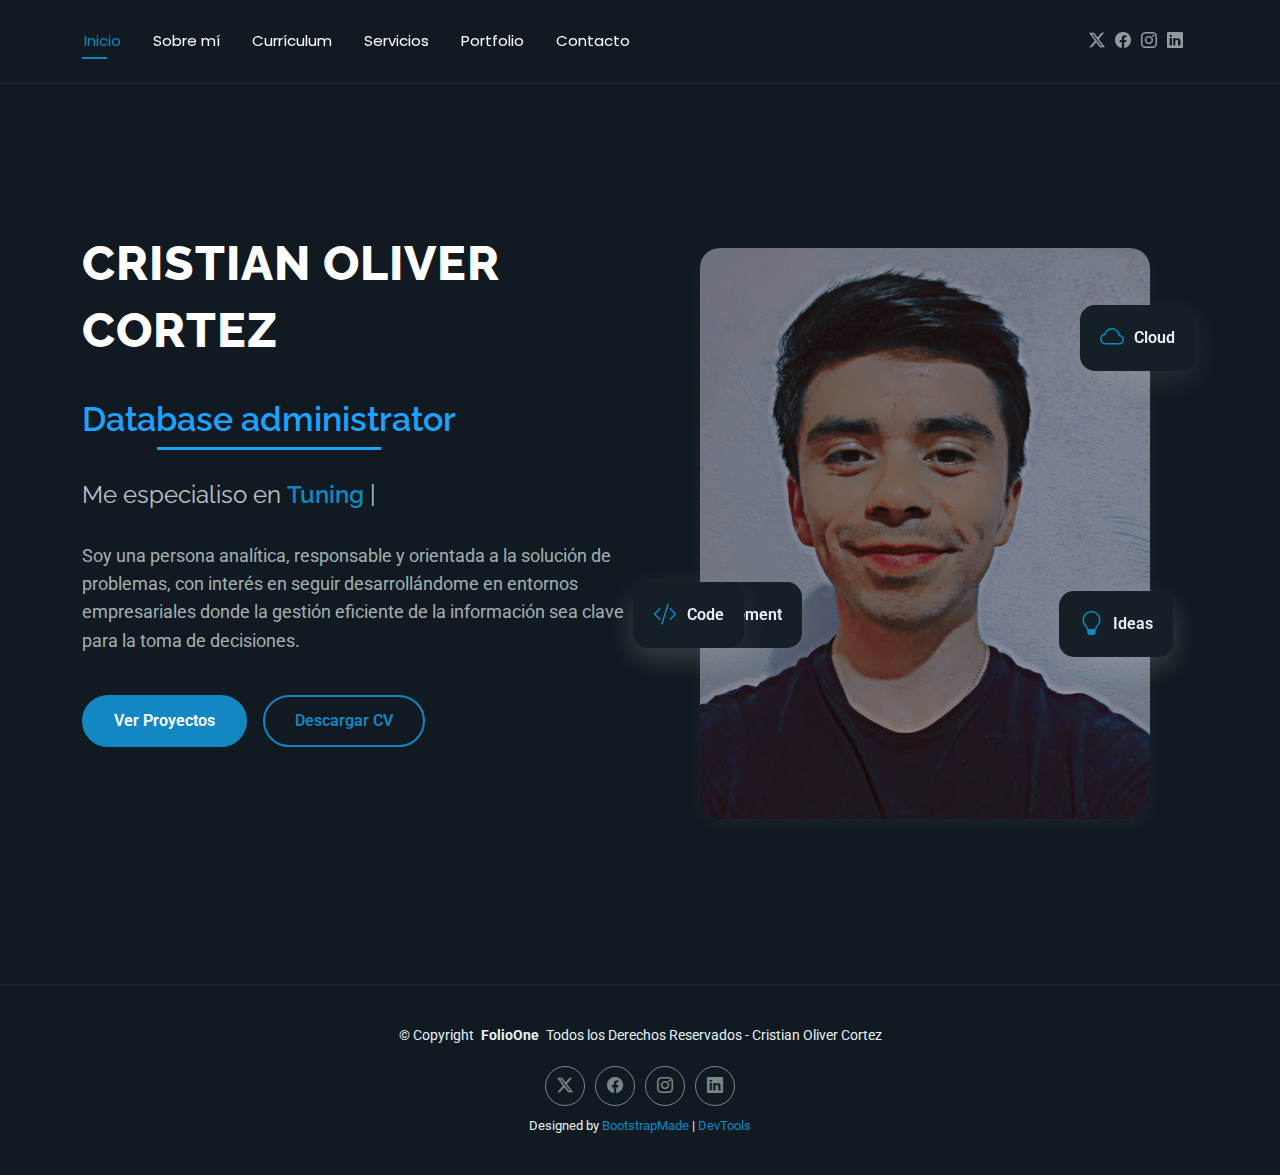
<file: index.html>
<!DOCTYPE html>
<html lang="es">

<head>
  <meta charset="utf-8">
  <meta content="width=device-width, initial-scale=1.0" name="viewport">
  <title>Database administrator</title>
<meta name="description" content="Portafolio profesional de Cristian Oliver Cortez, estudiante de Ingeniería en Sistemas Computacionales con enfoque en Cloud, IoT y Desarrollo Web.">
<meta name="keywords" content="Ingeniería en Sistemas, Cloud, AWS, IoT, Desarrollo Web, Bases de Datos">


  <!-- Favicons -->
  <link href="assets/img/favicoon.png" rel="icon">
  <link href="assets/img/apple-touch-icon.png" rel="apple-touch-icon">

  <!-- Fonts -->
  <link href="https://fonts.googleapis.com" rel="preconnect">
  <link href="https://fonts.gstatic.com" rel="preconnect" crossorigin>
  <link href="https://fonts.googleapis.com/css2?family=Roboto:ital,wght@0,100;0,300;0,400;0,500;0,700;0,900;1,100;1,300;1,400;1,500;1,700;1,900&family=Poppins:ital,wght@0,100;0,200;0,300;0,400;0,500;0,600;0,700;0,800;0,900;1,100;1,200;1,300;1,400;1,500;1,600;1,700;1,800;1,900&family=Raleway:ital,wght@0,100;0,200;0,300;0,400;0,500;0,600;0,700;0,800;0,900;1,100;1,200;1,300;1,400;1,500;1,600;1,700;1,800;1,900&display=swap" rel="stylesheet">

  <!-- Vendor CSS Files -->
  <link href="assets/vendor/bootstrap/css/bootstrap.min.css" rel="stylesheet">
  <link href="assets/vendor/bootstrap-icons/bootstrap-icons.css" rel="stylesheet">
  <link href="assets/vendor/aos/aos.css" rel="stylesheet">
  <link href="assets/vendor/swiper/swiper-bundle.min.css" rel="stylesheet">
  <link href="assets/vendor/glightbox/css/glightbox.min.css" rel="stylesheet">

  <!-- Main CSS File -->
  <link href="assets/css/main.css" rel="stylesheet">

  <!-- =======================================================
  * Template Name: FolioOne
  * Template URL: https://bootstrapmade.com/folioone-bootstrap-portfolio-website-template/
  * Updated: Aug 23 2025 with Bootstrap v5.3.7
  * Author: BootstrapMade.com
  * License: https://bootstrapmade.com/license/
  ======================================================== -->
</head>

<body class="index-page">

  <header id="header" class="header d-flex align-items-center light-background sticky-top">
    <div class="container position-relative d-flex align-items-center justify-content-between">

      <!-- <a href="index.html" class="logo d-flex align-items-center me-auto me-xl-0">
      <img src="assets/img/logo.webp" alt="">
      <h1 class="sitename">FolioOne</h1> 
    </a> -->

      <nav id="navmenu" class="navmenu">
        <ul>
          <li><a href="index.html" class="active">Inicio</a></li>
          <li><a href="about.html">Sobre mí</a></li>
          <li><a href="resume.html">Currículum</a></li>
          <li><a href="services.html">Servicios</a></li>
          <li><a href="portfolio.html">Portfolio</a></li>
          
          <li><a href="contact.html">Contacto</a></li>
        </ul>
        <i class="mobile-nav-toggle d-xl-none bi bi-list"></i>
      </nav>

      <div class="header-social-links">
        <a href="https://x.com/SebastinOl87069" class="twitter"><i class="bi bi-twitter-x"></i></a>
        <a href="https://www.facebook.com/share/1DVgxzbygT/" class="facebook"><i class="bi bi-facebook"></i></a>
        <a href="https://www.instagram.com/olivercortezcristian?igsh=MTBjOGdmbGx5YmtsZw==" class="instagram"><i class="bi bi-instagram"></i></a>
        <a href="https://www.linkedin.com/in/cristian-oliver-cortez-01213534a/" class="linkedin"><i class="bi bi-linkedin"></i></a>
      </div>

    </div>
  </header>

  <main class="main">

    <!-- Hero Section -->
    <section id="hero" class="hero section">

      <div class="container" data-aos="fade-up" data-aos-delay="100">

        <div class="row gy-4 align-items-center">
          <div class="col-lg-6 order-2 order-lg-1">
            <div class="hero-content">
              <h1 data-aos="fade-up" data-aos-delay="200"> <span class="hero-name">Cristian Oliver Cortez</span></h1>
              <h1 data-aos="fade-up" data-aos-delay="200"> <span class="hero-role"  text-align="center">Database administrator</span></h1> 
              <h2 data-aos="fade-up" data-aos-delay="300">Me especialiso en <span class="typed" data-typed-items="Tuning SQL, Seguridad en la nube, Migración de datos, Soporte técnico"></span></h2>
              <p data-aos="fade-up" data-aos-delay="400">Soy una persona analítica, responsable y orientada a la solución de problemas, con interés en seguir desarrollándome en entornos empresariales donde la gestión eficiente de la información sea clave para la toma de decisiones.</p>
              <div class="hero-actions" data-aos="fade-up" data-aos-delay="500">
  <a href="portfolio.html" class="btn btn-primary">Ver Proyectos</a>
  <a href="assets/docs/CV-Cristian-Oliver-Cortez.pdf" class="btn btn-outline" download>Descargar CV</a>
</div>

              <div class="social-links" data-aos="fade-up" data-aos-delay="600">
                <a href="https://x.com/SebastinOl87069"><i class="bi bi-twitter"></i></a>
                <a href="https://www.linkedin.com/in/cristian-oliver-cortez-01213534a/"><i class="bi bi-linkedin"></i></a>
                <a href="https://github.com/Cristian17467"><i class="bi bi-github"></i></a>
              </div>
            </div>
          </div>
          <div class="col-lg-6 order-1 order-lg-2">
            <div class="hero-image" data-aos="zoom-in" data-aos-delay="300">
              <div class="image-wrapper">
                <img src="assets/img/profile/profile.webp" alt="Sarah Mitchell" class="img-fluid">
                <div class="floating-elements">
                  <div class="floating-card design">
  <i class="bi bi-cloud"></i>
  <span>Cloud</span>
</div>

<div class="floating-card code">
  <i class="bi bi-code-slash"></i>
  <span>Development</span>
</div>

<div class="floating-card creativity">
  <i class="bi bi-cpu"></i>
  <span>IoT</span>
</div>

                  <div class="floating-card code" data-aos="fade-right" data-aos-delay="800">
                    <i class="bi bi-code-slash"></i>
                    <span>Code</span>
                  </div>
                  <div class="floating-card creativity" data-aos="fade-up" data-aos-delay="900">
                    <i class="bi bi-lightbulb"></i>
                    <span>Ideas</span>
                  </div>
                </div>
              </div>
            </div>
          </div>
        </div>

      </div>

    </section><!-- /Hero Section -->

  </main>

  <footer id="footer" class="footer">

    <div class="container">
      <div class="copyright text-center ">
        <p>© <span>Copyright</span> <strong class="px-1 sitename">FolioOne</strong> <span>Todos los Derechos Reservados - Cristian Oliver Cortez<br></span></p>
      </div>
      <div class="social-links d-flex justify-content-center">
        <a href="https://x.com/SebastinOl87069"><i class="bi bi-twitter-x"></i></a>
        <a href="https://www.facebook.com/share/1DVgxzbygT/"><i class="bi bi-facebook"></i></a>
        <a href="https://www.instagram.com/olivercortezcristian?igsh=MTBjOGdmbGx5YmtsZw=="><i class="bi bi-instagram"></i></a>
        <a href="https://www.linkedin.com/in/cristian-oliver-cortez-01213534a/"><i class="bi bi-linkedin"></i></a>
      </div>
      <div class="credits">
        <!-- All the links in the footer should remain intact. -->
        <!-- You can delete the links only if you've purchased the pro version. -->
        <!-- Licensing information: https://bootstrapmade.com/license/ -->
        <!-- Purchase the pro version with working PHP/AJAX contact form: [buy-url] -->
        Designed by <a href="https://bootstrapmade.com/">BootstrapMade</a> | <a href="https://bootstrapmade.com/tools/">DevTools</a>
      </div>
    </div>

  </footer>

  <!-- Scroll Top -->
  <a href="#" id="scroll-top" class="scroll-top d-flex align-items-center justify-content-center"><i class="bi bi-arrow-up-short"></i></a>

  <!-- Preloader -->
  <div id="preloader"></div>

  <!-- Vendor JS Files -->
  <script src="assets/vendor/bootstrap/js/bootstrap.bundle.min.js"></script>
  <script src="assets/vendor/php-email-form/validate.js"></script>
  <script src="assets/vendor/aos/aos.js"></script>
  <script src="assets/vendor/typed.js/typed.umd.js"></script>
  <script src="assets/vendor/waypoints/noframework.waypoints.js"></script>
  <script src="assets/vendor/purecounter/purecounter_vanilla.js"></script>
  <script src="assets/vendor/swiper/swiper-bundle.min.js"></script>
  <script src="assets/vendor/imagesloaded/imagesloaded.pkgd.min.js"></script>
  <script src="assets/vendor/isotope-layout/isotope.pkgd.min.js"></script>
  <script src="assets/vendor/glightbox/js/glightbox.min.js"></script>

  <!-- Main JS File -->
  <script src="assets/js/main.js"></script>

</body>

</html>
</file>
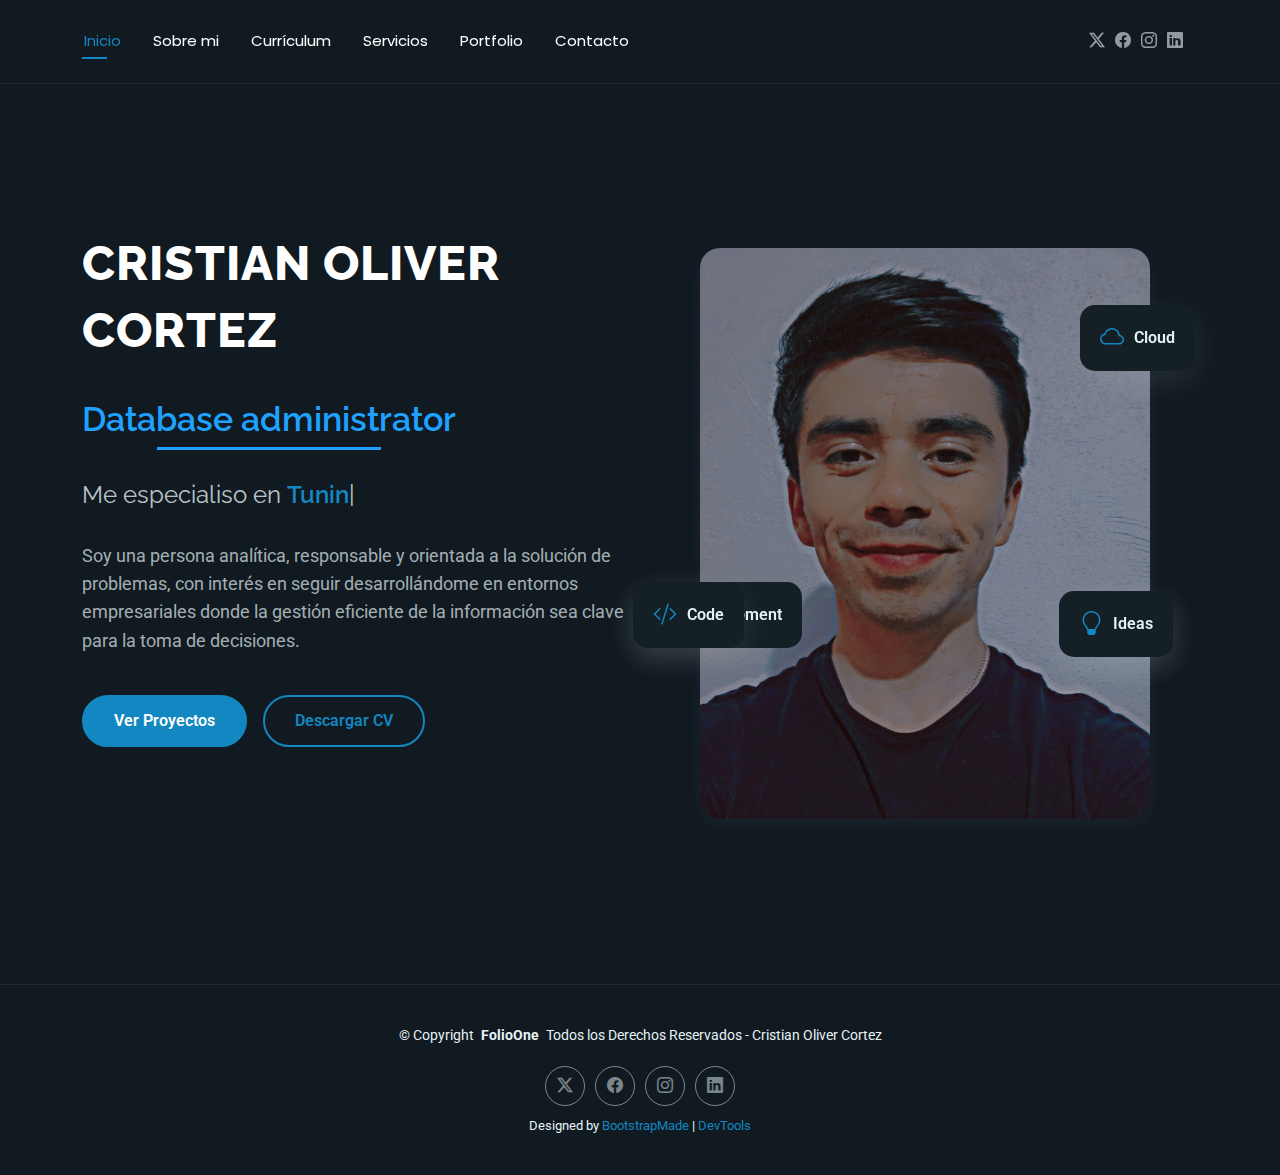
<file: FolioOne/index.html>
<!DOCTYPE html>
<html lang="es">

<head>
  <meta charset="utf-8">
  <meta content="width=device-width, initial-scale=1.0" name="viewport">
  <title>Database administrator</title>
<meta name="description" content="Portafolio profesional de Cristian Oliver Cortez, estudiante de Ingeniería en Sistemas Computacionales con enfoque en Cloud, IoT y Desarrollo Web.">
<meta name="keywords" content="Ingeniería en Sistemas, Cloud, AWS, IoT, Desarrollo Web, Bases de Datos">


  <!-- Favicons -->
  <link href="assets/img/favicon.png" rel="icon">
  <link href="assets/img/apple-touch-icon.png" rel="apple-touch-icon">

  <!-- Fonts -->
  <link href="https://fonts.googleapis.com" rel="preconnect">
  <link href="https://fonts.gstatic.com" rel="preconnect" crossorigin>
  <link href="https://fonts.googleapis.com/css2?family=Roboto:ital,wght@0,100;0,300;0,400;0,500;0,700;0,900;1,100;1,300;1,400;1,500;1,700;1,900&family=Poppins:ital,wght@0,100;0,200;0,300;0,400;0,500;0,600;0,700;0,800;0,900;1,100;1,200;1,300;1,400;1,500;1,600;1,700;1,800;1,900&family=Raleway:ital,wght@0,100;0,200;0,300;0,400;0,500;0,600;0,700;0,800;0,900;1,100;1,200;1,300;1,400;1,500;1,600;1,700;1,800;1,900&display=swap" rel="stylesheet">

  <!-- Vendor CSS Files -->
  <link href="assets/vendor/bootstrap/css/bootstrap.min.css" rel="stylesheet">
  <link href="assets/vendor/bootstrap-icons/bootstrap-icons.css" rel="stylesheet">
  <link href="assets/vendor/aos/aos.css" rel="stylesheet">
  <link href="assets/vendor/swiper/swiper-bundle.min.css" rel="stylesheet">
  <link href="assets/vendor/glightbox/css/glightbox.min.css" rel="stylesheet">

  <!-- Main CSS File -->
  <link href="assets/css/main.css" rel="stylesheet">

  <!-- =======================================================
  * Template Name: FolioOne
  * Template URL: https://bootstrapmade.com/folioone-bootstrap-portfolio-website-template/
  * Updated: Aug 23 2025 with Bootstrap v5.3.7
  * Author: BootstrapMade.com
  * License: https://bootstrapmade.com/license/
  ======================================================== -->
</head>

<body class="index-page">

  <header id="header" class="header d-flex align-items-center light-background sticky-top">
    <div class="container position-relative d-flex align-items-center justify-content-between">

      <!-- <a href="index.html" class="logo d-flex align-items-center me-auto me-xl-0">
      <img src="assets/img/logo.webp" alt="">
      <h1 class="sitename">FolioOne</h1> 
    </a> -->

      <nav id="navmenu" class="navmenu">
        <ul>
          <li><a href="index.html" class="active">Inicio</a></li>
          <li><a href="about.html">Sobre mi</a></li>
          <li><a href="resume.html">Currículum</a></li>
          <li><a href="services.html">Servicios</a></li>
          <li><a href="portfolio.html">Portfolio</a></li>
          
          <li><a href="contact.html">Contacto</a></li>
        </ul>
        <i class="mobile-nav-toggle d-xl-none bi bi-list"></i>
      </nav>

      <div class="header-social-links">
        <a href="https://x.com/SebastinOl87069" class="twitter"><i class="bi bi-twitter-x"></i></a>
        <a href="https://www.facebook.com/share/1DVgxzbygT/" class="facebook"><i class="bi bi-facebook"></i></a>
        <a href="https://www.instagram.com/olivercortezcristian?igsh=MTBjOGdmbGx5YmtsZw==" class="instagram"><i class="bi bi-instagram"></i></a>
        <a href="https://www.linkedin.com/in/cristian-oliver-cortez-01213534a/" class="linkedin"><i class="bi bi-linkedin"></i></a>
      </div>

    </div>
  </header>

  <main class="main">

    <!-- Hero Section -->
    <section id="hero" class="hero section">

      <div class="container" data-aos="fade-up" data-aos-delay="100">

        <div class="row gy-4 align-items-center">
          <div class="col-lg-6 order-2 order-lg-1">
            <div class="hero-content">
              <h1 data-aos="fade-up" data-aos-delay="200"> <span class="hero-name">Cristian Oliver Cortez</span></h1>
              <h1 data-aos="fade-up" data-aos-delay="200"> <span class="hero-role"  text-align="center">Database administrator</span></h1> 
              <h2 data-aos="fade-up" data-aos-delay="300">Me especialiso en <span class="typed" data-typed-items="Tuning SQL, Seguridad en la nube, Migración de datos, Soporte técnico"></span></h2>
              <p data-aos="fade-up" data-aos-delay="400">Soy una persona analítica, responsable y orientada a la solución de problemas, con interés en seguir desarrollándome en entornos empresariales donde la gestión eficiente de la información sea clave para la toma de decisiones.</p>
              <div class="hero-actions" data-aos="fade-up" data-aos-delay="500">
  <a href="portfolio.html" class="btn btn-primary">Ver Proyectos</a>
  <a href="assets/docs/CV-Cristian-Oliver-Cortez.pdf" class="btn btn-outline" download>Descargar CV</a>
</div>

              <div class="social-links" data-aos="fade-up" data-aos-delay="600">
                <a href="https://x.com/SebastinOl87069"><i class="bi bi-twitter"></i></a>
                <a href="https://www.linkedin.com/in/cristian-oliver-cortez-01213534a/"><i class="bi bi-linkedin"></i></a>
                <a href="https://github.com/Cristian17467"><i class="bi bi-github"></i></a>
              </div>
            </div>
          </div>
          <div class="col-lg-6 order-1 order-lg-2">
            <div class="hero-image" data-aos="zoom-in" data-aos-delay="300">
              <div class="image-wrapper">
                <img src="assets/img/profile/profile.webp" alt="Sarah Mitchell" class="img-fluid">
                <div class="floating-elements">
                  <div class="floating-card design">
  <i class="bi bi-cloud"></i>
  <span>Cloud</span>
</div>

<div class="floating-card code">
  <i class="bi bi-code-slash"></i>
  <span>Development</span>
</div>

<div class="floating-card creativity">
  <i class="bi bi-cpu"></i>
  <span>IoT</span>
</div>

                  <div class="floating-card code" data-aos="fade-right" data-aos-delay="800">
                    <i class="bi bi-code-slash"></i>
                    <span>Code</span>
                  </div>
                  <div class="floating-card creativity" data-aos="fade-up" data-aos-delay="900">
                    <i class="bi bi-lightbulb"></i>
                    <span>Ideas</span>
                  </div>
                </div>
              </div>
            </div>
          </div>
        </div>

      </div>

    </section><!-- /Hero Section -->

  </main>

  <footer id="footer" class="footer">

    <div class="container">
      <div class="copyright text-center ">
        <p>© <span>Copyright</span> <strong class="px-1 sitename">FolioOne</strong> <span>Todos los Derechos Reservados - Cristian Oliver Cortez<br></span></p>
      </div>
      <div class="social-links d-flex justify-content-center">
        <a href="https://x.com/SebastinOl87069"><i class="bi bi-twitter-x"></i></a>
        <a href="https://www.facebook.com/share/1DVgxzbygT/"><i class="bi bi-facebook"></i></a>
        <a href="https://www.instagram.com/olivercortezcristian?igsh=MTBjOGdmbGx5YmtsZw=="><i class="bi bi-instagram"></i></a>
        <a href="https://www.linkedin.com/in/cristian-oliver-cortez-01213534a/"><i class="bi bi-linkedin"></i></a>
      </div>
      <div class="credits">
        <!-- All the links in the footer should remain intact. -->
        <!-- You can delete the links only if you've purchased the pro version. -->
        <!-- Licensing information: https://bootstrapmade.com/license/ -->
        <!-- Purchase the pro version with working PHP/AJAX contact form: [buy-url] -->
        Designed by <a href="https://bootstrapmade.com/">BootstrapMade</a> | <a href="https://bootstrapmade.com/tools/">DevTools</a>
      </div>
    </div>

  </footer>

  <!-- Scroll Top -->
  <a href="#" id="scroll-top" class="scroll-top d-flex align-items-center justify-content-center"><i class="bi bi-arrow-up-short"></i></a>

  <!-- Preloader -->
  <div id="preloader"></div>

  <!-- Vendor JS Files -->
  <script src="assets/vendor/bootstrap/js/bootstrap.bundle.min.js"></script>
  <script src="assets/vendor/php-email-form/validate.js"></script>
  <script src="assets/vendor/aos/aos.js"></script>
  <script src="assets/vendor/typed.js/typed.umd.js"></script>
  <script src="assets/vendor/waypoints/noframework.waypoints.js"></script>
  <script src="assets/vendor/purecounter/purecounter_vanilla.js"></script>
  <script src="assets/vendor/swiper/swiper-bundle.min.js"></script>
  <script src="assets/vendor/imagesloaded/imagesloaded.pkgd.min.js"></script>
  <script src="assets/vendor/isotope-layout/isotope.pkgd.min.js"></script>
  <script src="assets/vendor/glightbox/js/glightbox.min.js"></script>

  <!-- Main JS File -->
  <script src="assets/js/main.js"></script>

</body>

</html>
</file>
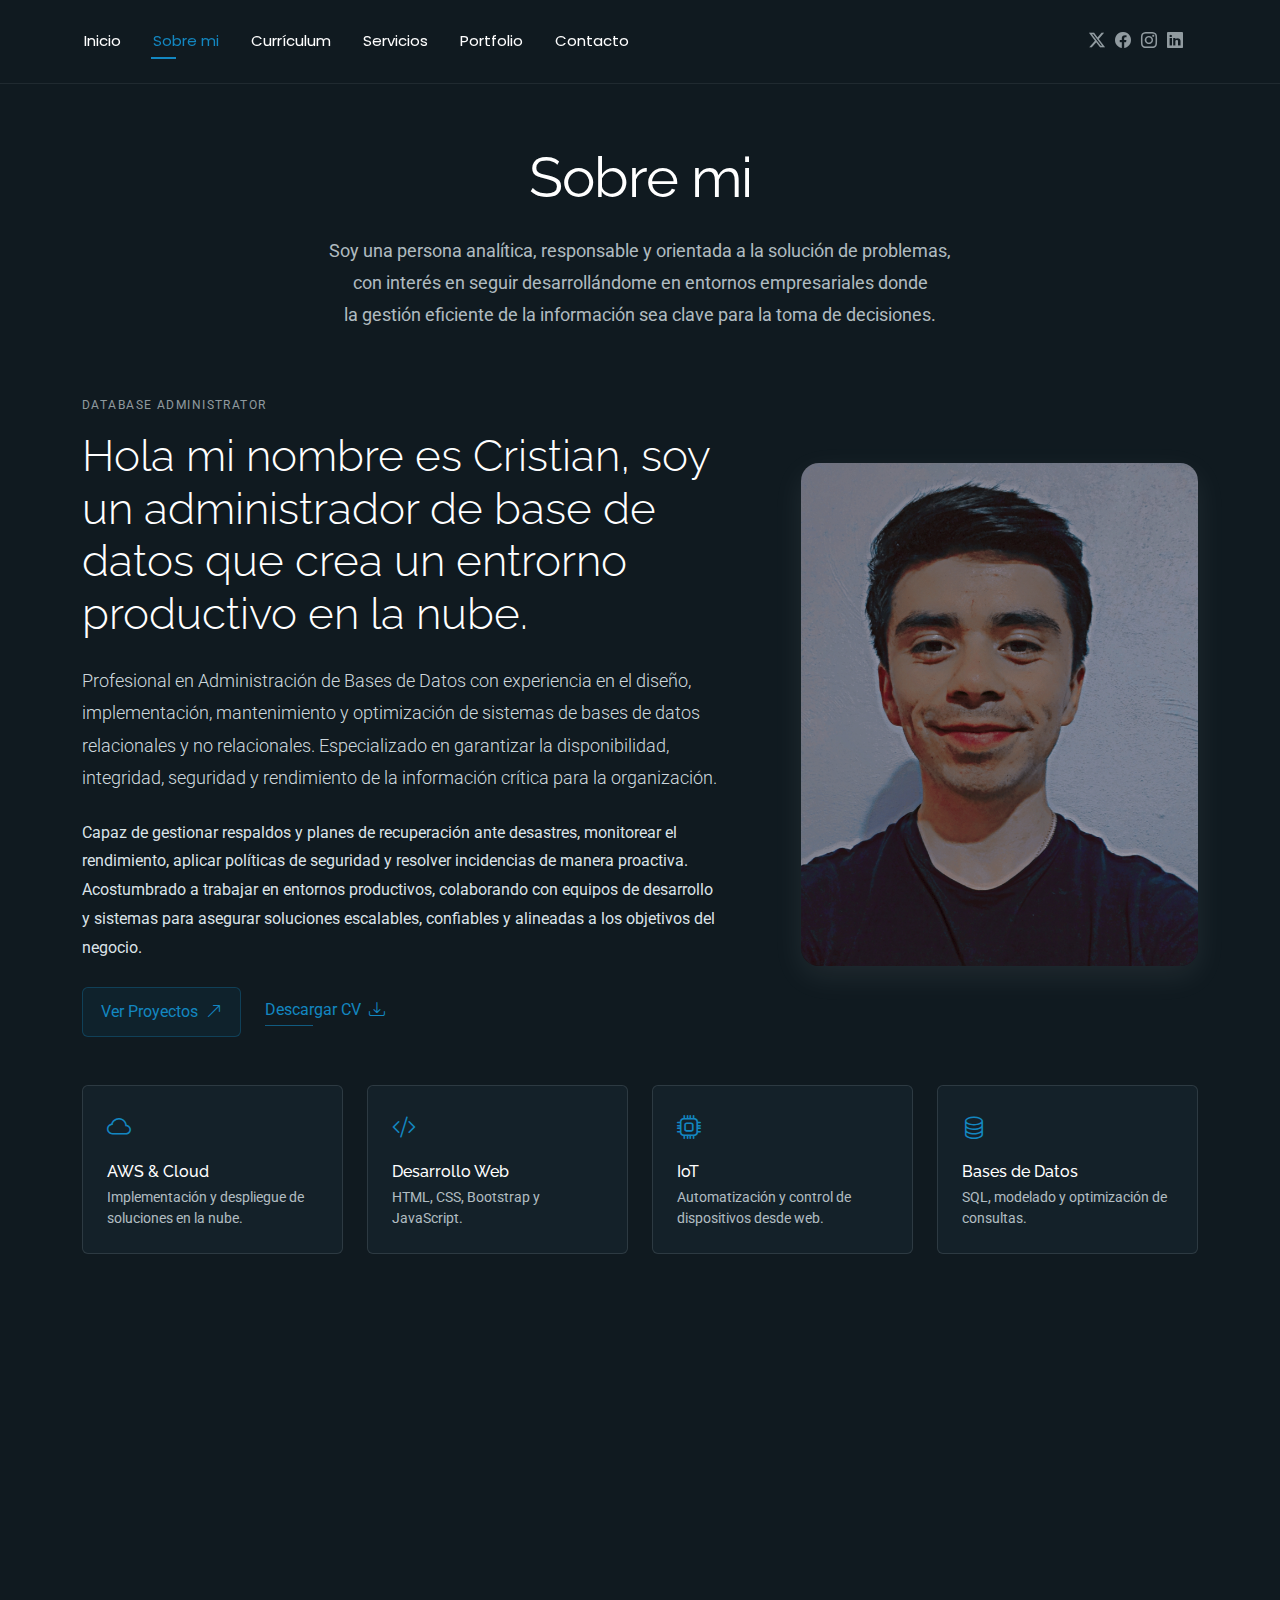
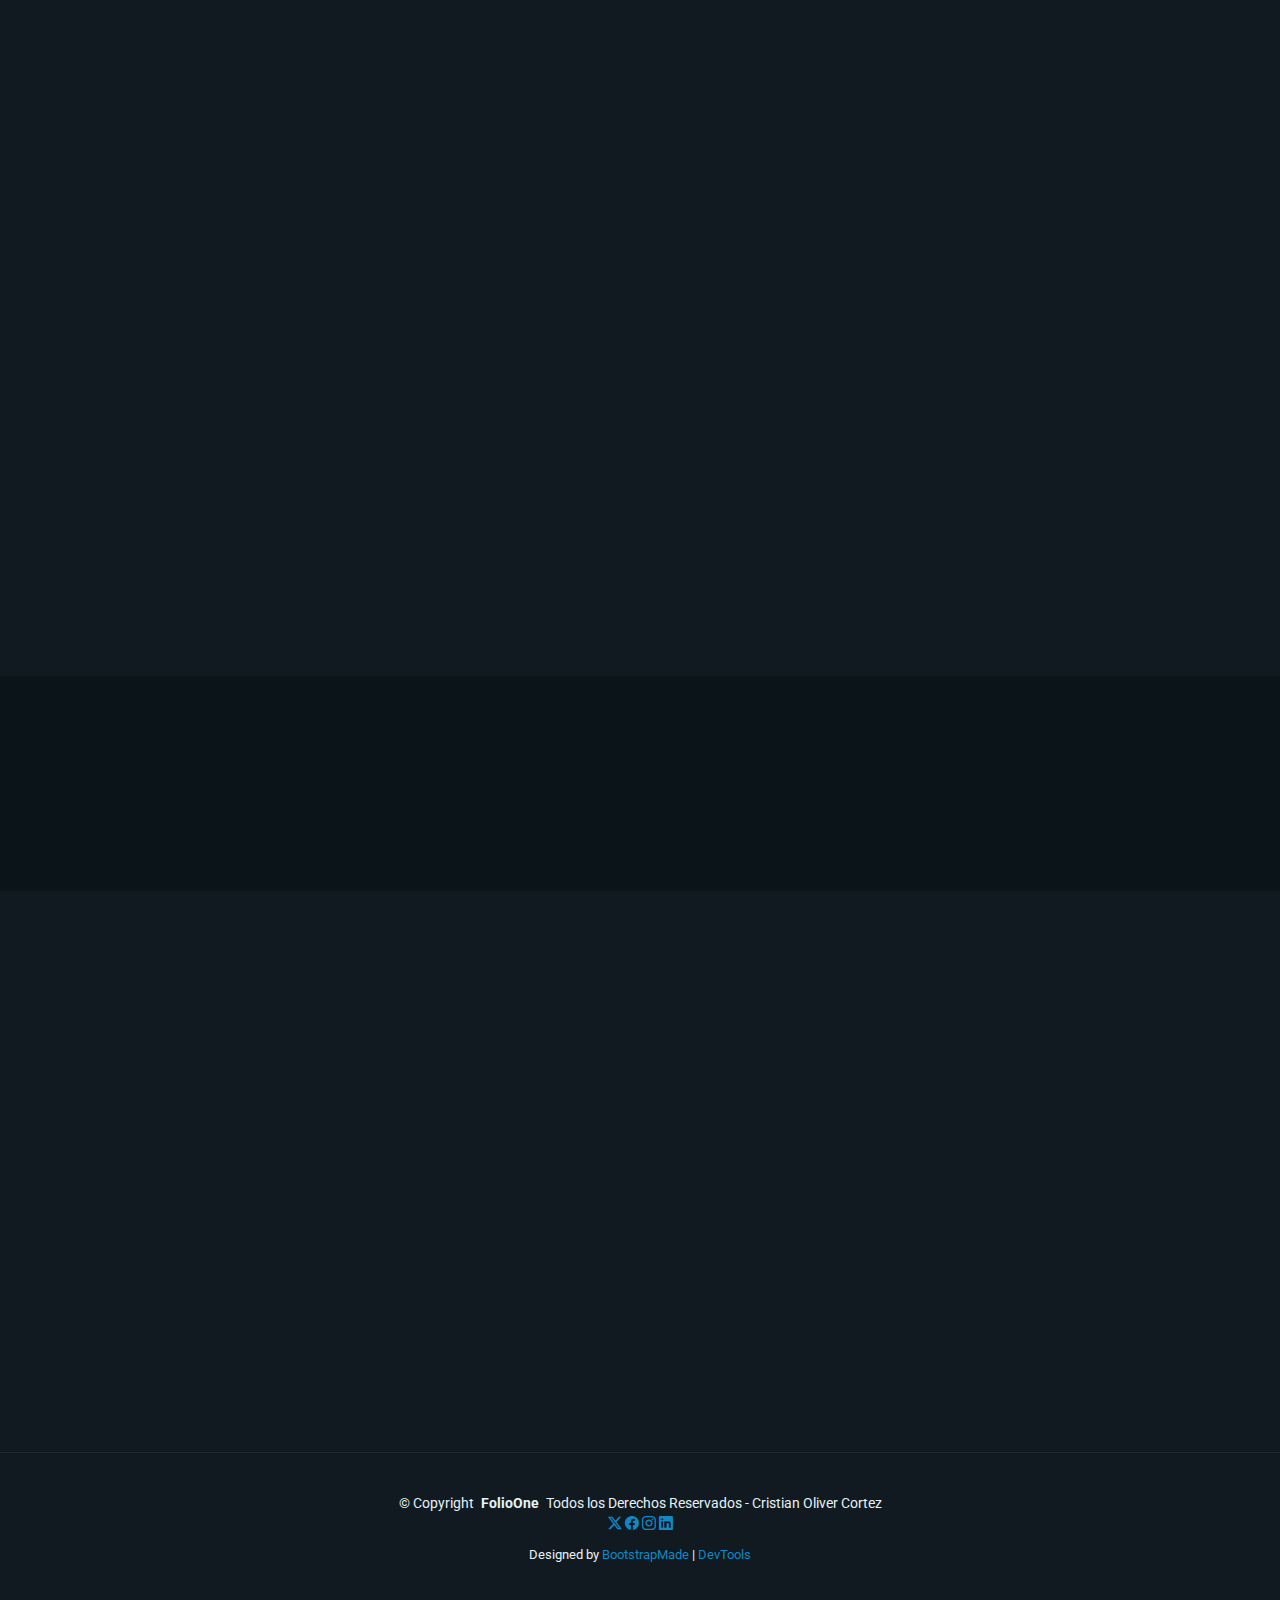
<file: about.html>
<!DOCTYPE html>
<html lang="es">

<head>
  <meta charset="utf-8">
  <meta content="width=device-width, initial-scale=1.0" name="viewport">
  <title>Sobre mi - Database administrator</title>
  <meta name="description" content="">
  <meta name="keywords" content="">

  <!-- Favicons -->
  <link href="assets/img/favicon.png" rel="icon">
  <link href="assets/img/apple-touch-icon.png" rel="apple-touch-icon">

  <!-- Fonts -->
  <link href="https://fonts.googleapis.com" rel="preconnect">
  <link href="https://fonts.gstatic.com" rel="preconnect" crossorigin>
  <link href="https://fonts.googleapis.com/css2?family=Roboto:ital,wght@0,100;0,300;0,400;0,500;0,700;0,900;1,100;1,300;1,400;1,500;1,700;1,900&family=Poppins:ital,wght@0,100;0,200;0,300;0,400;0,500;0,600;0,700;0,800;0,900;1,100;1,200;1,300;1,400;1,500;1,600;1,700;1,800;1,900&family=Raleway:ital,wght@0,100;0,200;0,300;0,400;0,500;0,600;0,700;0,800;0,900;1,100;1,200;1,300;1,400;1,500;1,600;1,700;1,800;1,900&display=swap" rel="stylesheet">

  <!-- Vendor CSS Files -->
  <link href="assets/vendor/bootstrap/css/bootstrap.min.css" rel="stylesheet">
  <link href="assets/vendor/bootstrap-icons/bootstrap-icons.css" rel="stylesheet">
  <link href="assets/vendor/aos/aos.css" rel="stylesheet">
  <link href="assets/vendor/swiper/swiper-bundle.min.css" rel="stylesheet">
  <link href="assets/vendor/glightbox/css/glightbox.min.css" rel="stylesheet">

  <!-- Main CSS File -->
  <link href="assets/css/main.css" rel="stylesheet">

  <!-- =======================================================
  * Template Name: FolioOne
  * Template URL: https://bootstrapmade.com/folioone-bootstrap-portfolio-website-template/
  * Updated: Aug 23 2025 with Bootstrap v5.3.7
  * Author: BootstrapMade.com
  * License: https://bootstrapmade.com/license/
  ======================================================== -->
</head>

<body class="about-page">

  <header id="header" class="header d-flex align-items-center light-background sticky-top">
    <div class="container position-relative d-flex align-items-center justify-content-between">

      <!-- <a href="index.html" class="logo d-flex align-items-center me-auto me-xl-0">
      <img src="assets/img/logo.webp" alt="">
      <h1 class="sitename">FolioOne</h1> 
    </a> -->

      <nav id="navmenu" class="navmenu">
        <ul>
          <li><a href="index.html">Inicio</a></li>
          <li><a href="about.html" class="active">Sobre mi</a></li>
          <li><a href="resume.html">Currículum</a></li>
          <li><a href="services.html">Servicios</a></li>
          <li><a href="portfolio.html">Portfolio</a></li>
          
          <li><a href="contact.html">Contacto</a></li>
        </ul>
        <i class="mobile-nav-toggle d-xl-none bi bi-list"></i>
      </nav>

     <div class="header-social-links">
        <a href="https://x.com/SebastinOl87069" class="twitter"><i class="bi bi-twitter-x"></i></a>
        <a href="https://www.facebook.com/share/1DVgxzbygT/" class="facebook"><i class="bi bi-facebook"></i></a>
        <a href="https://www.instagram.com/olivercortezcristian?igsh=MTBjOGdmbGx5YmtsZw==" class="instagram"><i class="bi bi-instagram"></i></a>
        <a href="https://www.linkedin.com/in/cristian-oliver-cortez-01213534a/" class="linkedin"><i class="bi bi-linkedin"></i></a>
      </div>

    </div>
  </header>

  <main class="main">

    <!-- About Section -->
    <section id="about" class="about section">

      <!-- Section Title -->
      <div class="container section-title" data-aos="fade-up">
        <h2>Sobre mi</h2>
        <p>Soy una persona analítica, responsable y orientada a la solución de problemas, con interés en seguir desarrollándome en entornos empresariales donde la gestión eficiente de la información sea clave para la toma de decisiones.</p>
      </div><!-- End Section Title -->

      <div class="container" data-aos="fade-up" data-aos-delay="100">

        <!-- Intro + Photo -->
        <div class="row align-items-center justify-content-between gy-5 mb-5">
          <div class="col-lg-7" data-aos="fade-right" data-aos-delay="150">
            <div class="intro-content">
              <span class="eyebrow">Database Administrator</span>
              <h2 class="headline">Hola mi nombre es Cristian, soy un administrador de base de datos que crea un entrorno productivo en la nube.</h2>
              <p class="lead">
                Profesional en Administración de Bases de Datos con experiencia en el diseño, implementación, mantenimiento y optimización de sistemas de bases de datos relacionales y no relacionales. Especializado en garantizar la disponibilidad, integridad, seguridad y rendimiento de la información crítica para la organización.
              </p>
              <p>
                Capaz de gestionar respaldos y planes de recuperación ante desastres, monitorear el rendimiento, aplicar políticas de seguridad y resolver incidencias de manera proactiva. Acostumbrado a trabajar en entornos productivos, colaborando con equipos de desarrollo y sistemas para asegurar soluciones escalables, confiables y alineadas a los objetivos del negocio.
              </p>

              <div class="cta-group">
                <a href="portfolio.html" class="btn-ghost">
  Ver Proyectos <i class="bi bi-arrow-up-right"></i>
</a>

                <a href="assets/docs/CV-Cristian-Oliver-Cortez.pdf" class="link-underline" download>
  Descargar CV <i class="bi bi-download"></i>
</a>

              </div>
            </div>
          </div>

          <div class="col-lg-5" data-aos="zoom-in" data-aos-delay="250">
            <figure class="profile-figure text-center text-lg-end">
              <img src="assets/img/profile/profile.webp" alt="Portafolio Cristian Oliver Cortez - Database Administrator" class="img-fluid profile-photo">
            </figure>
          </div>
        </div>
        <!-- End Intro + Photo -->

        <!-- Skills Grid -->
        <div class="mb-5">
          <div class="row g-4">
           <div class="col-6 col-md-4 col-lg-3">
  <div class="skill-item">
    <i class="bi bi-cloud"></i>
    <h3>AWS & Cloud</h3>
    <p>Implementación y despliegue de soluciones en la nube.</p>
  </div>
</div>

<div class="col-6 col-md-4 col-lg-3">
  <div class="skill-item">
    <i class="bi bi-code-slash"></i>
    <h3>Desarrollo Web</h3>
    <p>HTML, CSS, Bootstrap y JavaScript.</p>
  </div>
</div>

<div class="col-6 col-md-4 col-lg-3">
  <div class="skill-item">
    <i class="bi bi-cpu"></i>
    <h3>IoT</h3>
    <p>Automatización y control de dispositivos desde web.</p>
  </div>
</div>

<div class="col-6 col-md-4 col-lg-3">
  <div class="skill-item">
    <i class="bi bi-database"></i>
    <h3>Bases de Datos</h3>
    <p>SQL, modelado y optimización de consultas.</p>
  </div>
</div>
          </div>
        </div>
        <!-- End Skills Grid -->

        <!-- Journey Timeline -->
        <div class="mb-5">
          <div class="row g-4">
            <div class="col-md-6 col-lg-3" data-aos="fade-up" data-aos-delay="120">
              <article class="timeline-item">
                <span class="dot"></span>
               <time>2022</time>
<h4>Inicio Ingeniería en Sistemas</h4>
<p>Formación en programación, bases de datos y redes.</p>

              </article>
            </div>
            <div class="col-md-6 col-lg-3" data-aos="fade-up" data-aos-delay="180">
              <article class="timeline-item">
                <span class="dot"></span>
                <time>2023</time>
<h4>Proyectos Web y Bases de Datos</h4>
<p>Desarrollo de aplicaciones web y modelado SQL.</p>

              </article>
            </div>
            <div class="col-md-6 col-lg-3" data-aos="fade-up" data-aos-delay="240">
              <article class="timeline-item">
                <span class="dot"></span>
                <time>2024</time>
<h4>Proyectos IoT</h4>
<p>Implementación de sistemas de automatización conectados a la nube.</p>

              </article>
            </div>
            <div class="col-md-6 col-lg-3" data-aos="fade-up" data-aos-delay="300">
              <article class="timeline-item">
                <span class="dot"></span>
                <time>2025</time>
<h4>Cloud Computing (AWS)</h4>
<p>Despliegue de soluciones en la nube y fundamentos de arquitectura cloud.</p>

              </article>
            </div>
          </div>
        </div>
        <!-- End Journey Timeline -->

        <!-- Quote -->
        <blockquote class="personal-quote text-center mb-5" data-aos="fade-down" data-aos-delay="200">
          <p>"Transformando ideas en soluciones tecnológicas eficientes y escalables."</p>
        </blockquote>
        <!-- End Quote -->

        <!-- Fun Facts -->
        <div class="row g-3 justify-content-center">
          <div class="col-6 col-md-3 col-lg-2" data-aos="zoom-in" data-aos-delay="120">
            <div class="fact-pill">
              <i class="bi bi-magic"></i>
              <span>Minimalism</span>
            </div>
          </div>
          <div class="col-6 col-md-3 col-lg-2" data-aos="zoom-in" data-aos-delay="160">
            <div class="fact-pill">
              <i class="bi bi-headphones"></i>
              <span>Lo-fi Beats</span>
            </div>
          </div>
          <div class="col-6 col-md-3 col-lg-2" data-aos="zoom-in" data-aos-delay="200">
            <div class="fact-pill">
              <i class="bi bi-geo-alt"></i>
              <span>City Walks</span>
            </div>
          </div>
          <div class="col-6 col-md-3 col-lg-2" data-aos="zoom-in" data-aos-delay="240">
            <div class="fact-pill">
              <i class="bi bi-brush"></i>
              <span>Sketching</span>
            </div>
          </div>
        </div>
        <!-- End Fun Facts -->

      </div>

    </section><!-- /About Section -->

    <!-- Skills Section -->
    <section id="skills" class="skills section">

      <!-- Section Title -->
      <div class="container section-title" data-aos="fade-up">
        <h2>Habilidaes</h2>
        <p>Cuento con una variedad de hbilidades</p>
      </div><!-- End Section Title -->

      <div class="container" data-aos="fade-up" data-aos-delay="100">

        <div class="row g-4 skills-animation">

          <div class="col-md-6 col-lg-3" data-aos="fade-up" data-aos-delay="100">
            <div class="skill-box">
              <h3>Desarrollo Web</h3>
              <p>HTML5, CSS3, Bootstrap, JavaScript y diseño responsivo.</p>
              <span class="text-end d-block">90%</span>
              <div class="progress">
                <div class="progress-bar" role="progressbar" aria-valuenow="90" aria-valuemin="0" aria-valuemax="100"></div>
              </div>
            </div>
          </div>

          <div class="col-md-6 col-lg-3" data-aos="fade-up" data-aos-delay="200">
            <div class="skill-box">
              <h3>AWS & Cloud</h3>
              <p>EC2, S3, IAM, Lambda y despliegue de aplicaciones.</p>
              <span class="text-end d-block">90%</span>
              <div class="progress">
                <div class="progress-bar" role="progressbar" aria-valuenow="95" aria-valuemin="0" aria-valuemax="100"></div>
              </div>
            </div>
          </div>

          <div class="col-md-6 col-lg-3" data-aos="fade-up" data-aos-delay="300">
            <div class="skill-box">
              <h3>Bases de Datos</h3>
              <p>MySQL, SQL Server, modelado ER y consultas avanzadas.</p>
              <span class="text-end d-block">80%</span>
              <div class="progress">
                <div class="progress-bar" role="progressbar" aria-valuenow="80" aria-valuemin="0" aria-valuemax="100"></div>
              </div>
            </div>
          </div>

          <div class="col-md-6 col-lg-3" data-aos="fade-up" data-aos-delay="400">
            <div class="skill-box">
              <h3>IoT</h3>
              <p>Automatización, integración web con sensores y actuadores.</p>
              <span class="text-end d-block">55%</span>
              <div class="progress">
                <div class="progress-bar" role="progressbar" aria-valuenow="55" aria-valuemin="0" aria-valuemax="100">
                </div>
              </div>
            </div>
          </div>

        </div>

      </div>

    </section><!-- /Skills Section -->

    <!-- Stats Section -->
    <section id="stats" class="stats section dark-background">

      <div class="container" data-aos="fade-up" data-aos-delay="100">

        <div class="row align-items-center">
          <div class="col-lg-4" data-aos="fade-up" data-aos-delay="200">
            <div class="avatars d-flex align-items-center">
              <img src="assets/img/person/person-m-2.webp" alt="Avatar 1" class="rounded-circle" loading="lazy">
              <img src="assets/img/person/person-m-3.webp" alt="Avatar 2" class="rounded-circle" loading="lazy">
              <img src="assets/img/person/person-f-5.webp" alt="Avatar 3" class="rounded-circle" loading="lazy">
              <img src="assets/img/person/person-m-5.webp" alt="Avatar 4" class="rounded-circle" loading="lazy">
            </div>
          </div>

          <div class="col-lg-8">
            <div class="row counters">
              <div class="col-md-4" data-aos="fade-up" data-aos-delay="300">
                <h2><span data-purecounter-start="0" data-purecounter-end="185" data-purecounter-duration="1" class="purecounter"></span>+</h2>
                <p>Nemo enim ipsam</p>
              </div>

              <div class="col-md-4" data-aos="fade-up" data-aos-delay="400">
                <h2><span data-purecounter-start="0" data-purecounter-end="32" data-purecounter-duration="1" class="purecounter"></span>K</h2>
                <p>Voluptatem sequi</p>
              </div>

              <div class="col-md-4" data-aos="fade-up" data-aos-delay="500">
                <h2><span data-purecounter-start="0" data-purecounter-end="128" data-purecounter-duration="1" class="purecounter"></span>+</h2>
                <p>Dolor sit consectetur</p>
              </div>
            </div>
          </div>
        </div>
      </div>

    </section><!-- /Stats Section -->

    <!-- Testimonials Section -->
    <section id="testimonials" class="testimonials section">

      <!-- Section Title -->
      <div class="container section-title" data-aos="fade-up">
        <h2>Testimonios</h2>
        <p>Testimonios de trabajo</p>
      </div><!-- End Section Title -->

      <div class="container" data-aos="fade-up" data-aos-delay="100">

        <div class="swiper init-swiper">
          <script type="application/json" class="swiper-config">
            {
              "loop": true,
              "speed": 600,
              "autoplay": {
                "delay": 5000
              },
              "slidesPerView": "auto",
              "pagination": {
                "el": ".swiper-pagination",
                "type": "bullets",
                "clickable": true
              }
            }
          </script>
          <div class="swiper-wrapper">

            <div class="swiper-slide">
              <div class="testimonial-item">
                <div class="row gy-4 justify-content-center">
                  <div class="col-lg-6">
                    <div class="testimonial-content">
                      <p>
                        <i class="bi bi-quote quote-icon-left"></i>
                        <span>“El DBA mostró dominio técnico en políticas de seguridad, respaldos y control de accesos. La documentación estaba actualizada y las bases de datos cumplían con buenas prácticas y estándares profesionales.”</span>
                        <i class="bi bi-quote quote-icon-right"></i>
                      </p>
                      <h3>Saul Goodman</h3>
                      <h4>Ceo &amp; Founder</h4>
                      <div class="stars">
                        <i class="bi bi-star-fill"></i><i class="bi bi-star-fill"></i><i class="bi bi-star-fill"></i><i class="bi bi-star-fill"></i><i class="bi bi-star-fill"></i>
                      </div>
                    </div>
                  </div>
                  <div class="col-lg-2 text-center">
                    <img src="assets/img/person/person-m-9.webp" class="img-fluid testimonial-img" alt="">
                  </div>
                </div>
              </div>
            </div><!-- End testimonial item -->

            <div class="swiper-slide">
              <div class="testimonial-item">
                <div class="row gy-4 justify-content-center">
                  <div class="col-lg-6">
                    <div class="testimonial-content">
                      <p>
                        <i class="bi bi-quote quote-icon-left"></i>
                        <span>“Trabajar con él/ella fue muy positivo. Siempre estuvo dispuesto/a a colaborar con el equipo, especialmente en la resolución de incidencias relacionadas con consultas lentas, respaldos y restauraciones. Tiene un enfoque muy ordenado y metódico.”</span>
                        <i class="bi bi-quote quote-icon-right"></i>
                      </p>
                      <h3>Sara Wilsson</h3>
                      <h4>Designer</h4>
                      <div class="stars">
                        <i class="bi bi-star-fill"></i><i class="bi bi-star-fill"></i><i class="bi bi-star-fill"></i><i class="bi bi-star-fill"></i><i class="bi bi-star-fill"></i>
                      </div>
                    </div>
                  </div>
                  <div class="col-lg-2 text-center">
                    <img src="assets/img/person/person-f-5.webp" class="img-fluid testimonial-img" alt="">
                  </div>
                </div>
              </div>
            </div><!-- End testimonial item -->

            <div class="swiper-slide">
              <div class="testimonial-item">
                <div class="row gy-4 justify-content-center">
                  <div class="col-lg-6">
                    <div class="testimonial-content">
                      <p>
                        <i class="bi bi-quote quote-icon-left"></i>
                        <span>“Demostró un alto nivel de responsabilidad en la administración de las bases de datos. Siempre mantuvo la información segura, disponible y optimizada. Su capacidad para anticipar fallos y aplicar soluciones preventivas fue clave para la estabilidad de nuestros sistemas.”</span>
                        <i class="bi bi-quote quote-icon-right"></i>
                      </p>
                      <h3>Jena Karlis</h3>
                      <h4>Store Owner</h4>
                      <div class="stars">
                        <i class="bi bi-star-fill"></i><i class="bi bi-star-fill"></i><i class="bi bi-star-fill"></i><i class="bi bi-star-fill"></i><i class="bi bi-star-fill"></i>
                      </div>
                    </div>
                  </div>
                  <div class="col-lg-2 text-center">
                    <img src="assets/img/person/person-f-12.webp" class="img-fluid testimonial-img" alt="">
                  </div>
                </div>
              </div>
            </div><!-- End testimonial item -->

            <div class="swiper-slide">
              <div class="testimonial-item">
                <div class="row gy-4 justify-content-center">
                  <div class="col-lg-6">
                    <div class="testimonial-content">
                      <p>
                        <i class="bi bi-quote quote-icon-left"></i>
                        <span>“Gracias a su trabajo, los sistemas funcionaron de manera estable y confiable. Siempre atendió nuestras solicitudes con rapidez y profesionalismo, asegurando que la información estuviera disponible cuando la necesitábamos.”</span>
                        <i class="bi bi-quote quote-icon-right"></i>
                      </p>
                      <h3>John Larson</h3>
                      <h4>Entrepreneur</h4>
                      <div class="stars">
                        <i class="bi bi-star-fill"></i><i class="bi bi-star-fill"></i><i class="bi bi-star-fill"></i><i class="bi bi-star-fill"></i><i class="bi bi-star-fill"></i>
                      </div>
                    </div>
                  </div>
                  <div class="col-lg-2 text-center">
                    <img src="assets/img/person/person-m-12.webp" class="img-fluid testimonial-img" alt="">
                  </div>
                </div>
              </div>
            </div><!-- End testimonial item -->

          </div>
          <div class="swiper-pagination"></div>
        </div>

      </div>

    </section><!-- /Testimonials Section -->

  </main>

  <footer id="footer" class="footer">

    <div class="container">
      <div class="copyright text-center ">
        <p>© <span>Copyright</span> <strong class="px-1 sitename">FolioOne</strong> <span>Todos los Derechos Reservados - Cristian Oliver Cortez<br></span></p>
      <div class="header-social-links">
        <a href="https://x.com/SebastinOl87069" class="twitter"><i class="bi bi-twitter-x"></i></a>
        <a href="https://www.facebook.com/share/1DVgxzbygT/" class="facebook"><i class="bi bi-facebook"></i></a>
        <a href="https://www.instagram.com/olivercortezcristian?igsh=MTBjOGdmbGx5YmtsZw==" class="instagram"><i class="bi bi-instagram"></i></a>
        <a href="https://www.linkedin.com/in/cristian-oliver-cortez-01213534a/" class="linkedin"><i class="bi bi-linkedin"></i></a>
      </div>
      <div class="credits">
        <!-- All the links in the footer should remain intact. -->
        <!-- You can delete the links only if you've purchased the pro version. -->
        <!-- Licensing information: https://bootstrapmade.com/license/ -->
        <!-- Purchase the pro version with working PHP/AJAX contact form: [buy-url] -->
        Designed by <a href="https://bootstrapmade.com/">BootstrapMade</a> | <a href="https://bootstrapmade.com/tools/">DevTools</a>
      </div>
    </div>

  </footer>

  <!-- Scroll Top -->
  <a href="#" id="scroll-top" class="scroll-top d-flex align-items-center justify-content-center"><i class="bi bi-arrow-up-short"></i></a>

  <!-- Preloader -->
  <div id="preloader"></div>

  <!-- Vendor JS Files -->
  <script src="assets/vendor/bootstrap/js/bootstrap.bundle.min.js"></script>
  <script src="assets/vendor/php-email-form/validate.js"></script>
  <script src="assets/vendor/aos/aos.js"></script>
  <script src="assets/vendor/typed.js/typed.umd.js"></script>
  <script src="assets/vendor/waypoints/noframework.waypoints.js"></script>
  <script src="assets/vendor/purecounter/purecounter_vanilla.js"></script>
  <script src="assets/vendor/swiper/swiper-bundle.min.js"></script>
  <script src="assets/vendor/imagesloaded/imagesloaded.pkgd.min.js"></script>
  <script src="assets/vendor/isotope-layout/isotope.pkgd.min.js"></script>
  <script src="assets/vendor/glightbox/js/glightbox.min.js"></script>

  <!-- Main JS File -->
  <script src="assets/js/main.js"></script>

</body>

</html>
</file>
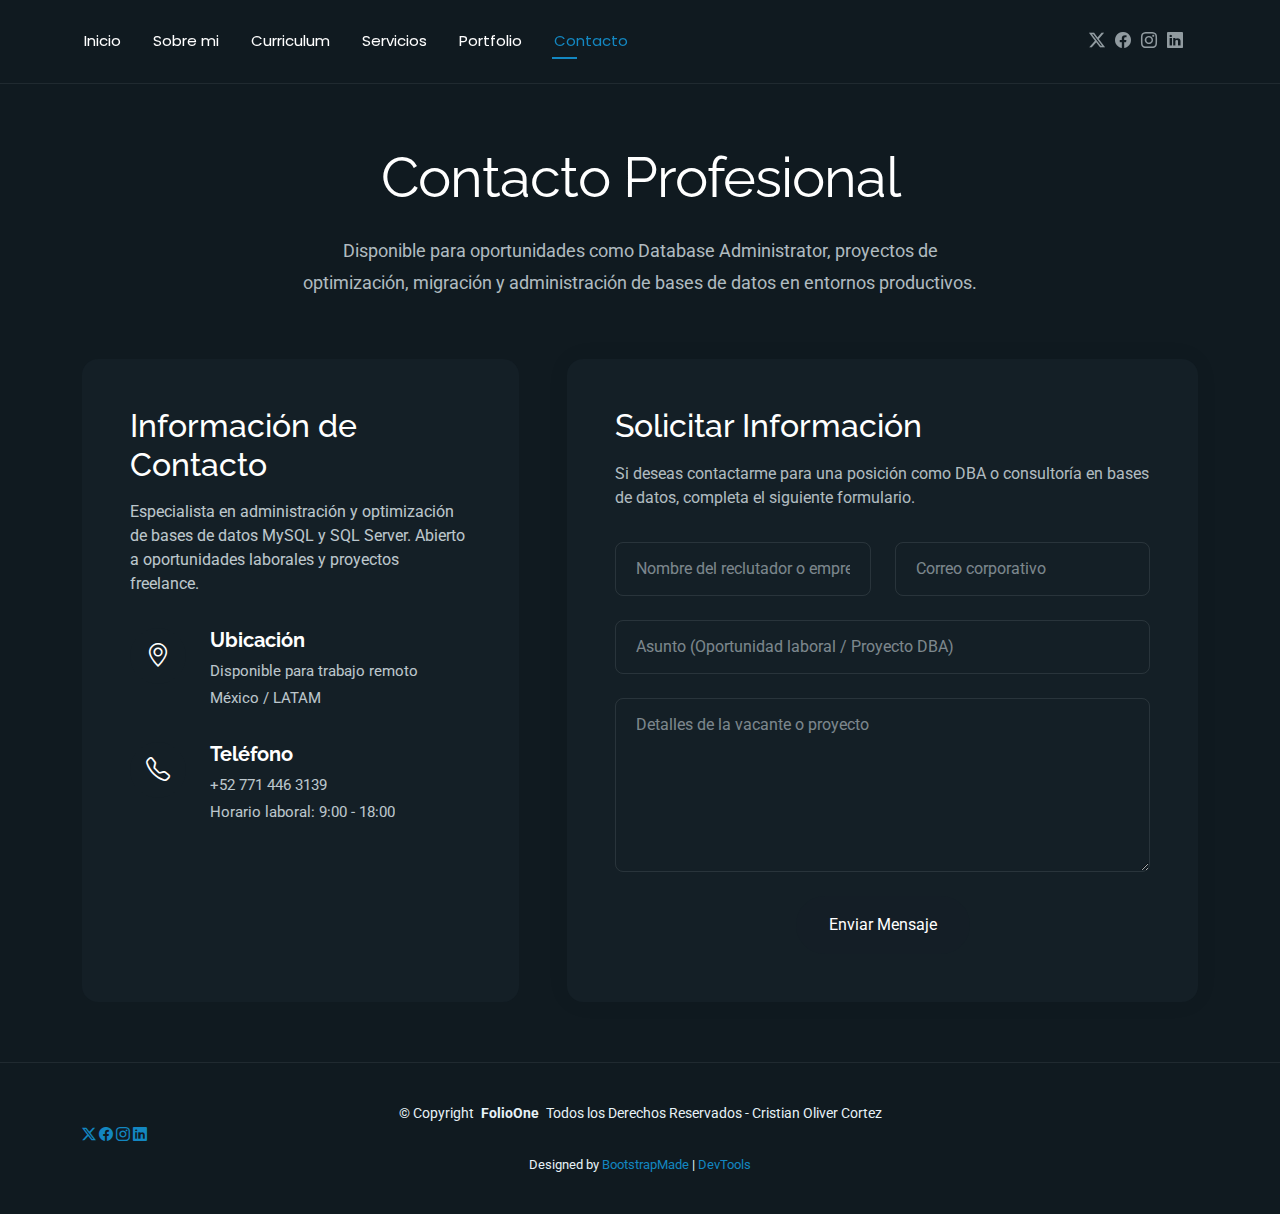
<file: contact.html>
<!DOCTYPE html>
<html lang="es">

<head>
  <meta charset="utf-8">
  <meta content="width=device-width, initial-scale=1.0" name="viewport">
  <title>Contacto - Database administrator</title>
  <meta name="description" content="">
  <meta name="keywords" content="">

  <!-- Favicons -->
  <link href="assets/img/favicon.png" rel="icon">
  <link href="assets/img/apple-touch-icon.png" rel="apple-touch-icon">

  <!-- Fonts -->
  <link href="https://fonts.googleapis.com" rel="preconnect">
  <link href="https://fonts.gstatic.com" rel="preconnect" crossorigin>
  <link href="https://fonts.googleapis.com/css2?family=Roboto:ital,wght@0,100;0,300;0,400;0,500;0,700;0,900;1,100;1,300;1,400;1,500;1,700;1,900&family=Poppins:ital,wght@0,100;0,200;0,300;0,400;0,500;0,600;0,700;0,800;0,900;1,100;1,200;1,300;1,400;1,500;1,600;1,700;1,800;1,900&family=Raleway:ital,wght@0,100;0,200;0,300;0,400;0,500;0,600;0,700;0,800;0,900;1,100;1,200;1,300;1,400;1,500;1,600;1,700;1,800;1,900&display=swap" rel="stylesheet">

  <!-- Vendor CSS Files -->
  <link href="assets/vendor/bootstrap/css/bootstrap.min.css" rel="stylesheet">
  <link href="assets/vendor/bootstrap-icons/bootstrap-icons.css" rel="stylesheet">
  <link href="assets/vendor/aos/aos.css" rel="stylesheet">
  <link href="assets/vendor/swiper/swiper-bundle.min.css" rel="stylesheet">
  <link href="assets/vendor/glightbox/css/glightbox.min.css" rel="stylesheet">

  <!-- Main CSS File -->
  <link href="assets/css/main.css" rel="stylesheet">

  <!-- =======================================================
  * Template Name: FolioOne
  * Template URL: https://bootstrapmade.com/folioone-bootstrap-portfolio-website-template/
  * Updated: Aug 23 2025 with Bootstrap v5.3.7
  * Author: BootstrapMade.com
  * License: https://bootstrapmade.com/license/
  ======================================================== -->
</head>

<body class="contact-page">

  <header id="header" class="header d-flex align-items-center light-background sticky-top">
    <div class="container position-relative d-flex align-items-center justify-content-between">

      <!-- <a href="index.html" class="logo d-flex align-items-center me-auto me-xl-0">
      <img src="assets/img/logo.webp" alt="">
      <h1 class="sitename">FolioOne</h1> 
    </a> -->

      <nav id="navmenu" class="navmenu">
        <ul>
          <li><a href="index.html">Inicio</a></li>
          <li><a href="about.html">Sobre mi</a></li>
          <li><a href="resume.html">Curriculum</a></li>
          <li><a href="services.html">Servicios</a></li>
          <li><a href="portfolio.html">Portfolio</a></li>
          
          <li><a href="contact.html" class="active">Contacto</a></li>
        </ul>
        <i class="mobile-nav-toggle d-xl-none bi bi-list"></i>
      </nav>

    <div class="header-social-links">
        <a href="https://x.com/SebastinOl87069" class="twitter"><i class="bi bi-twitter-x"></i></a>
        <a href="https://www.facebook.com/share/1DVgxzbygT/" class="facebook"><i class="bi bi-facebook"></i></a>
        <a href="https://www.instagram.com/olivercortezcristian?igsh=MTBjOGdmbGx5YmtsZw==" class="instagram"><i class="bi bi-instagram"></i></a>
        <a href="https://www.linkedin.com/in/cristian-oliver-cortez-01213534a/" class="linkedin"><i class="bi bi-linkedin"></i></a>
      </div>

    </div>
  </header>

  <main class="main">

    <!-- Contact Section -->
    <section id="contact" class="contact section">

      <!-- Section Title -->
      <div class="container section-title" data-aos="fade-up">
         <h2>Contacto Profesional</h2>
<p>Disponible para oportunidades como Database Administrator, proyectos de optimización, migración y administración de bases de datos en entornos productivos.</p>

      </div><!-- End Section Title -->

      <div class="container" data-aos="fade-up" data-aos-delay="100">

        <div class="row g-4 g-lg-5">
          <div class="col-lg-5">
            <div class="info-box" data-aos="fade-up" data-aos-delay="200">
              <h3>Información de Contacto</h3>
<p>Especialista en administración y optimización de bases de datos MySQL y SQL Server. Abierto a oportunidades laborales y proyectos freelance.</p>


              <div class="info-item" data-aos="fade-up" data-aos-delay="300">
                <div class="icon-box">
                  <i class="bi bi-geo-alt"></i>
                </div>
                <div class="content">
                  <h4>Ubicación</h4>
<p>Disponible para trabajo remoto</p>
<p>México / LATAM</p>

                </div>
              </div>

              <div class="info-item" data-aos="fade-up" data-aos-delay="400">
                <div class="icon-box">
                  <i class="bi bi-telephone"></i>
                </div>
                <div class="content">
                  <h4>Teléfono</h4>
<p>+52 771 446 3139</p>
<p>Horario laboral: 9:00 - 18:00</p>

                </div>
              </div>

              <div class="info-item" data-aos="fade-up" data-aos-delay="500">
                <div class="icon-box">
                  <i class="bi bi-envelope"></i>
                </div>
                <div class="content">
                <h4>Email Profesional</h4>
<p>criolicodrac2911@gmail.com</p>
<p>Respuesta en menos de 24 horas</p>

                </div>
              </div>
            </div>
          </div>

          <div class="col-lg-7">
            <div class="contact-form" data-aos="fade-up" data-aos-delay="300">
             <h3>Solicitar Información</h3>
<p>Si deseas contactarme para una posición como DBA o consultoría en bases de datos, completa el siguiente formulario.</p>


              <form action="forms/contact.php" method="post" class="php-email-form" data-aos="fade-up" data-aos-delay="200">
                <div class="row gy-4">

                  <div class="col-md-6">
                    <input type="text" name="name" class="form-control" placeholder="Nombre del reclutador o empresa" required="">
                  </div>

                  <div class="col-md-6 ">
                    <input type="email" class="form-control" name="email" placeholder="Correo corporativo" required="">
                  </div>

                  <div class="col-12">
                    <input type="text" class="form-control" name="subject" placeholder="Asunto (Oportunidad laboral / Proyecto DBA)" required="">
                  </div>

                  <div class="col-12">
                    <textarea class="form-control" name="message" rows="6" placeholder="Detalles de la vacante o proyecto" required=""></textarea>
                  </div>

                  <div class="col-12 text-center">
                    <div class="loading">Loading</div>
                    <div class="error-message"></div>
                    <div class="sent-message">Mensaje enviado correctamente. Me pondré en contacto a la brevedad!</div>

                    <button type="submit" class="btn">Enviar Mensaje</button>
                  </div>

                </div>
              </form>

            </div>
          </div>

        </div>

      </div>

    </section><!-- /Contact Section -->

  </main>

  <footer id="footer" class="footer">

    <div class="container">
      <div class="copyright text-center ">
        <p>© <span>Copyright</span> <strong class="px-1 sitename">FolioOne</strong> <span>Todos los Derechos Reservados - Cristian Oliver Cortez<br></span></p>
      </div>
     <div class="header-social-links">
        <a href="https://x.com/SebastinOl87069" class="twitter"><i class="bi bi-twitter-x"></i></a>
        <a href="https://www.facebook.com/share/1DVgxzbygT/" class="facebook"><i class="bi bi-facebook"></i></a>
        <a href="https://www.instagram.com/olivercortezcristian?igsh=MTBjOGdmbGx5YmtsZw==" class="instagram"><i class="bi bi-instagram"></i></a>
        <a href="https://www.linkedin.com/in/cristian-oliver-cortez-01213534a/" class="linkedin"><i class="bi bi-linkedin"></i></a>
      </div>
      <div class="credits">
        <!-- All the links in the footer should remain intact. -->
        <!-- You can delete the links only if you've purchased the pro version. -->
        <!-- Licensing information: https://bootstrapmade.com/license/ -->
        <!-- Purchase the pro version with working PHP/AJAX contact form: [buy-url] -->
        Designed by <a href="https://bootstrapmade.com/">BootstrapMade</a> | <a href="https://bootstrapmade.com/tools/">DevTools</a>
      </div>
    </div>

  </footer>

  <!-- Scroll Top -->
  <a href="#" id="scroll-top" class="scroll-top d-flex align-items-center justify-content-center"><i class="bi bi-arrow-up-short"></i></a>

  <!-- Preloader -->
  <div id="preloader"></div>

  <!-- Vendor JS Files -->
  <script src="assets/vendor/bootstrap/js/bootstrap.bundle.min.js"></script>
  <script src="assets/vendor/php-email-form/validate.js"></script>
  <script src="assets/vendor/aos/aos.js"></script>
  <script src="assets/vendor/typed.js/typed.umd.js"></script>
  <script src="assets/vendor/waypoints/noframework.waypoints.js"></script>
  <script src="assets/vendor/purecounter/purecounter_vanilla.js"></script>
  <script src="assets/vendor/swiper/swiper-bundle.min.js"></script>
  <script src="assets/vendor/imagesloaded/imagesloaded.pkgd.min.js"></script>
  <script src="assets/vendor/isotope-layout/isotope.pkgd.min.js"></script>
  <script src="assets/vendor/glightbox/js/glightbox.min.js"></script>

  <!-- Main JS File -->
  <script src="assets/js/main.js"></script>

</body>

</html>
</file>
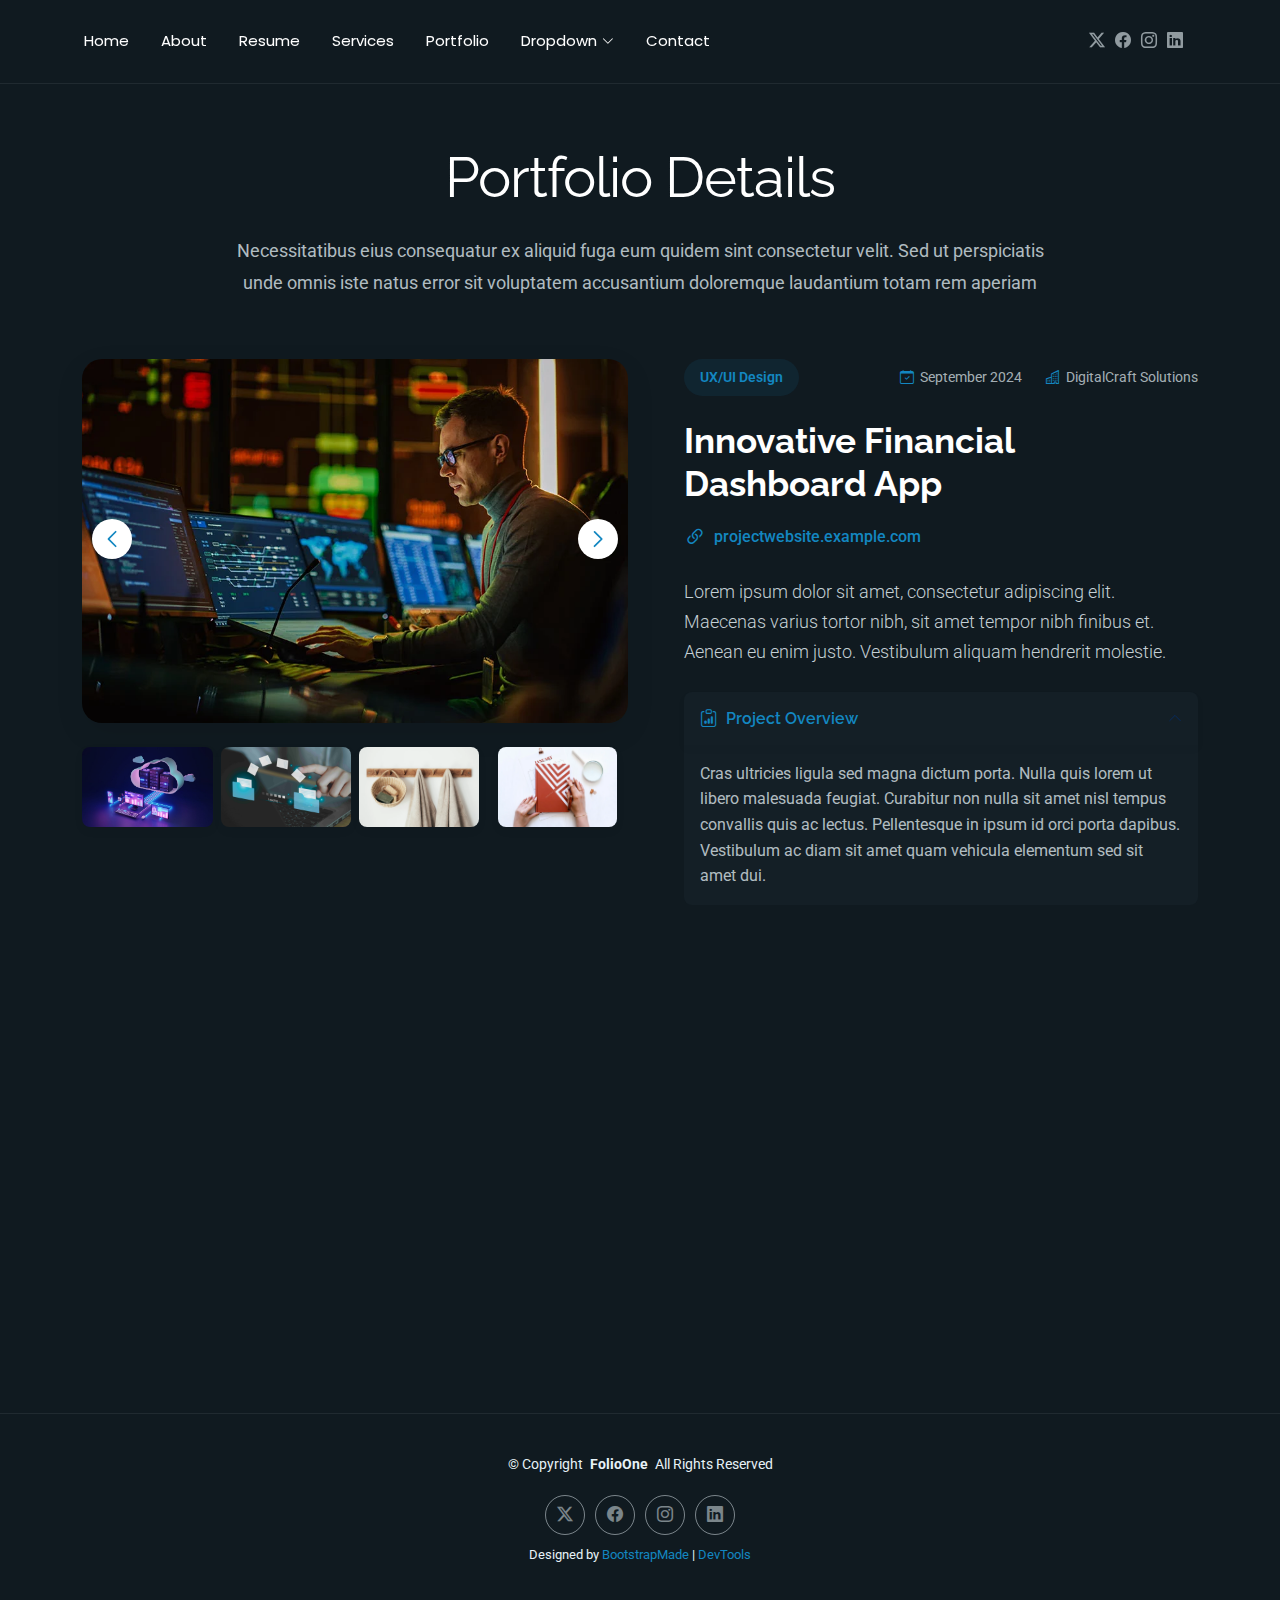
<file: portfolio-details.html>
<!DOCTYPE html>
<html lang="es">

<head>
  <meta charset="utf-8">
  <meta content="width=device-width, initial-scale=1.0" name="viewport">
  <title>Portfolio Details - FolioOne Bootstrap Template</title>
  <meta name="description" content="">
  <meta name="keywords" content="">

  <!-- Favicons -->
  <link href="assets/img/favicon.png" rel="icon">
  <link href="assets/img/apple-touch-icon.png" rel="apple-touch-icon">

  <!-- Fonts -->
  <link href="https://fonts.googleapis.com" rel="preconnect">
  <link href="https://fonts.gstatic.com" rel="preconnect" crossorigin>
  <link href="https://fonts.googleapis.com/css2?family=Roboto:ital,wght@0,100;0,300;0,400;0,500;0,700;0,900;1,100;1,300;1,400;1,500;1,700;1,900&family=Poppins:ital,wght@0,100;0,200;0,300;0,400;0,500;0,600;0,700;0,800;0,900;1,100;1,200;1,300;1,400;1,500;1,600;1,700;1,800;1,900&family=Raleway:ital,wght@0,100;0,200;0,300;0,400;0,500;0,600;0,700;0,800;0,900;1,100;1,200;1,300;1,400;1,500;1,600;1,700;1,800;1,900&display=swap" rel="stylesheet">

  <!-- Vendor CSS Files -->
  <link href="assets/vendor/bootstrap/css/bootstrap.min.css" rel="stylesheet">
  <link href="assets/vendor/bootstrap-icons/bootstrap-icons.css" rel="stylesheet">
  <link href="assets/vendor/aos/aos.css" rel="stylesheet">
  <link href="assets/vendor/swiper/swiper-bundle.min.css" rel="stylesheet">
  <link href="assets/vendor/glightbox/css/glightbox.min.css" rel="stylesheet">

  <!-- Main CSS File -->
  <link href="assets/css/main.css" rel="stylesheet">

  <!-- =======================================================
  * Template Name: FolioOne
  * Template URL: https://bootstrapmade.com/folioone-bootstrap-portfolio-website-template/
  * Updated: Aug 23 2025 with Bootstrap v5.3.7
  * Author: BootstrapMade.com
  * License: https://bootstrapmade.com/license/
  ======================================================== -->
</head>

<body class="portfolio-details-page">

  <header id="header" class="header d-flex align-items-center light-background sticky-top">
    <div class="container position-relative d-flex align-items-center justify-content-between">

      <!-- <a href="index.html" class="logo d-flex align-items-center me-auto me-xl-0">
      <img src="assets/img/logo.webp" alt="">
      <h1 class="sitename">FolioOne</h1> 
    </a> -->

      <nav id="navmenu" class="navmenu">
        <ul>
          <li><a href="index.html">Home</a></li>
          <li><a href="about.html">About</a></li>
          <li><a href="resume.html">Resume</a></li>
          <li><a href="services.html">Services</a></li>
          <li><a href="portfolio.html">Portfolio</a></li>
          <li class="dropdown"><a href="#"><span>Dropdown</span> <i class="bi bi-chevron-down toggle-dropdown"></i></a>
            <ul>
              <li><a href="#">Dropdown 1</a></li>
              <li class="dropdown"><a href="#"><span>Deep Dropdown</span> <i class="bi bi-chevron-down toggle-dropdown"></i></a>
                <ul>
                  <li><a href="#">Deep Dropdown 1</a></li>
                  <li><a href="#">Deep Dropdown 2</a></li>
                  <li><a href="#">Deep Dropdown 3</a></li>
                  <li><a href="#">Deep Dropdown 4</a></li>
                  <li><a href="#">Deep Dropdown 5</a></li>
                </ul>
              </li>
              <li><a href="#">Dropdown 2</a></li>
              <li><a href="#">Dropdown 3</a></li>
              <li><a href="#">Dropdown 4</a></li>
            </ul>
          </li>
          <li><a href="contact.html">Contact</a></li>
        </ul>
        <i class="mobile-nav-toggle d-xl-none bi bi-list"></i>
      </nav>

      <div class="header-social-links">
        <a href="#" class="twitter"><i class="bi bi-twitter-x"></i></a>
        <a href="#" class="facebook"><i class="bi bi-facebook"></i></a>
        <a href="#" class="instagram"><i class="bi bi-instagram"></i></a>
        <a href="#" class="linkedin"><i class="bi bi-linkedin"></i></a>
      </div>

    </div>
  </header>

  <main class="main">

    <!-- Portfolio Details Section -->
    <section id="portfolio-details" class="portfolio-details section">

      <!-- Section Title -->
      <div class="container section-title" data-aos="fade-up">
        <h2>Portfolio Details</h2>
        <p>Necessitatibus eius consequatur ex aliquid fuga eum quidem sint consectetur velit. Sed ut perspiciatis unde omnis iste natus error sit voluptatem accusantium doloremque laudantium totam rem aperiam</p>
      </div><!-- End Section Title -->

      <div class="container" data-aos="fade-up" data-aos-delay="100">

        <div class="row gy-4">
          <div class="col-lg-6" data-aos="fade-right">
            <div class="portfolio-details-media">
              <div class="main-image">
                <div class="portfolio-details-slider swiper init-swiper" data-aos="zoom-in">
                  <script type="application/json" class="swiper-config">
                    {
                      "loop": true,
                      "speed": 1000,
                      "autoplay": {
                        "delay": 6000
                      },
                      "effect": "creative",
                      "creativeEffect": {
                        "prev": {
                          "shadow": true,
                          "translate": [0, 0, -400]
                        },
                        "next": {
                          "translate": ["100%", 0, 0]
                        }
                      },
                      "slidesPerView": 1,
                      "navigation": {
                        "nextEl": ".swiper-button-next",
                        "prevEl": ".swiper-button-prev"
                      }
                    }
                  </script>
                  <div class="swiper-wrapper">
                    <div class="swiper-slide">
                      <img src="assets/img/portfolio/portfolio-5.webp" alt="Portfolio Image" class="img-fluid">
                    </div>
                    <div class="swiper-slide">
                      <img src="assets/img/portfolio/portfolio-7.webp" alt="Portfolio Image" class="img-fluid">
                    </div>
                    <div class="swiper-slide">
                      <img src="assets/img/portfolio/portfolio-8.webp" alt="Portfolio Image" class="img-fluid">
                    </div>
                  </div>
                  <div class="swiper-button-prev"></div>
                  <div class="swiper-button-next"></div>
                </div>
              </div>

              <div class="thumbnail-grid" data-aos="fade-up" data-aos-delay="200">
                <div class="row g-2 mt-3">
                  <div class="col-3">
                    <img src="assets/img/portfolio/portfolio-4.webp" alt="Gallery Image" class="img-fluid glightbox">
                  </div>
                  <div class="col-3">
                    <img src="assets/img/portfolio/portfolio-6.webp" alt="Gallery Image" class="img-fluid glightbox">
                  </div>
                  <div class="col-3">
                    <img src="assets/img/portfolio/portfolio-11.webp" alt="Gallery Image" class="img-fluid glightbox">
                  </div>
                  <div class="col-3">
                    <img src="assets/img/portfolio/portfolio-12.webp" alt="Gallery Image" class="img-fluid glightbox">
                  </div>
                </div>
              </div>

              <div class="tech-stack-badges" data-aos="fade-up" data-aos-delay="300">
                <span>Angular</span>
                <span>Express.js</span>
                <span>PostgreSQL</span>
                <span>GraphQL</span>
                <span>Firebase</span>
              </div>
            </div>
          </div>

          <div class="col-lg-6" data-aos="fade-left">
            <div class="portfolio-details-content">
              <div class="project-meta">
                <div class="badge-wrapper">
                  <span class="project-badge">UX/UI Design</span>
                </div>
                <div class="date-client">
                  <div class="meta-item">
                    <i class="bi bi-calendar-check"></i>
                    <span>September 2024</span>
                  </div>
                  <div class="meta-item">
                    <i class="bi bi-buildings"></i>
                    <span>DigitalCraft Solutions</span>
                  </div>
                </div>
              </div>

              <h2 class="project-title">Innovative Financial Dashboard App</h2>

              <div class="project-website">
                <i class="bi bi-link-45deg"></i>
                <a href="#" target="_blank">projectwebsite.example.com</a>
              </div>

              <div class="project-overview">
                <p class="lead">
                  Lorem ipsum dolor sit amet, consectetur adipiscing elit. Maecenas varius tortor nibh, sit amet tempor nibh finibus et. Aenean eu enim justo. Vestibulum aliquam hendrerit molestie.
                </p>

                <div class="accordion project-accordion" id="portfolio-details-projectAccordion">
                  <div class="accordion-item" data-aos="fade-up">
                    <h2 class="accordion-header">
                      <button class="accordion-button" type="button" data-bs-toggle="collapse" data-bs-target="#portfolio-details-collapse-1" aria-expanded="true" aria-controls="collapseOne">
                        <i class="bi bi-clipboard-data me-2"></i> Project Overview
                      </button>
                    </h2>
                    <div id="portfolio-details-collapse-1" class="accordion-collapse collapse show" data-bs-parent="#portfolio-details-projectAccordion">
                      <div class="accordion-body">
                        <p>Cras ultricies ligula sed magna dictum porta. Nulla quis lorem ut libero malesuada feugiat. Curabitur non nulla sit amet nisl tempus convallis quis ac lectus. Pellentesque in ipsum id orci porta dapibus. Vestibulum ac diam sit amet quam vehicula elementum sed sit amet dui.</p>
                      </div>
                    </div>
                  </div>

                  <div class="accordion-item" data-aos="fade-up" data-aos-delay="100">
                    <h2 class="accordion-header">
                      <button class="accordion-button collapsed" type="button" data-bs-toggle="collapse" data-bs-target="#portfolio-details-collapse-2" aria-expanded="false" aria-controls="collapseTwo">
                        <i class="bi bi-exclamation-diamond me-2"></i> The Challenge
                      </button>
                    </h2>
                    <div id="portfolio-details-collapse-2" class="accordion-collapse collapse" data-bs-parent="#portfolio-details-projectAccordion">
                      <div class="accordion-body">
                        <p>Mauris blandit aliquet elit, eget tincidunt nibh pulvinar a. Vivamus suscipit tortor eget felis porttitor volutpat. Curabitur aliquet quam id dui posuere blandit. Praesent sapien massa, convallis a pellentesque nec, egestas non nisi. Sed porttitor lectus nibh.</p>
                      </div>
                    </div>
                  </div>

                  <div class="accordion-item" data-aos="fade-up" data-aos-delay="200">
                    <h2 class="accordion-header">
                      <button class="accordion-button collapsed" type="button" data-bs-toggle="collapse" data-bs-target="#portfolio-details-collapse-3" aria-expanded="false" aria-controls="collapseThree">
                        <i class="bi bi-award me-2"></i> The Solution
                      </button>
                    </h2>
                    <div id="portfolio-details-collapse-3" class="accordion-collapse collapse" data-bs-parent="#portfolio-details-projectAccordion">
                      <div class="accordion-body">
                        <p>Donec sollicitudin molestie malesuada. Curabitur arcu erat, accumsan id imperdiet et, porttitor at sem. Vestibulum ante ipsum primis in faucibus orci luctus et ultrices posuere cubilia Curae; Donec velit neque, auctor sit amet aliquam vel, ullamcorper sit amet ligula.</p>
                      </div>
                    </div>
                  </div>
                </div>
              </div>

              <div class="project-features" data-aos="fade-up" data-aos-delay="300">
                <h3><i class="bi bi-stars"></i> Key Features</h3>
                <div class="row g-3">
                  <div class="col-md-6">
                    <ul class="feature-list">
                      <li><i class="bi bi-check2-circle"></i> Real-time Data Visualization</li>
                      <li><i class="bi bi-check2-circle"></i> User Role Management</li>
                      <li><i class="bi bi-check2-circle"></i> Secure Authentication</li>
                    </ul>
                  </div>
                  <div class="col-md-6">
                    <ul class="feature-list">
                      <li><i class="bi bi-check2-circle"></i> Customizable Dashboards</li>
                      <li><i class="bi bi-check2-circle"></i> Data Export Options</li>
                      <li><i class="bi bi-check2-circle"></i> Multi-device Support</li>
                    </ul>
                  </div>
                </div>
              </div>

              <div class="cta-buttons" data-aos="fade-up" data-aos-delay="400">
                <a href="#" class="btn-view-project">View Live Project</a>
                <a href="#" class="btn-next-project">Next Project <i class="bi bi-arrow-right"></i></a>
              </div>
            </div>
          </div>
        </div>

      </div>

    </section><!-- /Portfolio Details Section -->

  </main>

  <footer id="footer" class="footer">

    <div class="container">
      <div class="copyright text-center ">
        <p>© <span>Copyright</span> <strong class="px-1 sitename">FolioOne</strong> <span>All Rights Reserved<br></span></p>
      </div>
      <div class="social-links d-flex justify-content-center">
        <a href=""><i class="bi bi-twitter-x"></i></a>
        <a href=""><i class="bi bi-facebook"></i></a>
        <a href=""><i class="bi bi-instagram"></i></a>
        <a href=""><i class="bi bi-linkedin"></i></a>
      </div>
      <div class="credits">
        <!-- All the links in the footer should remain intact. -->
        <!-- You can delete the links only if you've purchased the pro version. -->
        <!-- Licensing information: https://bootstrapmade.com/license/ -->
        <!-- Purchase the pro version with working PHP/AJAX contact form: [buy-url] -->
        Designed by <a href="https://bootstrapmade.com/">BootstrapMade</a> | <a href="https://bootstrapmade.com/tools/">DevTools</a>
      </div>
    </div>

  </footer>

  <!-- Scroll Top -->
  <a href="#" id="scroll-top" class="scroll-top d-flex align-items-center justify-content-center"><i class="bi bi-arrow-up-short"></i></a>

  <!-- Preloader -->
  <div id="preloader"></div>

  <!-- Vendor JS Files -->
  <script src="assets/vendor/bootstrap/js/bootstrap.bundle.min.js"></script>
  <script src="assets/vendor/php-email-form/validate.js"></script>
  <script src="assets/vendor/aos/aos.js"></script>
  <script src="assets/vendor/typed.js/typed.umd.js"></script>
  <script src="assets/vendor/waypoints/noframework.waypoints.js"></script>
  <script src="assets/vendor/purecounter/purecounter_vanilla.js"></script>
  <script src="assets/vendor/swiper/swiper-bundle.min.js"></script>
  <script src="assets/vendor/imagesloaded/imagesloaded.pkgd.min.js"></script>
  <script src="assets/vendor/isotope-layout/isotope.pkgd.min.js"></script>
  <script src="assets/vendor/glightbox/js/glightbox.min.js"></script>

  <!-- Main JS File -->
  <script src="assets/js/main.js"></script>

</body>

</html>
</file>
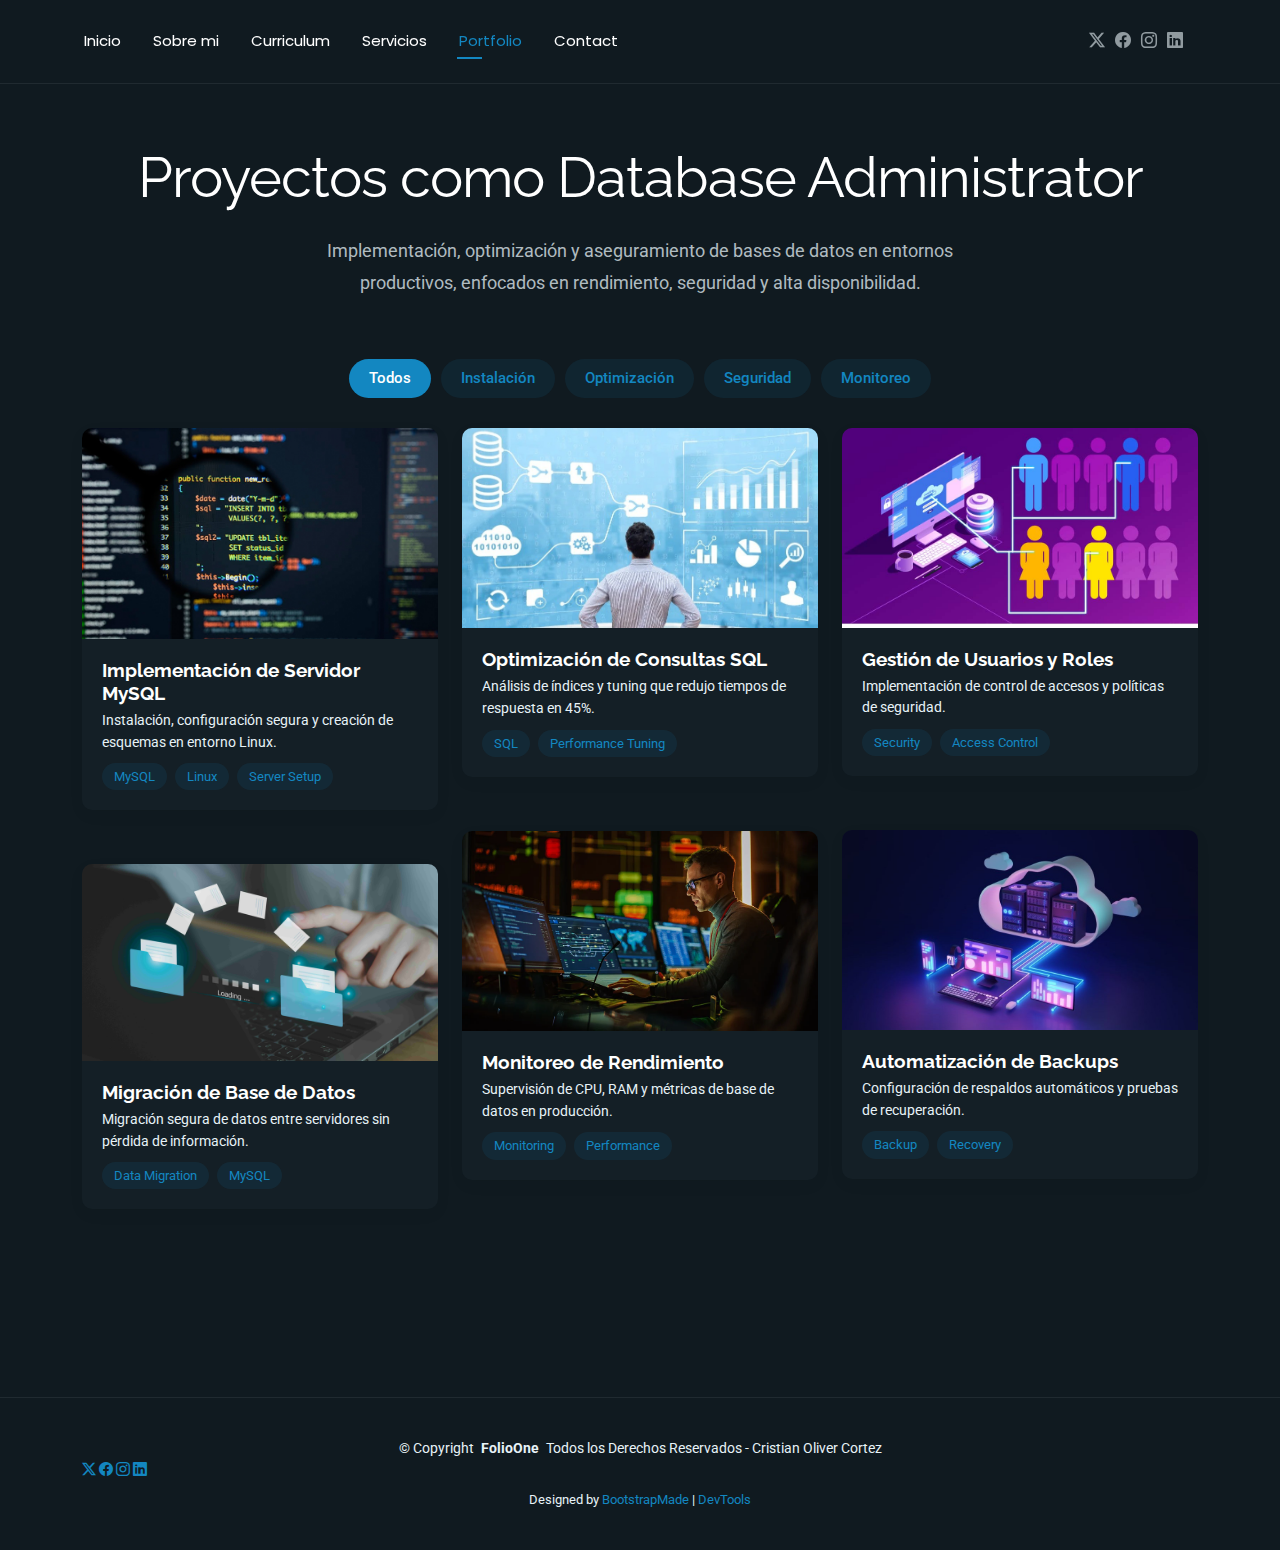
<file: portfolio.html>
<!DOCTYPE html>
<html lang="es">

<head>
  <meta charset="utf-8">
  <meta content="width=device-width, initial-scale=1.0" name="viewport">
  <title>Portfolio - Database administrator</title>
  <meta name="description" content="">
  <meta name="keywords" content="">

  <!-- Favicons -->
  <link href="assets/img/favicon.png" rel="icon">
  <link href="assets/img/apple-touch-icon.png" rel="apple-touch-icon">

  <!-- Fonts -->
  <link href="https://fonts.googleapis.com" rel="preconnect">
  <link href="https://fonts.gstatic.com" rel="preconnect" crossorigin>
  <link href="https://fonts.googleapis.com/css2?family=Roboto:ital,wght@0,100;0,300;0,400;0,500;0,700;0,900;1,100;1,300;1,400;1,500;1,700;1,900&family=Poppins:ital,wght@0,100;0,200;0,300;0,400;0,500;0,600;0,700;0,800;0,900;1,100;1,200;1,300;1,400;1,500;1,600;1,700;1,800;1,900&family=Raleway:ital,wght@0,100;0,200;0,300;0,400;0,500;0,600;0,700;0,800;0,900;1,100;1,200;1,300;1,400;1,500;1,600;1,700;1,800;1,900&display=swap" rel="stylesheet">

  <!-- Vendor CSS Files -->
  <link href="assets/vendor/bootstrap/css/bootstrap.min.css" rel="stylesheet">
  <link href="assets/vendor/bootstrap-icons/bootstrap-icons.css" rel="stylesheet">
  <link href="assets/vendor/aos/aos.css" rel="stylesheet">
  <link href="assets/vendor/swiper/swiper-bundle.min.css" rel="stylesheet">
  <link href="assets/vendor/glightbox/css/glightbox.min.css" rel="stylesheet">

  <!-- Main CSS File -->
  <link href="assets/css/main.css" rel="stylesheet">

  <!-- =======================================================
  * Template Name: FolioOne
  * Template URL: https://bootstrapmade.com/folioone-bootstrap-portfolio-website-template/
  * Updated: Aug 23 2025 with Bootstrap v5.3.7
  * Author: BootstrapMade.com
  * License: https://bootstrapmade.com/license/
  ======================================================== -->
</head>

<body class="portfolio-page">

  <header id="header" class="header d-flex align-items-center light-background sticky-top">
    <div class="container position-relative d-flex align-items-center justify-content-between">

      <!-- <a href="index.html" class="logo d-flex align-items-center me-auto me-xl-0">
      <img src="assets/img/logo.webp" alt="">
      <h1 class="sitename">FolioOne</h1> 
    </a> -->

      <nav id="navmenu" class="navmenu">
        <ul>
          <li><a href="index.html">Inicio</a></li>
          <li><a href="about.html">Sobre mi</a></li>
          <li><a href="resume.html">Curriculum</a></li>
          <li><a href="services.html">Servicios</a></li>
          <li><a href="portfolio.html" class="active">Portfolio</a></li>
          
          <li><a href="contact.html">Contact</a></li>
        </ul>
        <i class="mobile-nav-toggle d-xl-none bi bi-list"></i>
      </nav>
<div class="header-social-links">
        <a href="https://x.com/SebastinOl87069" class="twitter"><i class="bi bi-twitter-x"></i></a>
        <a href="https://www.facebook.com/share/1DVgxzbygT/" class="facebook"><i class="bi bi-facebook"></i></a>
        <a href="https://www.instagram.com/olivercortezcristian?igsh=MTBjOGdmbGx5YmtsZw==" class="instagram"><i class="bi bi-instagram"></i></a>
        <a href="https://www.linkedin.com/in/cristian-oliver-cortez-01213534a/" class="linkedin"><i class="bi bi-linkedin"></i></a>
      </div>

    </div>
  </header>

  <main class="main">

    <!-- Portfolio Section -->
    <section id="portfolio" class="portfolio section">

      <!-- Section Title -->
      <div class="container section-title" data-aos="fade-up">
        <h2>Proyectos como Database Administrator</h2>
<p>Implementación, optimización y aseguramiento de bases de datos en entornos productivos, enfocados en rendimiento, seguridad y alta disponibilidad.</p>

      </div><!-- End Section Title -->

      <div class="container" data-aos="fade-up" data-aos-delay="100">

        <div class="isotope-layout" data-default-filter="*" data-layout="masonry" data-sort="original-order">
          <ul class="portfolio-filters isotope-filters" data-aos="fade-up" data-aos-delay="200">
            <li data-filter="*" class="filter-active">Todos</li>
<li data-filter=".filter-installation">Instalación</li>
<li data-filter=".filter-optimization">Optimización</li>
<li data-filter=".filter-security">Seguridad</li>
<li data-filter=".filter-monitoring">Monitoreo</li>

          </ul><!-- End Portfolio Filters -->

          <div class="row gy-4 isotope-container" data-aos="fade-up" data-aos-delay="300">
            <div class="col-lg-4 col-md-6 portfolio-item isotope-item filter-installation">
  <div class="portfolio-card">
    <div class="portfolio-img">
      <img src="assets/img/portfolio/portfolio-1.webp" class="img-fluid">
    </div>
    <div class="portfolio-info">
      <h4>Implementación de Servidor MySQL</h4>
      <p>Instalación, configuración segura y creación de esquemas en entorno Linux.</p>
      <div class="portfolio-tags">
        <span>MySQL</span>
        <span>Linux</span>
        <span>Server Setup</span>
      </div>
    </div>
  </div>
</div>


           <div class="col-lg-4 col-md-6 portfolio-item isotope-item filter-optimization">
  <div class="portfolio-card">
    <div class="portfolio-img">
      <img src="assets/img/portfolio/portfolio-2.webp" class="img-fluid">
    </div>
    <div class="portfolio-info">
      <h4>Optimización de Consultas SQL</h4>
      <p>Análisis de índices y tuning que redujo tiempos de respuesta en 45%.</p>
      <div class="portfolio-tags">
        <span>SQL</span>
        <span>Performance Tuning</span>
      </div>
    </div>
  </div>
</div>


            <div class="col-lg-4 col-md-6 portfolio-item isotope-item filter-security">
  <div class="portfolio-card">
    <div class="portfolio-img">
      <img src="assets/img/portfolio/portfolio-3.webp" class="img-fluid">
    </div>
    <div class="portfolio-info">
      <h4>Gestión de Usuarios y Roles</h4>
      <p>Implementación de control de accesos y políticas de seguridad.</p>
      <div class="portfolio-tags">
        <span>Security</span>
        <span>Access Control</span>
      </div>
    </div>
  </div>
</div>


         <div class="col-lg-4 col-md-6 portfolio-item isotope-item filter-security">
  <div class="portfolio-card">
    <div class="portfolio-img">
      <img src="assets/img/portfolio/portfolio-4.webp" class="img-fluid">
    </div>
    <div class="portfolio-info">
      <h4>Automatización de Backups</h4>
      <p>Configuración de respaldos automáticos y pruebas de recuperación.</p>
      <div class="portfolio-tags">
        <span>Backup</span>
        <span>Recovery</span>
      </div>
    </div>
  </div>
</div>


            <div class="col-lg-4 col-md-6 portfolio-item isotope-item filter-monitoring">
  <div class="portfolio-card">
    <div class="portfolio-img">
      <img src="assets/img/portfolio/portfolio-5.webp" class="img-fluid">
    </div>
    <div class="portfolio-info">
      <h4>Monitoreo de Rendimiento</h4>
      <p>Supervisión de CPU, RAM y métricas de base de datos en producción.</p>
      <div class="portfolio-tags">
        <span>Monitoring</span>
        <span>Performance</span>
      </div>
    </div>
  </div>
</div>
<div class="col-lg-4 col-md-6 portfolio-item isotope-item filter-installation">
  <div class="portfolio-card">
    <div class="portfolio-img">
      <img src="assets/img/portfolio/portfolio-6.webp" class="img-fluid">
    </div>
    <div class="portfolio-info">
      <h4>Migración de Base de Datos</h4>
      <p>Migración segura de datos entre servidores sin pérdida de información.</p>
      <div class="portfolio-tags">
        <span>Data Migration</span>
        <span>MySQL</span>
      </div>
    </div>
  </div>
</div>

          </div><!-- End Portfolio Items Container -->

        </div>

        <div class="text-center mt-5" data-aos="fade-up" data-aos-delay="400">
          <a href="#portfolio" class="btn btn-primary">View All Case Studies</a>
        </div>

      </div>

    </section><!-- /Portfolio Section -->

  </main>

  <footer id="footer" class="footer">

    <div class="container">
      <div class="copyright text-center ">
        <p>© <span>Copyright</span> <strong class="px-1 sitename">FolioOne</strong> <span>Todos los Derechos Reservados - Cristian Oliver Cortez<br></span></p>
      </div>
     <div class="header-social-links">
        <a href="https://x.com/SebastinOl87069" class="twitter"><i class="bi bi-twitter-x"></i></a>
        <a href="https://www.facebook.com/share/1DVgxzbygT/" class="facebook"><i class="bi bi-facebook"></i></a>
        <a href="https://www.instagram.com/olivercortezcristian?igsh=MTBjOGdmbGx5YmtsZw==" class="instagram"><i class="bi bi-instagram"></i></a>
        <a href="https://www.linkedin.com/in/cristian-oliver-cortez-01213534a/" class="linkedin"><i class="bi bi-linkedin"></i></a>
      </div>
      <div class="credits">
        <!-- All the links in the footer should remain intact. -->
        <!-- You can delete the links only if you've purchased the pro version. -->
        <!-- Licensing information: https://bootstrapmade.com/license/ -->
        <!-- Purchase the pro version with working PHP/AJAX contact form: [buy-url] -->
        Designed by <a href="https://bootstrapmade.com/">BootstrapMade</a> | <a href="https://bootstrapmade.com/tools/">DevTools</a>
      </div>
    </div>

  </footer>

  <!-- Scroll Top -->
  <a href="#" id="scroll-top" class="scroll-top d-flex align-items-center justify-content-center"><i class="bi bi-arrow-up-short"></i></a>

  <!-- Preloader -->
  <div id="preloader"></div>

  <!-- Vendor JS Files -->
  <script src="assets/vendor/bootstrap/js/bootstrap.bundle.min.js"></script>
  <script src="assets/vendor/php-email-form/validate.js"></script>
  <script src="assets/vendor/aos/aos.js"></script>
  <script src="assets/vendor/typed.js/typed.umd.js"></script>
  <script src="assets/vendor/waypoints/noframework.waypoints.js"></script>
  <script src="assets/vendor/purecounter/purecounter_vanilla.js"></script>
  <script src="assets/vendor/swiper/swiper-bundle.min.js"></script>
  <script src="assets/vendor/imagesloaded/imagesloaded.pkgd.min.js"></script>
  <script src="assets/vendor/isotope-layout/isotope.pkgd.min.js"></script>
  <script src="assets/vendor/glightbox/js/glightbox.min.js"></script>

  <!-- Main JS File -->
  <script src="assets/js/main.js"></script>

</body>

</html>
</file>
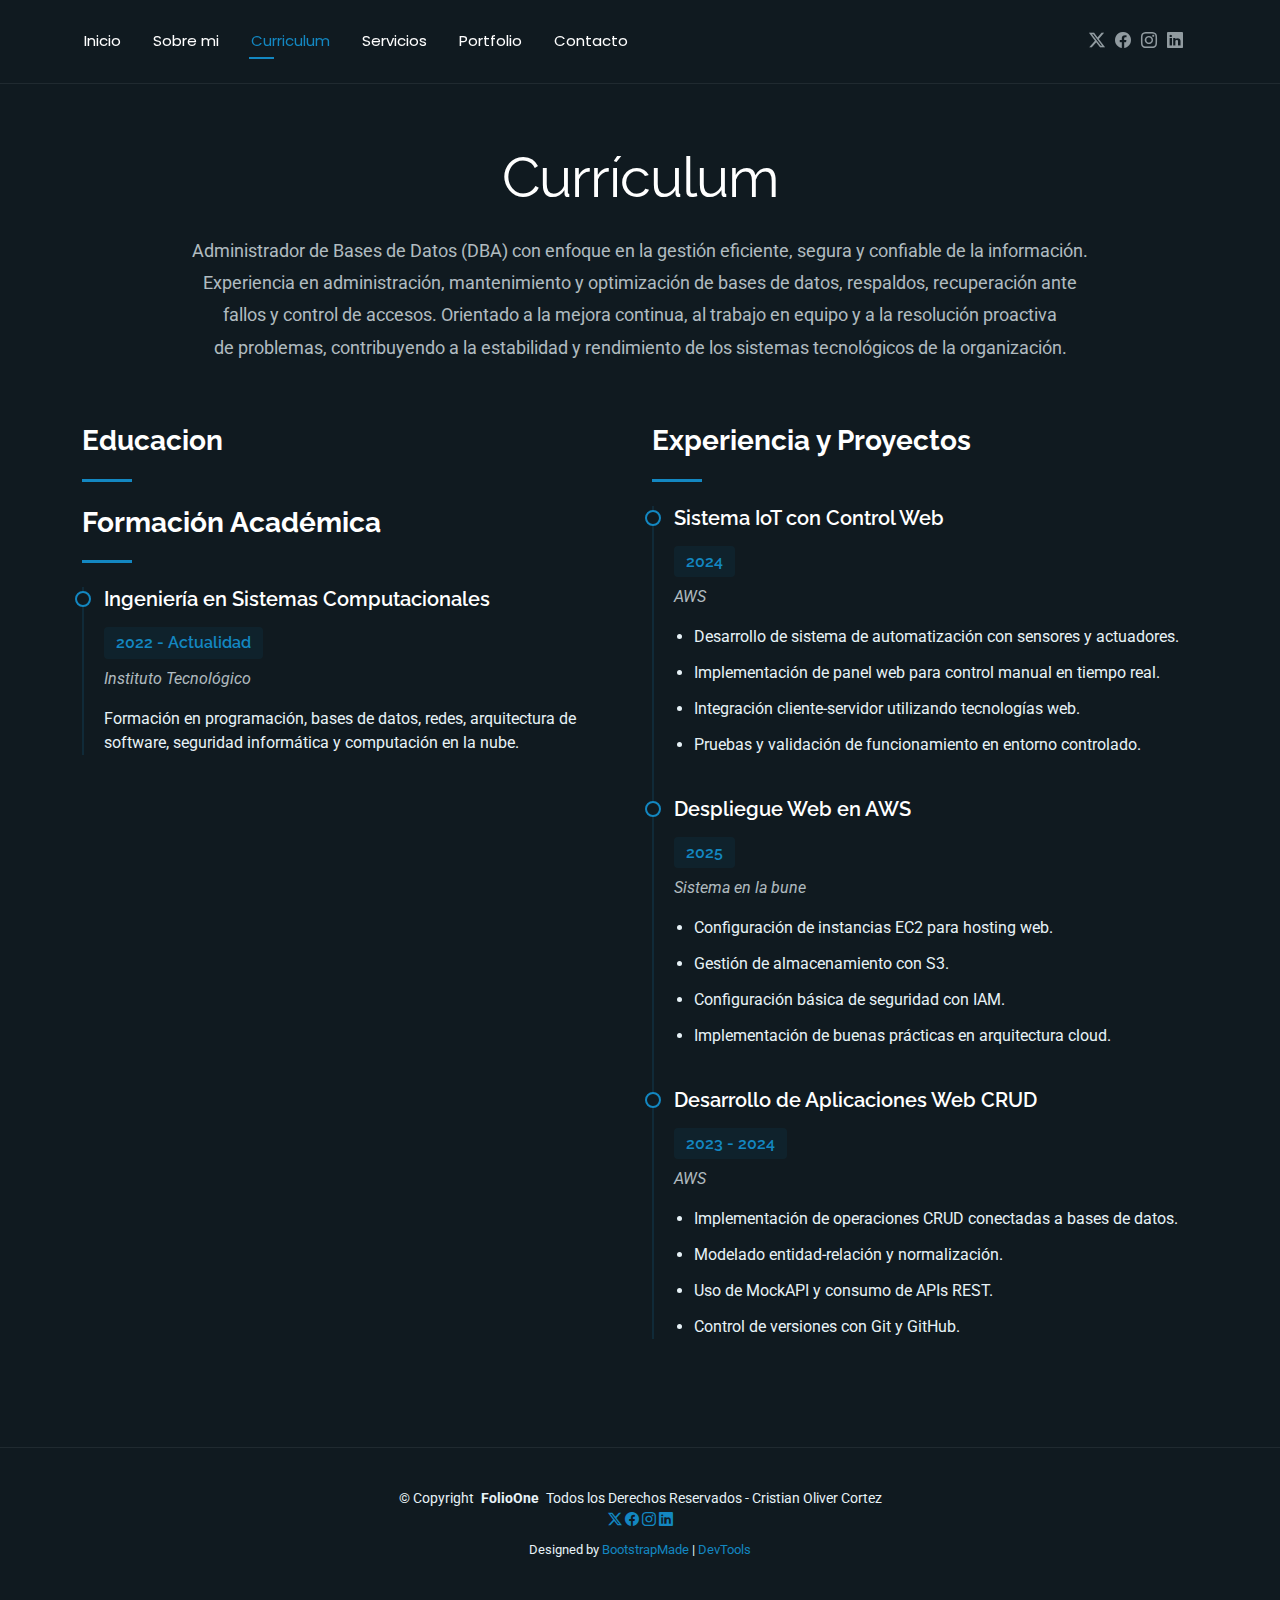
<file: resume.html>
<!DOCTYPE html>
<html lang="es">

<head>
  <meta charset="utf-8">
  <meta content="width=device-width, initial-scale=1.0" name="viewport">
  <title>Curriculum - Database administrator</title>
  <meta name="description" content="">
  <meta name="keywords" content="">

  <!-- Favicons -->
  <link href="assets/img/favicon.png" rel="icon">
  <link href="assets/img/apple-touch-icon.png" rel="apple-touch-icon">

  <!-- Fonts -->
  <link href="https://fonts.googleapis.com" rel="preconnect">
  <link href="https://fonts.gstatic.com" rel="preconnect" crossorigin>
  <link href="https://fonts.googleapis.com/css2?family=Roboto:ital,wght@0,100;0,300;0,400;0,500;0,700;0,900;1,100;1,300;1,400;1,500;1,700;1,900&family=Poppins:ital,wght@0,100;0,200;0,300;0,400;0,500;0,600;0,700;0,800;0,900;1,100;1,200;1,300;1,400;1,500;1,600;1,700;1,800;1,900&family=Raleway:ital,wght@0,100;0,200;0,300;0,400;0,500;0,600;0,700;0,800;0,900;1,100;1,200;1,300;1,400;1,500;1,600;1,700;1,800;1,900&display=swap" rel="stylesheet">

  <!-- Vendor CSS Files -->
  <link href="assets/vendor/bootstrap/css/bootstrap.min.css" rel="stylesheet">
  <link href="assets/vendor/bootstrap-icons/bootstrap-icons.css" rel="stylesheet">
  <link href="assets/vendor/aos/aos.css" rel="stylesheet">
  <link href="assets/vendor/swiper/swiper-bundle.min.css" rel="stylesheet">
  <link href="assets/vendor/glightbox/css/glightbox.min.css" rel="stylesheet">

  <!-- Main CSS File -->
  <link href="assets/css/main.css" rel="stylesheet">

  <!-- =======================================================
  * Template Name: FolioOne
  * Template URL: https://bootstrapmade.com/folioone-bootstrap-portfolio-website-template/
  * Updated: Aug 23 2025 with Bootstrap v5.3.7
  * Author: BootstrapMade.com
  * License: https://bootstrapmade.com/license/
  ======================================================== -->
</head>

<body class="resume-page">

  <header id="header" class="header d-flex align-items-center light-background sticky-top">
    <div class="container position-relative d-flex align-items-center justify-content-between">

      <!-- <a href="index.html" class="logo d-flex align-items-center me-auto me-xl-0">
      <img src="assets/img/logo.webp" alt="">
      <h1 class="sitename">FolioOne</h1> 
    </a> -->

      <nav id="navmenu" class="navmenu">
        <ul>
          <li><a href="index.html">Inicio</a></li>
          <li><a href="about.html">Sobre mi</a></li>
          <li><a href="resume.html" class="active">Curriculum</a></li>
          <li><a href="services.html">Servicios</a></li>
          <li><a href="portfolio.html">Portfolio</a></li>
          
          <li><a href="contact.html">Contacto</a></li>
        </ul>
        <i class="mobile-nav-toggle d-xl-none bi bi-list"></i>
      </nav>
<div class="header-social-links">
        <a href="https://x.com/SebastinOl87069" class="twitter"><i class="bi bi-twitter-x"></i></a>
        <a href="https://www.facebook.com/share/1DVgxzbygT/" class="facebook"><i class="bi bi-facebook"></i></a>
        <a href="https://www.instagram.com/olivercortezcristian?igsh=MTBjOGdmbGx5YmtsZw==" class="instagram"><i class="bi bi-instagram"></i></a>
        <a href="https://www.linkedin.com/in/cristian-oliver-cortez-01213534a/" class="linkedin"><i class="bi bi-linkedin"></i></a>
      </div>

    </div>
  </header>

  <main class="main">

    <!-- Resume Section -->
    <section id="resume" class="resume section">

      <!-- Section Title -->
      <div class="container section-title" data-aos="fade-up">
        <h2>Currículum</h2>
        <p>Administrador de Bases de Datos (DBA) con enfoque en la gestión eficiente, segura y confiable de la información. Experiencia en administración, mantenimiento y optimización de bases de datos, respaldos, recuperación ante fallos y control de accesos. Orientado a la mejora continua, al trabajo en equipo y a la resolución proactiva de problemas, contribuyendo a la estabilidad y rendimiento de los sistemas tecnológicos de la organización.</p>
      </div><!-- End Section Title -->

      <div class="container" data-aos="fade-up" data-aos-delay="100">

        <div class="row">
          <div class="col-lg-6">

            <!-- Education Section -->
            <div class="resume-item" data-aos="fade-up">
              <h3 class="resume-title">Educacion</h3>

              <h3 class="resume-title">Formación Académica</h3>

<div class="resume-content">
  <article class="education-item">
    <h4>Ingeniería en Sistemas Computacionales</h4>
    <h5>2022 - Actualidad</h5>
    <p class="institution"><em>Instituto Tecnológico</em></p>
    <p>
      Formación en programación, bases de datos, redes, arquitectura de software,
      seguridad informática y computación en la nube.
    </p>
  </article>
</div>

            </div><!-- End Education Section -->

            <!-- Professional Skills Section -->
            <div class="resume-item skills-animation" data-aos="fade-up">
              <h3 class="resume-title">Habilidades Técnicas</h3>

<div class="resume-content">

  <div class="skill-item">
    <h4>AWS & Cloud Computing</h4>
    <p>EC2, S3, IAM, Lambda, despliegue de aplicaciones y fundamentos de arquitectura cloud.</p>
  </div>

  <div class="skill-item">
    <h4>Desarrollo Web</h4>
    <p>HTML5, CSS3, Bootstrap 5, JavaScript y diseño responsivo.</p>
  </div>

  <div class="skill-item">
    <h4>Bases de Datos</h4>
    <p>MySQL, SQL Server, modelado entidad-relación y consultas SQL avanzadas.</p>
  </div>

  <div class="skill-item">
    <h4>IoT</h4>
    <p>Automatización con sensores, control de actuadores e integración web-hardware.</p>
  </div>

</div>

            </div><!-- End Professional Skills Section -->
          </div>

          <div class="col-lg-6">
            <!-- Experience Section -->
            <div class="resume-item" data-aos="fade-up" data-aos-delay="100">
              <h3 class="resume-title">Experiencia y Proyectos</h3>

<div class="resume-content">

  <article class="experience-item">
    <h4>Sistema IoT con Control Web</h4>
    <h5>2024</h5>
    <p class="company"><em>AWS</em></p>
    <ul>
      <li>Desarrollo de sistema de automatización con sensores y actuadores.</li>
      <li>Implementación de panel web para control manual en tiempo real.</li>
      <li>Integración cliente-servidor utilizando tecnologías web.</li>
      <li>Pruebas y validación de funcionamiento en entorno controlado.</li>
    </ul>
  </article>

  <article class="experience-item">
    <h4>Despliegue Web en AWS</h4>
    <h5>2025</h5>
    <p class="company"><em>Sistema en la bune</em></p>
    <ul>
      <li>Configuración de instancias EC2 para hosting web.</li>
      <li>Gestión de almacenamiento con S3.</li>
      <li>Configuración básica de seguridad con IAM.</li>
      <li>Implementación de buenas prácticas en arquitectura cloud.</li>
    </ul>
  </article>

  <article class="experience-item">
    <h4>Desarrollo de Aplicaciones Web CRUD</h4>
    <h5>2023 - 2024</h5>
    <p class="company"><em>AWS</em></p>
    <ul>
      <li>Implementación de operaciones CRUD conectadas a bases de datos.</li>
      <li>Modelado entidad-relación y normalización.</li>
      <li>Uso de MockAPI y consumo de APIs REST.</li>
      <li>Control de versiones con Git y GitHub.</li>
    </ul>
  </article>

</div>

            </div><!-- End Experience Section -->
          </div>
        </div>

      </div>

    </section><!-- /Resume Section -->

  </main>

  <footer id="footer" class="footer">

    <div class="container">
      <div class="copyright text-center ">
        <p>© <span>Copyright</span> <strong class="px-1 sitename">FolioOne</strong> <span>Todos los Derechos Reservados - Cristian Oliver Cortez<br></span></p>
    <div class="header-social-links">
        <a href="https://x.com/SebastinOl87069" class="twitter"><i class="bi bi-twitter-x"></i></a>
        <a href="https://www.facebook.com/share/1DVgxzbygT/" class="facebook"><i class="bi bi-facebook"></i></a>
        <a href="https://www.instagram.com/olivercortezcristian?igsh=MTBjOGdmbGx5YmtsZw==" class="instagram"><i class="bi bi-instagram"></i></a>
        <a href="https://www.linkedin.com/in/cristian-oliver-cortez-01213534a/" class="linkedin"><i class="bi bi-linkedin"></i></a>
      </div>
      <div class="credits">
        <!-- All the links in the footer should remain intact. -->
        <!-- You can delete the links only if you've purchased the pro version. -->
        <!-- Licensing information: https://bootstrapmade.com/license/ -->
        <!-- Purchase the pro version with working PHP/AJAX contact form: [buy-url] -->
        Designed by <a href="https://bootstrapmade.com/">BootstrapMade</a> | <a href="https://bootstrapmade.com/tools/">DevTools</a>
      </div>
    </div>

  </footer>

  <!-- Scroll Top -->
  <a href="#" id="scroll-top" class="scroll-top d-flex align-items-center justify-content-center"><i class="bi bi-arrow-up-short"></i></a>

  <!-- Preloader -->
  <div id="preloader"></div>

  <!-- Vendor JS Files -->
  <script src="assets/vendor/bootstrap/js/bootstrap.bundle.min.js"></script>
  <script src="assets/vendor/php-email-form/validate.js"></script>
  <script src="assets/vendor/aos/aos.js"></script>
  <script src="assets/vendor/typed.js/typed.umd.js"></script>
  <script src="assets/vendor/waypoints/noframework.waypoints.js"></script>
  <script src="assets/vendor/purecounter/purecounter_vanilla.js"></script>
  <script src="assets/vendor/swiper/swiper-bundle.min.js"></script>
  <script src="assets/vendor/imagesloaded/imagesloaded.pkgd.min.js"></script>
  <script src="assets/vendor/isotope-layout/isotope.pkgd.min.js"></script>
  <script src="assets/vendor/glightbox/js/glightbox.min.js"></script>

  <!-- Main JS File -->
  <script src="assets/js/main.js"></script>

</body>

</html>
</file>
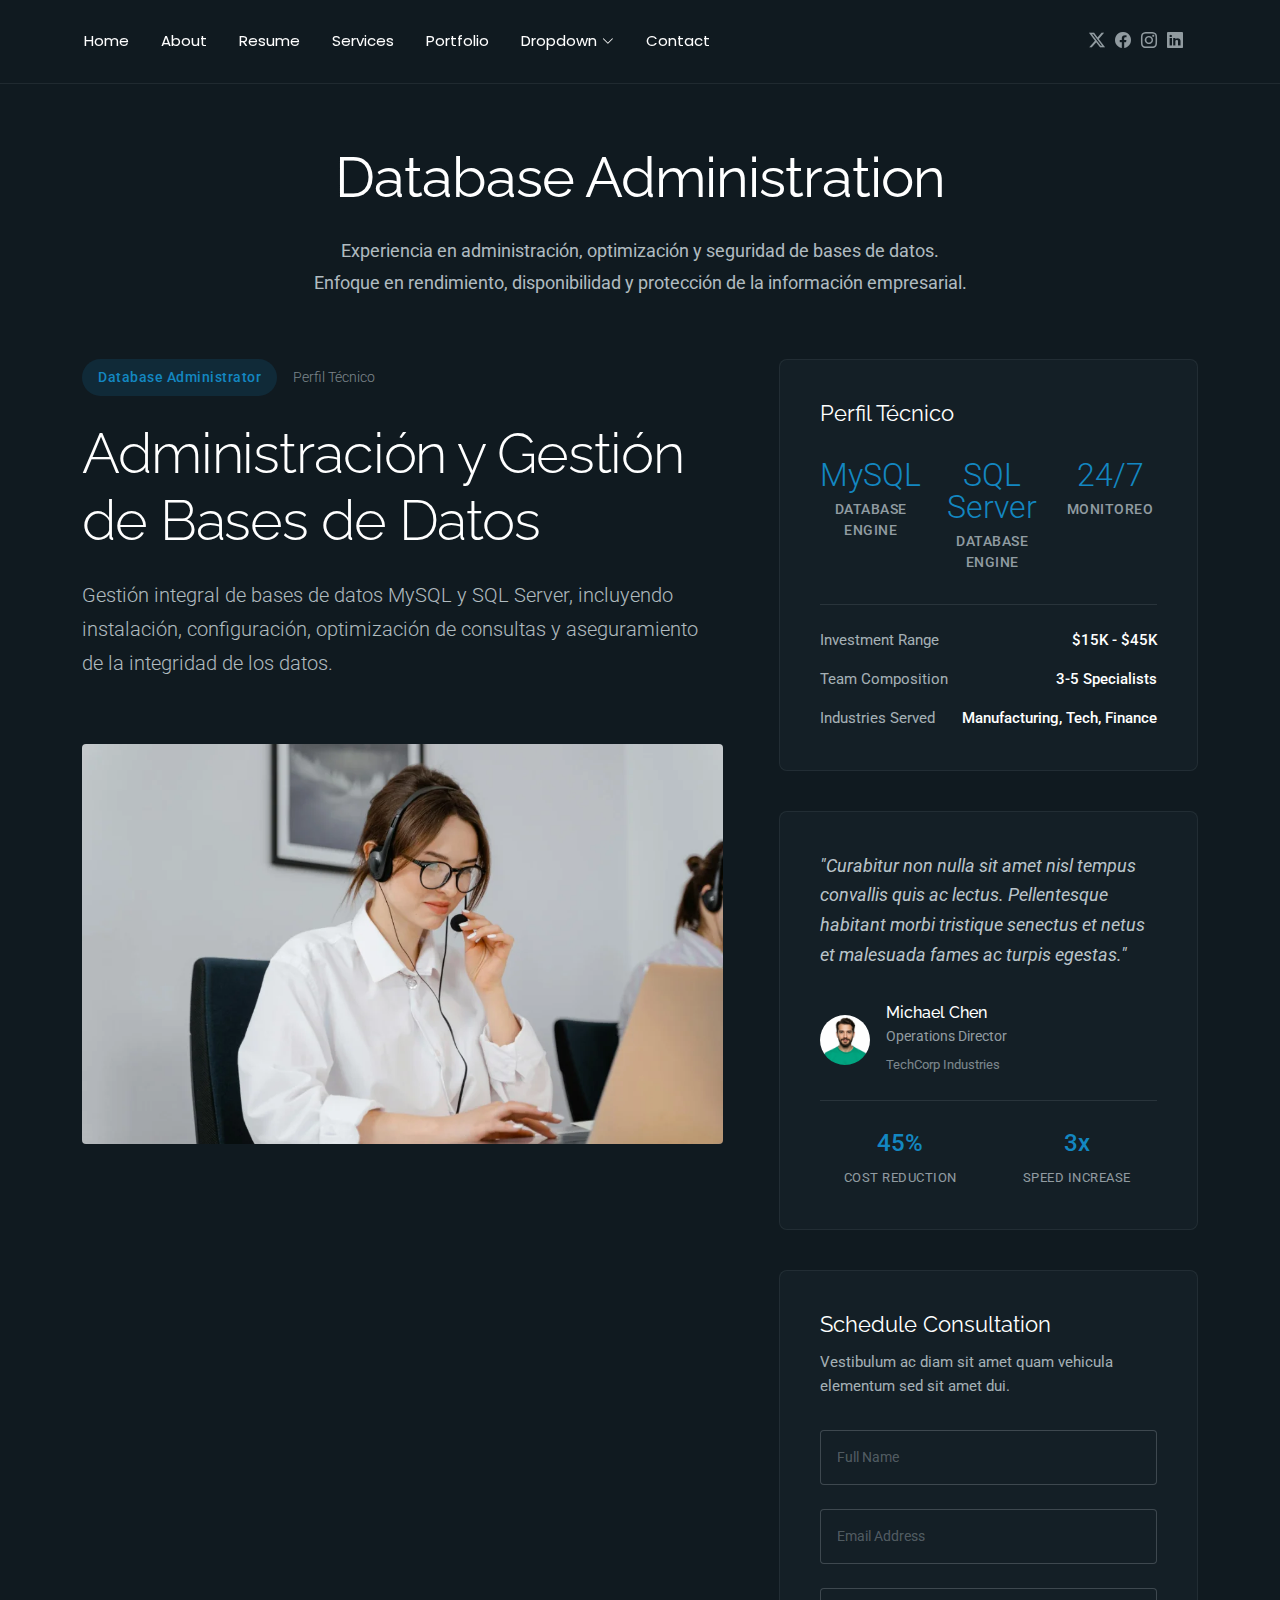
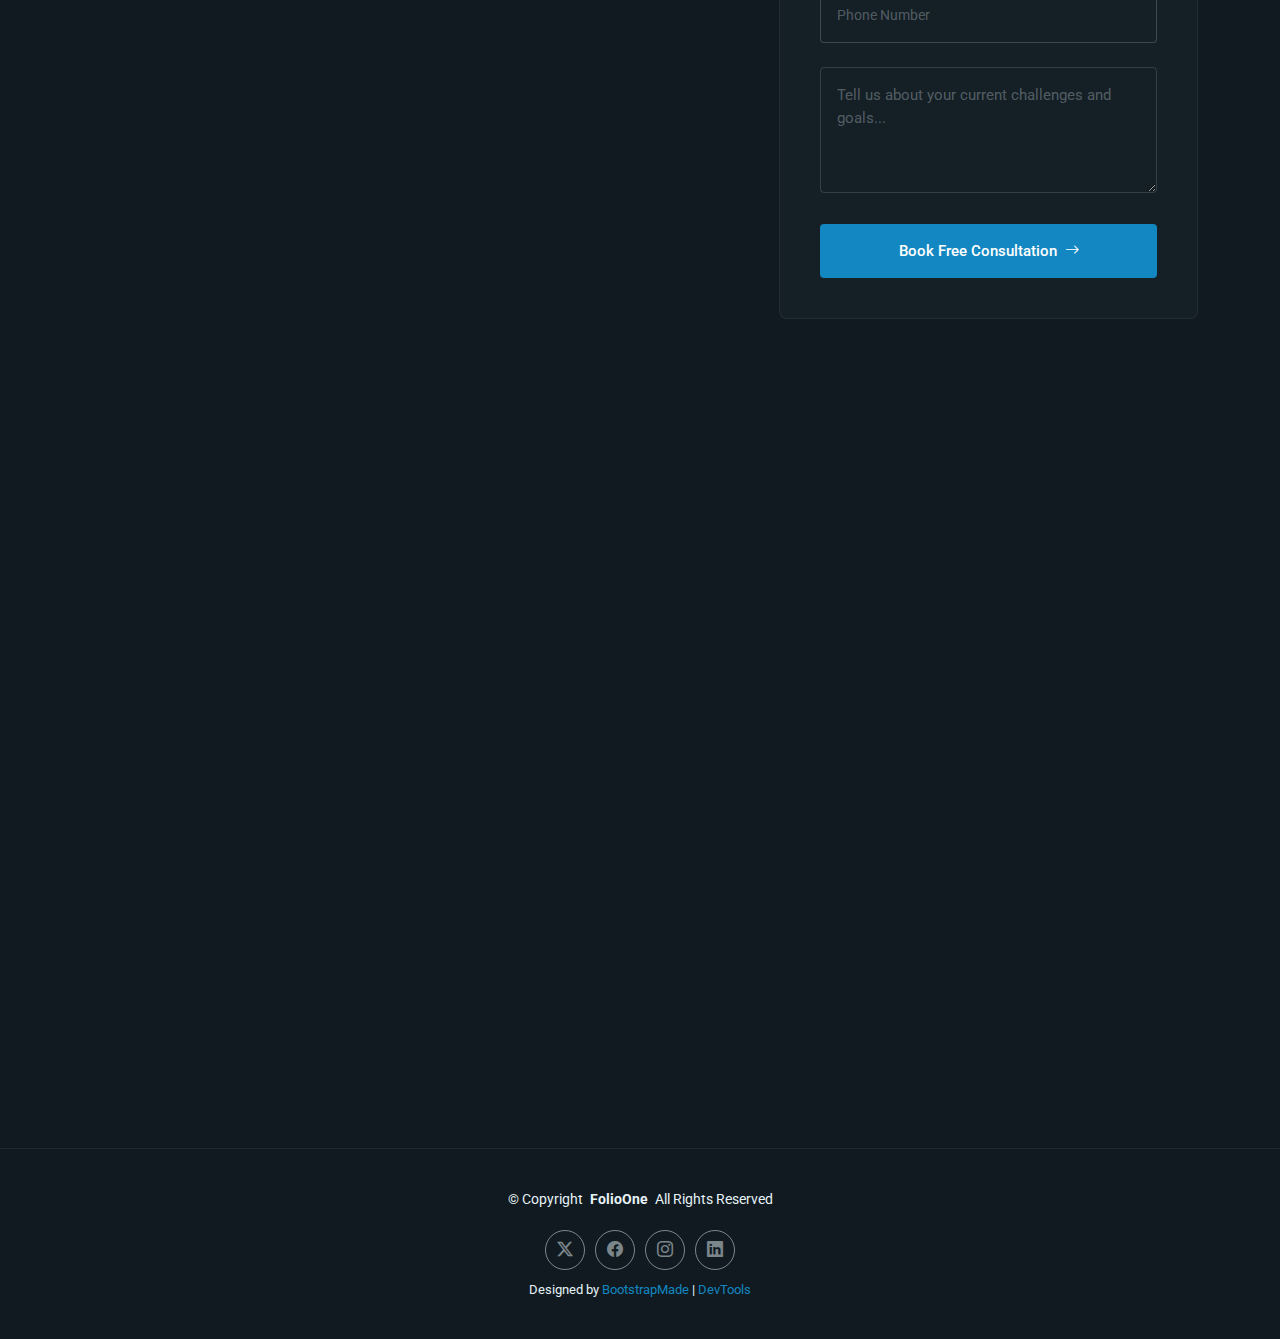
<file: service-details.html>
<!DOCTYPE html>
<html lang="es">

<head>
  <meta charset="utf-8">
  <meta content="width=device-width, initial-scale=1.0" name="viewport">
  <title>Detalles de Servicios - </title>
  <meta name="description" content="">
  <meta name="keywords" content="">


  <!-- Favicons -->
  <link href="assets/img/favicon.png" rel="icon">
  <link href="assets/img/apple-touch-icon.png" rel="apple-touch-icon">

  <!-- Fonts -->
  <link href="https://fonts.googleapis.com" rel="preconnect">
  <link href="https://fonts.gstatic.com" rel="preconnect" crossorigin>
  <link href="https://fonts.googleapis.com/css2?family=Roboto:ital,wght@0,100;0,300;0,400;0,500;0,700;0,900;1,100;1,300;1,400;1,500;1,700;1,900&family=Poppins:ital,wght@0,100;0,200;0,300;0,400;0,500;0,600;0,700;0,800;0,900;1,100;1,200;1,300;1,400;1,500;1,600;1,700;1,800;1,900&family=Raleway:ital,wght@0,100;0,200;0,300;0,400;0,500;0,600;0,700;0,800;0,900;1,100;1,200;1,300;1,400;1,500;1,600;1,700;1,800;1,900&display=swap" rel="stylesheet">

  <!-- Vendor CSS Files -->
  <link href="assets/vendor/bootstrap/css/bootstrap.min.css" rel="stylesheet">
  <link href="assets/vendor/bootstrap-icons/bootstrap-icons.css" rel="stylesheet">
  <link href="assets/vendor/aos/aos.css" rel="stylesheet">
  <link href="assets/vendor/swiper/swiper-bundle.min.css" rel="stylesheet">
  <link href="assets/vendor/glightbox/css/glightbox.min.css" rel="stylesheet">

  <!-- Main CSS File -->
  <link href="assets/css/main.css" rel="stylesheet">

  <!-- =======================================================
  * Template Name: FolioOne
  * Template URL: https://bootstrapmade.com/folioone-bootstrap-portfolio-website-template/
  * Updated: Aug 23 2025 with Bootstrap v5.3.7
  * Author: BootstrapMade.com
  * License: https://bootstrapmade.com/license/
  ======================================================== -->
</head>

<body class="service-details-page">

  <header id="header" class="header d-flex align-items-center light-background sticky-top">
    <div class="container position-relative d-flex align-items-center justify-content-between">

      <!-- <a href="index.html" class="logo d-flex align-items-center me-auto me-xl-0">
      <img src="assets/img/logo.webp" alt="">
      <h1 class="sitename">FolioOne</h1> 
    </a> -->

      <nav id="navmenu" class="navmenu">
        <ul>
          <li><a href="index.html">Home</a></li>
          <li><a href="about.html">About</a></li>
          <li><a href="resume.html">Resume</a></li>
          <li><a href="services.html">Services</a></li>
          <li><a href="portfolio.html">Portfolio</a></li>
          <li class="dropdown"><a href="#"><span>Dropdown</span> <i class="bi bi-chevron-down toggle-dropdown"></i></a>
            <ul>
              <li><a href="#">Dropdown 1</a></li>
              <li class="dropdown"><a href="#"><span>Deep Dropdown</span> <i class="bi bi-chevron-down toggle-dropdown"></i></a>
                <ul>
                  <li><a href="#">Deep Dropdown 1</a></li>
                  <li><a href="#">Deep Dropdown 2</a></li>
                  <li><a href="#">Deep Dropdown 3</a></li>
                  <li><a href="#">Deep Dropdown 4</a></li>
                  <li><a href="#">Deep Dropdown 5</a></li>
                </ul>
              </li>
              <li><a href="#">Dropdown 2</a></li>
              <li><a href="#">Dropdown 3</a></li>
              <li><a href="#">Dropdown 4</a></li>
            </ul>
          </li>
          <li><a href="contact.html">Contact</a></li>
        </ul>
        <i class="mobile-nav-toggle d-xl-none bi bi-list"></i>
      </nav>

      <div class="header-social-links">
        <a href="#" class="twitter"><i class="bi bi-twitter-x"></i></a>
        <a href="#" class="facebook"><i class="bi bi-facebook"></i></a>
        <a href="#" class="instagram"><i class="bi bi-instagram"></i></a>
        <a href="#" class="linkedin"><i class="bi bi-linkedin"></i></a>
      </div>

    </div>
  </header>

  <main class="main">

    <!-- Service Details Section -->
    <section id="service-details" class="service-details section">

      <!-- Section Title -->
      <div class="container section-title" data-aos="fade-up">
       <h2>Database Administration</h2>
<p>
Experiencia en administración, optimización y seguridad de bases de datos.
Enfoque en rendimiento, disponibilidad y protección de la información empresarial.
</p>

      </div><!-- End Section Title -->

      <div class="container" data-aos="fade-up" data-aos-delay="100">

        <div class="row">

          <!-- Main Content Area -->
          <div class="col-lg-7">

            <!-- Hero Service Introduction -->
            <div class="service-hero" data-aos="fade-up" data-aos-delay="100">
              <div class="service-meta">
                <span class="service-category">Database Administrator</span>
                <span class="reading-time">Perfil Técnico</span>
              </div>
              <h1>Administración y Gestión de Bases de Datos</h1>
              <p class="service-description">Gestión integral de bases de datos MySQL y SQL Server, incluyendo instalación,
configuración, optimización de consultas y aseguramiento de la integridad de los datos.</p>
            </div>

            <!-- Service Visual -->
            <div class="service-visual" data-aos="zoom-in" data-aos-delay="200">
              <img src="assets/img/services/services-7.webp" alt="Business Process Optimization" class="img-fluid">
            </div>

            <!-- Service Content -->
            <div class="service-narrative" data-aos="fade-up" data-aos-delay="300">
              <h3>Gestión Profesional de Datos</h3>
<p>
Experiencia en instalación y configuración de motores de bases de datos,
creación de esquemas, administración de usuarios y control de accesos.
</p>

<p>
Optimización de consultas SQL mediante análisis de índices,
normalización de estructuras y mejora del rendimiento en sistemas transaccionales.
</p>

              <!-- Key Benefits Grid -->
              <div class="benefit-card">
  <div class="benefit-icon">
    <i class="bi bi-speedometer2"></i>
  </div>
  <h4>Optimización de Rendimiento</h4>
  <p>Mejora de tiempos de respuesta mediante tuning y análisis de consultas SQL.</p>
</div>

<div class="benefit-card">
  <div class="benefit-icon">
    <i class="bi bi-shield-lock"></i>
  </div>
  <h4>Seguridad de la Información</h4>
  <p>Gestión de roles, permisos y protección de datos sensibles.</p>
</div>

<div class="benefit-card">
  <div class="benefit-icon">
    <i class="bi bi-arrow-repeat"></i>
  </div>
  <h4>Backups y Recuperación</h4>
  <p>Implementación de estrategias de respaldo y recuperación ante fallos.</p>
</div>

<div class="benefit-card">
  <div class="benefit-icon">
    <i class="bi bi-diagram-3"></i>
  </div>
  <h4>Modelado de Datos</h4>
  <p>Diseño entidad-relación y normalización para bases de datos eficientes.</p>
</div>


            </div>

            <!-- Implementation Timeline -->
            <div class="timeline-section" data-aos="fade-up" data-aos-delay="500">
              <h3>Proceso de administracion</h3>
              <div class="timeline">
                <div class="timeline-item">
                  <div class="timeline-marker">
                    <span>1</span>
                  </div>
                  <div class="timeline-content">
                    <h4>DInstalación y Configuración</h4>
                    <p>Implementación inicial del motor de base de datos y configuración segura</p>
                    <small>Fase Inicial</small>
                  </div>
                </div>

                <div class="timeline-item">
                  <div class="timeline-marker">
                    <span>2</span>
                  </div>
                  <div class="timeline-content">
                    <h4>Optimización</h4>
                    <p>Análisis de consultas, creación de índices y mejora del rendimiento.</p>
                    <small>Fase de Mejora</small>
                  </div>
                </div>

                <div class="timeline-item">
                  <div class="timeline-marker">
                    <span>3</span>
                  </div>
                  <div class="timeline-content">
                    <h4>Monitoreo</h4>
                    <p>Supervisión constante del estado del servidor y uso de recursos.</p>
                    <small>Monitoreo Continuo</small>
                  </div>
                </div>

                <div class="timeline-item">
                  <div class="timeline-marker">
                    <span>4</span>
                  </div>
                  <div class="timeline-content">
                    <h4>Respaldo y Recuperación</h4>
                    <p>Aplicación de estrategias de backup y pruebas de restauración.</p>
                    <small>Protección de Datos</small>
                  </div>
                </div>
              </div>
            </div>

          </div><!-- End Main Content -->

          <!-- Service Sidebar -->
          <div class="col-lg-5">
            <div class="service-sidebar" data-aos="fade-up" data-aos-delay="200">

              <!-- Service Overview Card -->
              <div class="overview-card">
                <div class="overview-header">
<h4>Perfil Técnico</h4>
                </div>
                <div class="overview-stats">
                 <div class="stat-item">
  <div class="stat-number">MySQL</div>
  <div class="stat-label">Database Engine</div>
</div>

<div class="stat-item">
  <div class="stat-number">SQL Server</div>
  <div class="stat-label">Database Engine</div>
</div>

<div class="stat-item">
  <div class="stat-number">24/7</div>
  <div class="stat-label">Monitoreo</div>
</div>

                </div>

                <div class="overview-details">
                  <div class="detail-row">
                    <span class="detail-label">Investment Range</span>
                    <span class="detail-value">$15K - $45K</span>
                  </div>
                  <div class="detail-row">
                    <span class="detail-label">Team Composition</span>
                    <span class="detail-value">3-5 Specialists</span>
                  </div>
                  <div class="detail-row">
                    <span class="detail-label">Industries Served</span>
                    <span class="detail-value">Manufacturing, Tech, Finance</span>
                  </div>
                </div>
              </div>

              <!-- Client Success Story -->
              <div class="success-story">
                <div class="story-quote">
                  <p>"Curabitur non nulla sit amet nisl tempus convallis quis ac lectus. Pellentesque habitant morbi tristique senectus et netus et malesuada fames ac turpis egestas."</p>
                </div>
                <div class="story-author">
                  <img src="assets/img/person/person-m-8.webp" alt="Michael Chen" class="author-avatar">
                  <div class="author-details">
                    <h5>Michael Chen</h5>
                    <span>Operations Director</span>
                    <small>TechCorp Industries</small>
                  </div>
                </div>
                <div class="story-metrics">
                  <div class="metric">
                    <span class="metric-value">45%</span>
                    <span class="metric-label">Cost Reduction</span>
                  </div>
                  <div class="metric">
                    <span class="metric-value">3x</span>
                    <span class="metric-label">Speed Increase</span>
                  </div>
                </div>
              </div>

              <!-- Consultation Form -->
              <div class="consultation-form">
                <div class="form-header">
                  <h4>Schedule Consultation</h4>
                  <p>Vestibulum ac diam sit amet quam vehicula elementum sed sit amet dui.</p>
                </div>

                <form action="forms/consultation.php" method="post" class="php-email-form">
                  <div class="form-group">
                    <input type="text" name="name" class="form-input" placeholder="Full Name" required="">
                  </div>

                  <div class="form-group">
                    <input type="email" name="email" class="form-input" placeholder="Email Address" required="">
                  </div>

                  <div class="form-group">
                    <input type="tel" name="phone" class="form-input" placeholder="Phone Number">
                  </div>

                  <input type="hidden" name="subject" value="Business Process Optimization Consultation">

                  <div class="form-group">
                    <textarea name="message" class="form-input" rows="4" placeholder="Tell us about your current challenges and goals..." required=""></textarea>
                  </div>

                  <div class="loading">Loading</div>
                  <div class="error-message"></div>
                  <div class="sent-message">Your consultation request has been sent. Thank you!</div>

                  <button type="submit" class="btn-consultation">
                    <span>Book Free Consultation</span>
                    <i class="bi bi-arrow-right"></i>
                  </button>
                </form>
              </div>

            </div>
          </div><!-- End Sidebar -->

        </div>

      </div>

    </section><!-- /Service Details Section -->

  </main>

  <footer id="footer" class="footer">

    <div class="container">
      <div class="copyright text-center ">
        <p>© <span>Copyright</span> <strong class="px-1 sitename">FolioOne</strong> <span>All Rights Reserved<br></span></p>
      </div>
      <div class="social-links d-flex justify-content-center">
        <a href=""><i class="bi bi-twitter-x"></i></a>
        <a href=""><i class="bi bi-facebook"></i></a>
        <a href=""><i class="bi bi-instagram"></i></a>
        <a href=""><i class="bi bi-linkedin"></i></a>
      </div>
      <div class="credits">
        <!-- All the links in the footer should remain intact. -->
        <!-- You can delete the links only if you've purchased the pro version. -->
        <!-- Licensing information: https://bootstrapmade.com/license/ -->
        <!-- Purchase the pro version with working PHP/AJAX contact form: [buy-url] -->
        Designed by <a href="https://bootstrapmade.com/">BootstrapMade</a> | <a href="https://bootstrapmade.com/tools/">DevTools</a>
      </div>
    </div>

  </footer>

  <!-- Scroll Top -->
  <a href="#" id="scroll-top" class="scroll-top d-flex align-items-center justify-content-center"><i class="bi bi-arrow-up-short"></i></a>

  <!-- Preloader -->
  <div id="preloader"></div>

  <!-- Vendor JS Files -->
  <script src="assets/vendor/bootstrap/js/bootstrap.bundle.min.js"></script>
  <script src="assets/vendor/php-email-form/validate.js"></script>
  <script src="assets/vendor/aos/aos.js"></script>
  <script src="assets/vendor/typed.js/typed.umd.js"></script>
  <script src="assets/vendor/waypoints/noframework.waypoints.js"></script>
  <script src="assets/vendor/purecounter/purecounter_vanilla.js"></script>
  <script src="assets/vendor/swiper/swiper-bundle.min.js"></script>
  <script src="assets/vendor/imagesloaded/imagesloaded.pkgd.min.js"></script>
  <script src="assets/vendor/isotope-layout/isotope.pkgd.min.js"></script>
  <script src="assets/vendor/glightbox/js/glightbox.min.js"></script>

  <!-- Main JS File -->
  <script src="assets/js/main.js"></script>

</body>

</html>
</file>
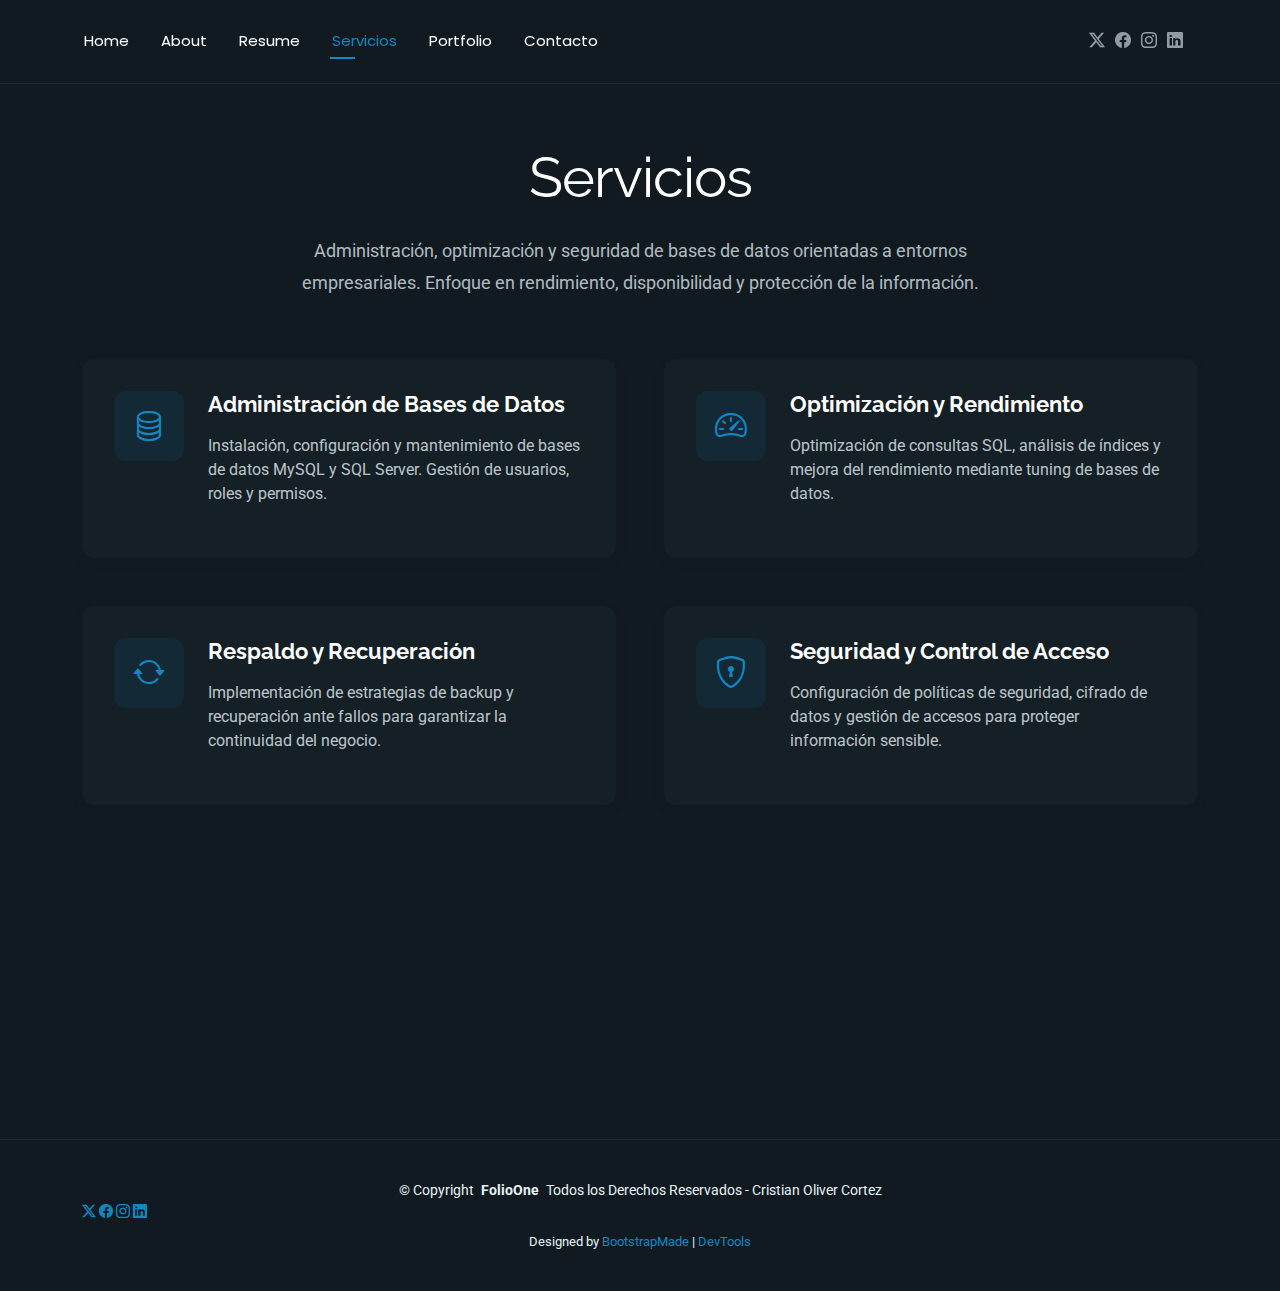
<file: services.html>
<!DOCTYPE html>
<html lang="es">

<head>
  <meta charset="utf-8">
  <meta content="width=device-width, initial-scale=1.0" name="viewport">
  <title>Servicios - Database Administrator </title>
  <meta name="description" content="">
  <meta name="keywords" content="">

  <!-- Favicons -->
  <link href="assets/img/favicon.png" rel="icon">
  <link href="assets/img/apple-touch-icon.png" rel="apple-touch-icon">

  <!-- Fonts -->
  <link href="https://fonts.googleapis.com" rel="preconnect">
  <link href="https://fonts.gstatic.com" rel="preconnect" crossorigin>
  <link href="https://fonts.googleapis.com/css2?family=Roboto:ital,wght@0,100;0,300;0,400;0,500;0,700;0,900;1,100;1,300;1,400;1,500;1,700;1,900&family=Poppins:ital,wght@0,100;0,200;0,300;0,400;0,500;0,600;0,700;0,800;0,900;1,100;1,200;1,300;1,400;1,500;1,600;1,700;1,800;1,900&family=Raleway:ital,wght@0,100;0,200;0,300;0,400;0,500;0,600;0,700;0,800;0,900;1,100;1,200;1,300;1,400;1,500;1,600;1,700;1,800;1,900&display=swap" rel="stylesheet">

  <!-- Vendor CSS Files -->
  <link href="assets/vendor/bootstrap/css/bootstrap.min.css" rel="stylesheet">
  <link href="assets/vendor/bootstrap-icons/bootstrap-icons.css" rel="stylesheet">
  <link href="assets/vendor/aos/aos.css" rel="stylesheet">
  <link href="assets/vendor/swiper/swiper-bundle.min.css" rel="stylesheet">
  <link href="assets/vendor/glightbox/css/glightbox.min.css" rel="stylesheet">

  <!-- Main CSS File -->
  <link href="assets/css/main.css" rel="stylesheet">

  <!-- =======================================================
  * Template Name: FolioOne
  * Template URL: https://bootstrapmade.com/folioone-bootstrap-portfolio-website-template/
  * Updated: Aug 23 2025 with Bootstrap v5.3.7
  * Author: BootstrapMade.com
  * License: https://bootstrapmade.com/license/
  ======================================================== -->
</head>

<body class="services-page">

  <header id="header" class="header d-flex align-items-center light-background sticky-top">
    <div class="container position-relative d-flex align-items-center justify-content-between">

      <!-- <a href="index.html" class="logo d-flex align-items-center me-auto me-xl-0">
      <img src="assets/img/logo.webp" alt="">
      <h1 class="sitename">FolioOne</h1> 
    </a> -->

      <nav id="navmenu" class="navmenu">
        <ul>
          <li><a href="index.html">Home</a></li>
          <li><a href="about.html">About</a></li>
          <li><a href="resume.html">Resume</a></li>
          <li><a href="services.html" class="active">Servicios</a></li>
          <li><a href="portfolio.html">Portfolio</a></li>
          
          <li><a href="contact.html">Contacto</a></li>
        </ul>
        <i class="mobile-nav-toggle d-xl-none bi bi-list"></i>
      </nav>

     <div class="header-social-links">
        <a href="https://x.com/SebastinOl87069" class="twitter"><i class="bi bi-twitter-x"></i></a>
        <a href="https://www.facebook.com/share/1DVgxzbygT/" class="facebook"><i class="bi bi-facebook"></i></a>
        <a href="https://www.instagram.com/olivercortezcristian?igsh=MTBjOGdmbGx5YmtsZw==" class="instagram"><i class="bi bi-instagram"></i></a>
        <a href="https://www.linkedin.com/in/cristian-oliver-cortez-01213534a/" class="linkedin"><i class="bi bi-linkedin"></i></a>
      </div>

    </div>
  </header>

  <main class="main">

    <!-- Services Section -->
    <section id="services" class="services section">

      <!-- Section Title -->
      <div class="container section-title" data-aos="fade-up">
        <h2>Servicios</h2>
        <p>Administración, optimización y seguridad de bases de datos orientadas a entornos empresariales.
Enfoque en rendimiento, disponibilidad y protección de la información.</p>
      </div><!-- End Section Title -->

      <div class="container" data-aos="fade-up" data-aos-delay="100">

        <div class="row justify-content-center g-5">

          <div class="col-md-6" data-aos="fade-right" data-aos-delay="100">
  <div class="service-item">
    <div class="service-icon">
      <i class="bi bi-database"></i>
    </div>
    <div class="service-content">
      <h3>Administración de Bases de Datos</h3>
      <p>Instalación, configuración y mantenimiento de bases de datos MySQL y SQL Server. Gestión de usuarios, roles y permisos.</p>
    </div>
  </div>
          </div><!-- End Service Item -->

         <div class="col-md-6" data-aos="fade-left" data-aos-delay="100">
  <div class="service-item">
    <div class="service-icon">
      <i class="bi bi-speedometer2"></i>
    </div>
    <div class="service-content">
      <h3>Optimización y Rendimiento</h3>
      <p>Optimización de consultas SQL, análisis de índices y mejora del rendimiento mediante tuning de bases de datos.</p>
    </div>
  </div>
          </div><!-- End Service Item -->

          <div class="col-md-6" data-aos="fade-right" data-aos-delay="200">
  <div class="service-item">
    <div class="service-icon">
      <i class="bi bi-arrow-repeat"></i>
    </div>
    <div class="service-content">
      <h3>Respaldo y Recuperación</h3>
      <p>Implementación de estrategias de backup y recuperación ante fallos para garantizar la continuidad del negocio.</p>
    </div>
  </div>
          </div><!-- End Service Item -->

          <div class="col-md-6" data-aos="fade-left" data-aos-delay="200">
  <div class="service-item">
    <div class="service-icon">
      <i class="bi bi-shield-lock"></i>
    </div>
    <div class="service-content">
      <h3>Seguridad y Control de Acceso</h3>
      <p>Configuración de políticas de seguridad, cifrado de datos y gestión de accesos para proteger información sensible.</p>
    </div>
  </div>
          </div><!-- End Service Item -->

          <div class="col-md-6" data-aos="fade-right" data-aos-delay="300">
  <div class="service-item">
    <div class="service-icon">
      <i class="bi bi-diagram-3"></i>
    </div>
    <div class="service-content">
      <h3>Modelado y Diseño de Bases de Datos</h3>
      <p>Diseño de modelos entidad-relación, normalización y estructuración eficiente de datos para aplicaciones empresariales.</p>
    </div>
  </div>
  
          </div><!-- End Service Item -->

          <div class="col-md-6" data-aos="fade-left" data-aos-delay="300">
  <div class="service-item">
    <div class="service-icon">
      <i class="bi bi-graph-up-arrow"></i>
    </div>
    <div class="service-content">
      <h3>Monitoreo y Alta Disponibilidad</h3>
      <p>Supervisión del estado de servidores de bases de datos y configuración básica para asegurar disponibilidad continua.</p>
    </div>
  </div>
          </div><!-- End Service Item -->

        </div>

      </div>

    </section><!-- /Services Section -->

  </main>

  <footer id="footer" class="footer">

    <div class="container">
      <div class="copyright text-center ">
        <p>© <span>Copyright</span> <strong class="px-1 sitename">FolioOne</strong> <span>Todos los Derechos Reservados - Cristian Oliver Cortez<br></span></p>
      </div>
   <div class="header-social-links">
        <a href="https://x.com/SebastinOl87069" class="twitter"><i class="bi bi-twitter-x"></i></a>
        <a href="https://www.facebook.com/share/1DVgxzbygT/" class="facebook"><i class="bi bi-facebook"></i></a>
        <a href="https://www.instagram.com/olivercortezcristian?igsh=MTBjOGdmbGx5YmtsZw==" class="instagram"><i class="bi bi-instagram"></i></a>
        <a href="https://www.linkedin.com/in/cristian-oliver-cortez-01213534a/" class="linkedin"><i class="bi bi-linkedin"></i></a>
      </div>
      <div class="credits">
        <!-- All the links in the footer should remain intact. -->
        <!-- You can delete the links only if you've purchased the pro version. -->
        <!-- Licensing information: https://bootstrapmade.com/license/ -->
        <!-- Purchase the pro version with working PHP/AJAX contact form: [buy-url] -->
        Designed by <a href="https://bootstrapmade.com/">BootstrapMade</a> | <a href="https://bootstrapmade.com/tools/">DevTools</a>
      </div>
    </div>

  </footer>

  <!-- Scroll Top -->
  <a href="#" id="scroll-top" class="scroll-top d-flex align-items-center justify-content-center"><i class="bi bi-arrow-up-short"></i></a>

  <!-- Preloader -->
  <div id="preloader"></div>

  <!-- Vendor JS Files -->
  <script src="assets/vendor/bootstrap/js/bootstrap.bundle.min.js"></script>
  <script src="assets/vendor/php-email-form/validate.js"></script>
  <script src="assets/vendor/aos/aos.js"></script>
  <script src="assets/vendor/typed.js/typed.umd.js"></script>
  <script src="assets/vendor/waypoints/noframework.waypoints.js"></script>
  <script src="assets/vendor/purecounter/purecounter_vanilla.js"></script>
  <script src="assets/vendor/swiper/swiper-bundle.min.js"></script>
  <script src="assets/vendor/imagesloaded/imagesloaded.pkgd.min.js"></script>
  <script src="assets/vendor/isotope-layout/isotope.pkgd.min.js"></script>
  <script src="assets/vendor/glightbox/js/glightbox.min.js"></script>

  <!-- Main JS File -->
  <script src="assets/js/main.js"></script>

</body>

</html>
</file>
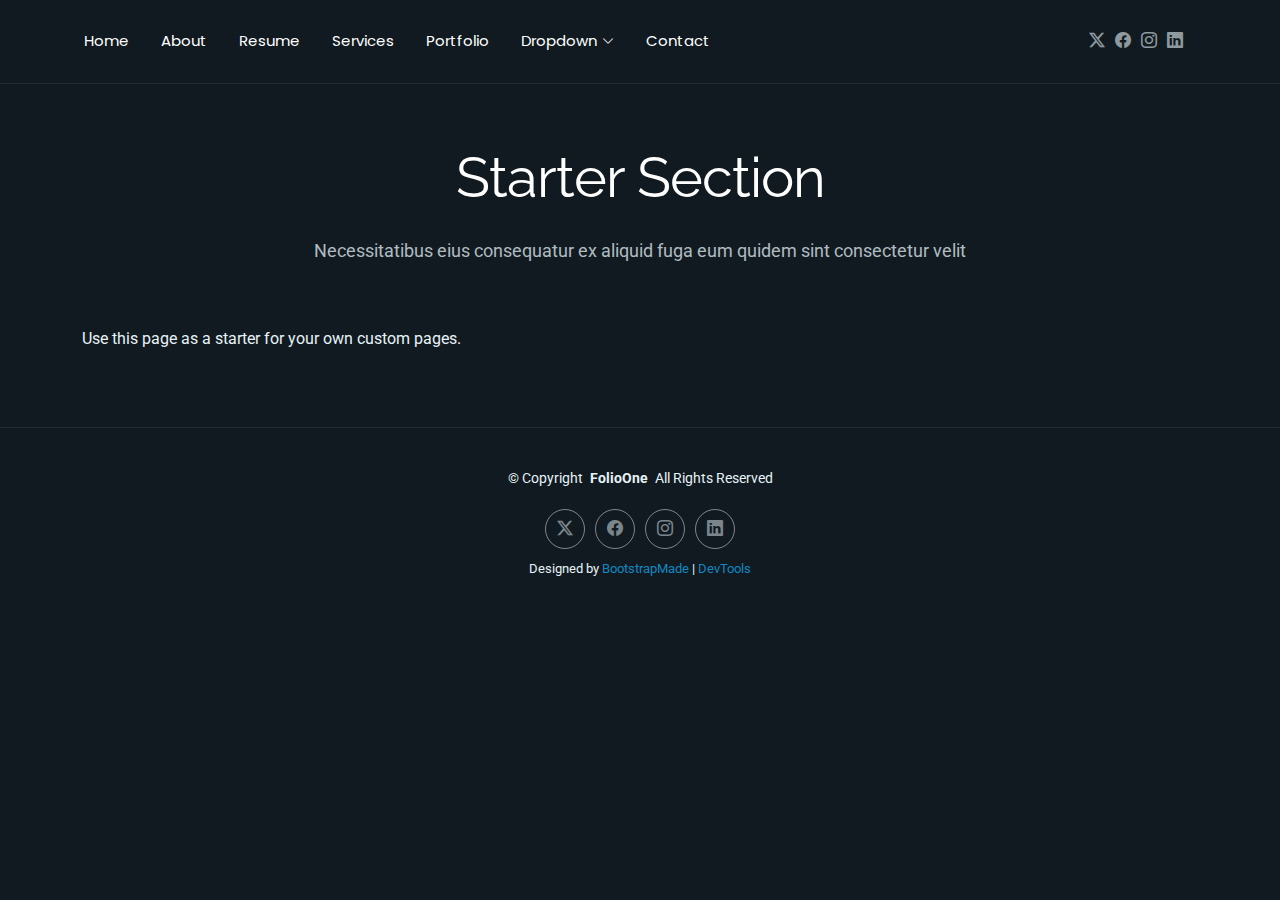
<file: starter-page.html>
<!DOCTYPE html>
<html lang="es">

<head>
  <meta charset="utf-8">
  <meta content="width=device-width, initial-scale=1.0" name="viewport">
  <title>Starter Page - FolioOne Bootstrap Template</title>
  <meta name="description" content="">
  <meta name="keywords" content="">

  <!-- Favicons -->
  <link href="assets/img/favicon.png" rel="icon">
  <link href="assets/img/apple-touch-icon.png" rel="apple-touch-icon">

  <!-- Fonts -->
  <link href="https://fonts.googleapis.com" rel="preconnect">
  <link href="https://fonts.gstatic.com" rel="preconnect" crossorigin>
  <link href="https://fonts.googleapis.com/css2?family=Roboto:ital,wght@0,100;0,300;0,400;0,500;0,700;0,900;1,100;1,300;1,400;1,500;1,700;1,900&family=Poppins:ital,wght@0,100;0,200;0,300;0,400;0,500;0,600;0,700;0,800;0,900;1,100;1,200;1,300;1,400;1,500;1,600;1,700;1,800;1,900&family=Raleway:ital,wght@0,100;0,200;0,300;0,400;0,500;0,600;0,700;0,800;0,900;1,100;1,200;1,300;1,400;1,500;1,600;1,700;1,800;1,900&display=swap" rel="stylesheet">

  <!-- Vendor CSS Files -->
  <link href="assets/vendor/bootstrap/css/bootstrap.min.css" rel="stylesheet">
  <link href="assets/vendor/bootstrap-icons/bootstrap-icons.css" rel="stylesheet">
  <link href="assets/vendor/aos/aos.css" rel="stylesheet">
  <link href="assets/vendor/swiper/swiper-bundle.min.css" rel="stylesheet">
  <link href="assets/vendor/glightbox/css/glightbox.min.css" rel="stylesheet">

  <!-- Main CSS File -->
  <link href="assets/css/main.css" rel="stylesheet">

  <!-- =======================================================
  * Template Name: FolioOne
  * Template URL: https://bootstrapmade.com/folioone-bootstrap-portfolio-website-template/
  * Updated: Aug 23 2025 with Bootstrap v5.3.7
  * Author: BootstrapMade.com
  * License: https://bootstrapmade.com/license/
  ======================================================== -->
</head>

<body class="starter-page-page">

  <header id="header" class="header d-flex align-items-center light-background sticky-top">
    <div class="container position-relative d-flex align-items-center justify-content-between">

      <!-- <a href="index.html" class="logo d-flex align-items-center me-auto me-xl-0">
      <img src="assets/img/logo.webp" alt="">
      <h1 class="sitename">FolioOne</h1> 
    </a> -->

      <nav id="navmenu" class="navmenu">
        <ul>
          <li><a href="index.html">Home</a></li>
          <li><a href="about.html">About</a></li>
          <li><a href="resume.html">Resume</a></li>
          <li><a href="services.html">Services</a></li>
          <li><a href="portfolio.html">Portfolio</a></li>
          <li class="dropdown"><a href="#"><span>Dropdown</span> <i class="bi bi-chevron-down toggle-dropdown"></i></a>
            <ul>
              <li><a href="#">Dropdown 1</a></li>
              <li class="dropdown"><a href="#"><span>Deep Dropdown</span> <i class="bi bi-chevron-down toggle-dropdown"></i></a>
                <ul>
                  <li><a href="#">Deep Dropdown 1</a></li>
                  <li><a href="#">Deep Dropdown 2</a></li>
                  <li><a href="#">Deep Dropdown 3</a></li>
                  <li><a href="#">Deep Dropdown 4</a></li>
                  <li><a href="#">Deep Dropdown 5</a></li>
                </ul>
              </li>
              <li><a href="#">Dropdown 2</a></li>
              <li><a href="#">Dropdown 3</a></li>
              <li><a href="#">Dropdown 4</a></li>
            </ul>
          </li>
          <li><a href="contact.html">Contact</a></li>
        </ul>
        <i class="mobile-nav-toggle d-xl-none bi bi-list"></i>
      </nav>

      <div class="header-social-links">
        <a href="#" class="twitter"><i class="bi bi-twitter-x"></i></a>
        <a href="#" class="facebook"><i class="bi bi-facebook"></i></a>
        <a href="#" class="instagram"><i class="bi bi-instagram"></i></a>
        <a href="#" class="linkedin"><i class="bi bi-linkedin"></i></a>
      </div>

    </div>
  </header>

  <main class="main">

    <!-- Starter Section Section -->
    <section id="starter-section" class="starter-section section">

      <!-- Section Title -->
      <div class="container section-title" data-aos="fade-up">
        <h2>Starter Section</h2>
        <p>Necessitatibus eius consequatur ex aliquid fuga eum quidem sint consectetur velit</p>
      </div><!-- End Section Title -->

      <div class="container" data-aos="fade-up">
        <p>Use this page as a starter for your own custom pages.</p>
      </div>

    </section><!-- /Starter Section Section -->

  </main>

  <footer id="footer" class="footer">

    <div class="container">
      <div class="copyright text-center ">
        <p>© <span>Copyright</span> <strong class="px-1 sitename">FolioOne</strong> <span>All Rights Reserved<br></span></p>
      </div>
      <div class="social-links d-flex justify-content-center">
        <a href=""><i class="bi bi-twitter-x"></i></a>
        <a href=""><i class="bi bi-facebook"></i></a>
        <a href=""><i class="bi bi-instagram"></i></a>
        <a href=""><i class="bi bi-linkedin"></i></a>
      </div>
      <div class="credits">
        <!-- All the links in the footer should remain intact. -->
        <!-- You can delete the links only if you've purchased the pro version. -->
        <!-- Licensing information: https://bootstrapmade.com/license/ -->
        <!-- Purchase the pro version with working PHP/AJAX contact form: [buy-url] -->
        Designed by <a href="https://bootstrapmade.com/">BootstrapMade</a> | <a href="https://bootstrapmade.com/tools/">DevTools</a>
      </div>
    </div>

  </footer>

  <!-- Scroll Top -->
  <a href="#" id="scroll-top" class="scroll-top d-flex align-items-center justify-content-center"><i class="bi bi-arrow-up-short"></i></a>

  <!-- Preloader -->
  <div id="preloader"></div>

  <!-- Vendor JS Files -->
  <script src="assets/vendor/bootstrap/js/bootstrap.bundle.min.js"></script>
  <script src="assets/vendor/php-email-form/validate.js"></script>
  <script src="assets/vendor/aos/aos.js"></script>
  <script src="assets/vendor/typed.js/typed.umd.js"></script>
  <script src="assets/vendor/waypoints/noframework.waypoints.js"></script>
  <script src="assets/vendor/purecounter/purecounter_vanilla.js"></script>
  <script src="assets/vendor/swiper/swiper-bundle.min.js"></script>
  <script src="assets/vendor/imagesloaded/imagesloaded.pkgd.min.js"></script>
  <script src="assets/vendor/isotope-layout/isotope.pkgd.min.js"></script>
  <script src="assets/vendor/glightbox/js/glightbox.min.js"></script>

  <!-- Main JS File -->
  <script src="assets/js/main.js"></script>

</body>

</html>
</file>
<file: assets/css/main.css>
/**
* Template Name: FolioOne
* Template URL: https://bootstrapmade.com/folioone-bootstrap-portfolio-website-template/
* Updated: Aug 23 2025 with Bootstrap v5.3.7
* Author: BootstrapMade.com
* License: https://bootstrapmade.com/license/
*/

/*--------------------------------------------------------------
# Font & Color Variables
# Help: https://bootstrapmade.com/color-system/
--------------------------------------------------------------*/
/* Fonts */
:root {
  --default-font: "Roboto",  system-ui, -apple-system, "Segoe UI", Roboto, "Helvetica Neue", Arial, "Noto Sans", "Liberation Sans", sans-serif, "Apple Color Emoji", "Segoe UI Emoji", "Segoe UI Symbol", "Noto Color Emoji";
  --heading-font: "Raleway",  sans-serif;
  --nav-font: "Poppins",  sans-serif;
}

/* Global Colors - The following color variables are used throughout the website. Updating them here will change the color scheme of the entire website */
:root { 
  --background-color: #101a20; /* Background color for the entire website, including individual sections */
  --default-color: #e7f2f7; /* Default color used for the majority of the text content across the entire website */
  --heading-color: #ffffff; /* Color for headings, subheadings and title throughout the website */
  --accent-color: #1387c1; /* Accent color that represents your brand on the website. It's used for buttons, links, and other elements that need to stand out */
  --surface-color: #141f26; /* The surface color is used as a background of boxed elements within sections, such as cards, icon boxes, or other elements that require a visual separation from the global background. */
  --contrast-color: #ffffff; /* Contrast color for text, ensuring readability against backgrounds of accent, heading, or default colors. */
}

/* Nav Menu Colors - The following color variables are used specifically for the navigation menu. They are separate from the global colors to allow for more customization options */
:root {
  --nav-color: #ffffff;  /* The default color of the main navmenu links */
  --nav-hover-color: #1387c1; /* Applied to main navmenu links when they are hovered over or active */
  --nav-mobile-background-color: #213642; /* Used as the background color for mobile navigation menu */
  --nav-dropdown-background-color: #051117; /* Used as the background color for dropdown items that appear when hovering over primary navigation items */
  --nav-dropdown-color: #e7f2f7; /* Used for navigation links of the dropdown items in the navigation menu. */
  --nav-dropdown-hover-color: #1387c1; /* Similar to --nav-hover-color, this color is applied to dropdown navigation links when they are hovered over. */
}

/* Color Presets - These classes override global colors when applied to any section or element, providing reuse of the sam color scheme. */

.light-background {
  --background-color: #142027;
  --surface-color: #325264;
}

.dark-background {
  --background-color: #0b1419;
  --default-color: #ffffff;
  --heading-color: #ffffff;
  --surface-color: #252525;
  --contrast-color: #ffffff;
}

/* Smooth scroll */
:root {
  scroll-behavior: smooth;
}

/*--------------------------------------------------------------
# General Styling & Shared Classes
--------------------------------------------------------------*/
body {
  color: var(--default-color);
  background-color: var(--background-color);
  font-family: var(--default-font);
}

a {
  color: var(--accent-color);
  text-decoration: none;
  transition: 0.3s;
}

a:hover {
  color: color-mix(in srgb, var(--accent-color), transparent 25%);
  text-decoration: none;
}

h1,
h2,
h3,
h4,
h5,
h6 {
  color: var(--heading-color);
  font-family: var(--heading-font);
}

/* PHP Email Form Messages
------------------------------*/
.php-email-form .error-message {
  display: none;
  background: #df1529;
  color: #ffffff;
  text-align: left;
  padding: 15px;
  margin-bottom: 24px;
  font-weight: 600;
}

.php-email-form .sent-message {
  display: none;
  color: #ffffff;
  background: #059652;
  text-align: center;
  padding: 15px;
  margin-bottom: 24px;
  font-weight: 600;
}

.php-email-form .loading {
  display: none;
  background: var(--surface-color);
  text-align: center;
  padding: 15px;
  margin-bottom: 24px;
}

.php-email-form .loading:before {
  content: "";
  display: inline-block;
  border-radius: 50%;
  width: 24px;
  height: 24px;
  margin: 0 10px -6px 0;
  border: 3px solid var(--accent-color);
  border-top-color: var(--surface-color);
  animation: php-email-form-loading 1s linear infinite;
}

@keyframes php-email-form-loading {
  0% {
    transform: rotate(0deg);
  }

  100% {
    transform: rotate(360deg);
  }
}

/*--------------------------------------------------------------
# Global Header
--------------------------------------------------------------*/
.header {
  --background-color: rgba(255, 255, 255, 0);
  color: var(--default-color);
  background-color: var(--background-color);
  padding: 15px 0;
  transition: all 0.5s;
  z-index: 997;
  border-bottom: 1px solid color-mix(in srgb, var(--default-color), transparent 92%);
}

.header .logo {
  line-height: 1;
}

.header .logo img {
  max-height: 36px;
  margin-right: 8px;
}

.header .logo h1 {
  font-size: 32px;
  margin: 0;
  font-weight: 400;
  color: var(--heading-color);
}

.header .header-social-links {
  padding-right: 15px;
}

.header .header-social-links a {
  color: color-mix(in srgb, var(--default-color), transparent 40%);
  padding-left: 6px;
  display: inline-block;
  transition: 0.3s;
  font-size: 16px;
}

.header .header-social-links a:hover {
  color: var(--default-color);
}

.header .header-social-links a i {
  line-height: 0px;
}

@media (max-width: 1200px) {
  .header .logo {
    order: 1;
  }

  .header .header-social-links {
    order: 2;
  }

  .header .navmenu {
    order: 3;
  }
}

/* Global Header on Scroll
------------------------------*/
.scrolled .header {
  --background-color: rgba(16, 26, 32, 0.9);
}

/*--------------------------------------------------------------
# Navigation Menu
--------------------------------------------------------------*/
/* Desktop Navigation */
@media (min-width: 1200px) {
  .navmenu {
    padding: 0;
  }

  .navmenu ul {
    margin: 0;
    padding: 0;
    display: flex;
    list-style: none;
    align-items: center;
  }

  .navmenu li {
    position: relative;
  }

  .navmenu>ul>li {
    white-space: nowrap;
    padding: 15px 28px 15px 0;
  }

  .navmenu>ul>li:last-child {
    padding-right: 0;
  }

  .navmenu a,
  .navmenu a:focus {
    color: var(--nav-color);
    font-size: 15px;
    padding: 0 2px;
    font-family: var(--nav-font);
    font-weight: 400;
    display: flex;
    align-items: center;
    justify-content: space-between;
    white-space: nowrap;
    transition: 0.3s;
    position: relative;
  }

  .navmenu a i,
  .navmenu a:focus i {
    font-size: 12px;
    line-height: 0;
    margin-left: 5px;
    transition: 0.3s;
  }

  .navmenu>ul>li>a:before {
    content: "";
    position: absolute;
    height: 2px;
    bottom: -6px;
    left: 0;
    background-color: var(--nav-hover-color);
    visibility: hidden;
    width: 0px;
    transition: all 0.3s ease-in-out 0s;
  }

  .navmenu a:hover:before,
  .navmenu li:hover>a:before,
  .navmenu .active:before {
    visibility: visible;
    width: 25px;
  }

  .navmenu li:hover>a,
  .navmenu .active,
  .navmenu .active:focus {
    color: var(--nav-hover-color);
  }

  .navmenu .dropdown ul {
    margin: 0;
    padding: 10px 0;
    background: var(--nav-dropdown-background-color);
    display: block;
    position: absolute;
    visibility: hidden;
    left: -5px;
    top: 130%;
    opacity: 0;
    transition: 0.3s;
    border-radius: 4px;
    z-index: 99;
    box-shadow: 0px 0px 30px rgba(0, 0, 0, 0.1);
  }

  .navmenu .dropdown ul li {
    min-width: 200px;
  }

  .navmenu .dropdown ul a {
    padding: 10px 20px;
    font-size: 15px;
    text-transform: none;
    color: var(--nav-dropdown-color);
  }

  .navmenu .dropdown ul a i {
    font-size: 12px;
  }

  .navmenu .dropdown ul a:hover,
  .navmenu .dropdown ul .active:hover,
  .navmenu .dropdown ul li:hover>a {
    color: var(--nav-dropdown-hover-color);
  }

  .navmenu .dropdown:hover>ul {
    opacity: 1;
    top: 100%;
    visibility: visible;
  }

  .navmenu .dropdown .dropdown ul {
    top: 0;
    left: -90%;
    visibility: hidden;
  }

  .navmenu .dropdown .dropdown:hover>ul {
    opacity: 1;
    top: 0;
    left: -100%;
    visibility: visible;
  }
}

/* Mobile Navigation */
@media (max-width: 1199px) {
  .mobile-nav-toggle {
    color: var(--nav-color);
    font-size: 28px;
    line-height: 0;
    margin-right: 10px;
    cursor: pointer;
    transition: color 0.3s;
  }

  .navmenu {
    padding: 0;
    z-index: 9997;
  }

  .navmenu ul {
    display: none;
    list-style: none;
    position: absolute;
    inset: 60px 20px 20px 20px;
    padding: 10px 0;
    margin: 0;
    border-radius: 6px;
    background-color: var(--nav-mobile-background-color);
    border: 1px solid color-mix(in srgb, var(--default-color), transparent 90%);
    box-shadow: none;
    overflow-y: auto;
    transition: 0.3s;
    z-index: 9998;
  }

  .navmenu a,
  .navmenu a:focus {
    color: var(--nav-dropdown-color);
    padding: 10px 20px;
    font-family: var(--nav-font);
    font-size: 17px;
    font-weight: 500;
    display: flex;
    align-items: center;
    justify-content: space-between;
    white-space: nowrap;
    transition: 0.3s;
  }

  .navmenu a i,
  .navmenu a:focus i {
    font-size: 12px;
    line-height: 0;
    margin-left: 5px;
    width: 30px;
    height: 30px;
    display: flex;
    align-items: center;
    justify-content: center;
    border-radius: 50%;
    transition: 0.3s;
    background-color: color-mix(in srgb, var(--accent-color), transparent 90%);
  }

  .navmenu a i:hover,
  .navmenu a:focus i:hover {
    background-color: var(--accent-color);
    color: var(--contrast-color);
  }

  .navmenu a:hover,
  .navmenu .active,
  .navmenu .active:focus {
    color: var(--nav-dropdown-hover-color);
  }

  .navmenu .active i,
  .navmenu .active:focus i {
    background-color: var(--accent-color);
    color: var(--contrast-color);
    transform: rotate(180deg);
  }

  .navmenu .dropdown ul {
    position: static;
    display: none;
    z-index: 99;
    padding: 10px 0;
    margin: 10px 20px;
    background-color: var(--nav-dropdown-background-color);
    transition: all 0.5s ease-in-out;
  }

  .navmenu .dropdown ul ul {
    background-color: rgba(33, 37, 41, 0.1);
  }

  .navmenu .dropdown>.dropdown-active {
    display: block;
    background-color: rgba(33, 37, 41, 0.03);
  }

  .mobile-nav-active {
    overflow: hidden;
  }

  .mobile-nav-active .mobile-nav-toggle {
    color: #fff;
    position: absolute;
    font-size: 32px;
    top: 15px;
    right: 15px;
    margin-right: 0;
    z-index: 9999;
  }

  .mobile-nav-active .navmenu {
    position: fixed;
    overflow: hidden;
    inset: 0;
    background: rgba(33, 37, 41, 0.8);
    transition: 0.3s;
  }

  .mobile-nav-active .navmenu>ul {
    display: block;
  }
}

/*--------------------------------------------------------------
# Global Footer
--------------------------------------------------------------*/
.footer {
  color: var(--default-color);
  background-color: var(--background-color);
  font-size: 14px;
  padding: 40px 0;
  position: relative;
  border-top: 1px solid color-mix(in srgb, var(--default-color), transparent 92%);
}

.footer .copyright p {
  margin-bottom: 0;
}

.footer .social-links {
  margin-top: 20px;
}

.footer .social-links a {
  display: flex;
  align-items: center;
  justify-content: center;
  width: 40px;
  height: 40px;
  border-radius: 50%;
  border: 1px solid color-mix(in srgb, var(--default-color), transparent 50%);
  font-size: 16px;
  color: color-mix(in srgb, var(--default-color), transparent 50%);
  margin: 0 5px;
  transition: 0.3s;
}

.footer .social-links a:hover {
  color: var(--accent-color);
  border-color: var(--accent-color);
}

.footer .credits {
  margin-top: 10px;
  font-size: 13px;
  text-align: center;
}

/*--------------------------------------------------------------
# Preloader
--------------------------------------------------------------*/
#preloader {
  position: fixed;
  inset: 0;
  z-index: 9999;
  overflow: hidden;
  background-color: var(--background-color);
  transition: all 0.6s ease-out;
  width: 100%;
  height: 100vh;
}

#preloader:before,
#preloader:after {
  content: "";
  position: absolute;
  border: 4px solid var(--accent-color);
  border-radius: 50%;
  animation: animate-preloader 2s cubic-bezier(0, 0.2, 0.8, 1) infinite;
}

#preloader:after {
  animation-delay: -0.5s;
}

@keyframes animate-preloader {
  0% {
    width: 10px;
    height: 10px;
    top: calc(50% - 5px);
    left: calc(50% - 5px);
    opacity: 1;
  }

  100% {
    width: 72px;
    height: 72px;
    top: calc(50% - 36px);
    left: calc(50% - 36px);
    opacity: 0;
  }
}

/*--------------------------------------------------------------
# Scroll Top Button
--------------------------------------------------------------*/
.scroll-top {
  position: fixed;
  visibility: hidden;
  opacity: 0;
  right: 15px;
  bottom: -15px;
  z-index: 99999;
  background-color: var(--accent-color);
  width: 44px;
  height: 44px;
  border-radius: 50px;
  transition: all 0.4s;
}

.scroll-top i {
  font-size: 24px;
  color: var(--contrast-color);
  line-height: 0;
}

.scroll-top:hover {
  background-color: color-mix(in srgb, var(--accent-color), transparent 20%);
  color: var(--contrast-color);
}

.scroll-top.active {
  visibility: visible;
  opacity: 1;
  bottom: 15px;
}

/*--------------------------------------------------------------
# Disable aos animation delay on mobile devices
--------------------------------------------------------------*/
@media screen and (max-width: 768px) {
  [data-aos-delay] {
    transition-delay: 0 !important;
  }
}

/*--------------------------------------------------------------
# Global Page Titles & Breadcrumbs
--------------------------------------------------------------*/
.page-title {
  color: var(--default-color);
  background-color: var(--background-color);
  position: relative;
}

.page-title .heading {
  padding: 80px 0;
  border-top: 1px solid color-mix(in srgb, var(--default-color), transparent 90%);
}

.page-title .heading h1 {
  font-size: 38px;
  font-weight: 700;
}

.page-title nav {
  background-color: color-mix(in srgb, var(--default-color), transparent 96%);
  padding: 20px 0;
}

.page-title nav ol {
  display: flex;
  flex-wrap: wrap;
  list-style: none;
  padding: 0;
  margin: 0;
  font-size: 16px;
  font-weight: 400;
}

.page-title nav ol li+li {
  padding-left: 10px;
}

.page-title nav ol li+li::before {
  content: "/";
  display: inline-block;
  padding-right: 10px;
  color: color-mix(in srgb, var(--default-color), transparent 70%);
}

/*--------------------------------------------------------------
# Global Sections
--------------------------------------------------------------*/
section,
.section {
  color: var(--default-color);
  background-color: var(--background-color);
  padding: 60px 0;
  scroll-margin-top: 100px;
  overflow: clip;
}

@media (max-width: 1199px) {

  section,
  .section {
    scroll-margin-top: 66px;
  }
}

/*--------------------------------------------------------------
# Global Section Titles
--------------------------------------------------------------*/
.section-title {
  text-align: center;
  padding-bottom: 60px;
  position: relative;
}

.section-title h2 {
  font-size: 3.5rem;
  font-weight: 400;
  line-height: 1.2;
  color: var(--heading-color);
  margin-bottom: 1.5rem;
  letter-spacing: -1px;
}

@media (max-width: 768px) {
  .section-title h2 {
    font-size: 2.5rem;
  }
}

.section-title p {
  font-size: 1.125rem;
  line-height: 1.8;
  color: color-mix(in srgb, var(--default-color), transparent 25%);
  max-width: 900px;
  margin: 0 auto;
  text-wrap: balance;
}

/*--------------------------------------------------------------
# Hero Section
--------------------------------------------------------------*/
.hero {
  padding: 80px 0;
  min-height: 100vh;
  display: flex;
  align-items: center;
}

.hero .hero-content h1 {
  font-size: 3.5rem;
  font-weight: 700;
  margin-bottom: 1rem;
  line-height: 1.2;
}

.hero .hero-content h1 .highlight {
  color: var(--accent-color);
  position: relative;
}

.hero .hero-content h1 .highlight::after {
  content: "";
  position: absolute;
  bottom: 0;
  left: 0;
  width: 100%;
  height: 3px;
  background: linear-gradient(90deg, var(--accent-color), color-mix(in srgb, var(--accent-color), transparent 50%));
  border-radius: 2px;
}

@media (max-width: 768px) {
  .hero .hero-content h1 {
    font-size: 2.5rem;
  }
}

.hero .hero-content h2 {
  font-size: 1.5rem;
  font-weight: 400;
  margin-bottom: 2rem;
  color: color-mix(in srgb, var(--default-color), transparent 20%);
}

.hero .hero-content h2 .typed {
  color: var(--accent-color);
  font-weight: 600;
}

@media (max-width: 768px) {
  .hero .hero-content h2 {
    font-size: 1.25rem;
  }
}

.hero .hero-content p {
  font-size: 1.1rem;
  line-height: 1.6;
  margin-bottom: 2.5rem;
  color: color-mix(in srgb, var(--default-color), transparent 30%);
}

.hero .hero-actions {
  display: flex;
  gap: 1rem;
  margin-bottom: 3rem;
}

.hero .hero-actions .btn {
  padding: 12px 30px;
  border-radius: 50px;
  font-weight: 600;
  text-decoration: none;
  transition: all 0.3s ease;
  border: 2px solid;
}

.hero .hero-actions .btn.btn-primary {
  background: var(--accent-color);
  color: var(--contrast-color);
  border-color: var(--accent-color);
}

.hero .hero-actions .btn.btn-primary:hover {
  background: color-mix(in srgb, var(--accent-color), black 15%);
  border-color: color-mix(in srgb, var(--accent-color), black 15%);
  transform: translateY(-2px);
}

.hero .hero-actions .btn.btn-outline {
  background: transparent;
  color: var(--accent-color);
  border-color: var(--accent-color);
}

.hero .hero-actions .btn.btn-outline:hover {
  transform: translateY(-2px);
}

@media (max-width: 576px) {
  .hero .hero-actions {
    flex-direction: column;
  }

  .hero .hero-actions .btn {
    text-align: center;
  }
}

.hero .social-links {
  display: flex;
  gap: 1rem;
}

.hero .social-links a {
  width: 45px;
  height: 45px;
  background: var(--surface-color);
  border-radius: 50%;
  display: flex;
  align-items: center;
  justify-content: center;
  color: var(--default-color);
  font-size: 1.2rem;
  transition: all 0.3s ease;
}

.hero .social-links a:hover {
  background: var(--accent-color);
  color: var(--contrast-color);
  transform: translateY(-3px);
  box-shadow: 0 8px 25px color-mix(in srgb, var(--accent-color), transparent 70%);
}

.hero .hero-image {
  position: relative;
}

.hero .hero-image .image-wrapper {
  position: relative;
  max-width: 450px;
  margin: 0 auto;
}

.hero .hero-image .image-wrapper img {
  border-radius: 20px;
  box-shadow: 0 5px 15px color-mix(in srgb, var(--default-color), transparent 95%);
  transition: transform 0.3s ease;
}

.hero .hero-image .image-wrapper img:hover {
  transform: scale(1.02);
}

.hero .hero-image .floating-elements {
  position: absolute;
  top: 0;
  left: 0;
  right: 0;
  bottom: 0;
  pointer-events: none;
}

.hero .hero-image .floating-elements .floating-card {
  position: absolute;
  background: var(--surface-color);
  padding: 15px 20px;
  border-radius: 15px;
  box-shadow: 0 10px 30px color-mix(in srgb, var(--default-color), transparent 90%);
  display: flex;
  align-items: center;
  gap: 10px;
  font-weight: 600;
  animation: float 3s ease-in-out infinite;
}

.hero .hero-image .floating-elements .floating-card i {
  font-size: 1.5rem;
  color: var(--accent-color);
}

.hero .hero-image .floating-elements .floating-card.design {
  top: 10%;
  right: -10%;
  animation-delay: 0s;
}

.hero .hero-image .floating-elements .floating-card.code {
  bottom: 30%;
  left: -15%;
  animation-delay: 1s;
}

.hero .hero-image .floating-elements .floating-card.creativity {
  top: 60%;
  right: -5%;
  animation-delay: 2s;
}

@media (max-width: 992px) {
  .hero .hero-image .floating-elements .floating-card {
    display: none;
  }
}

@keyframes float {

  0%,
  100% {
    transform: translateY(0px);
  }

  50% {
    transform: translateY(-10px);
  }
}

@media (max-width: 992px) {
  .hero .hero-content {
    text-align: center;
    margin-bottom: 3rem;
  }
}

/*--------------------------------------------------------------
# About Section
--------------------------------------------------------------*/
.about .intro-content .eyebrow {
  display: inline-block;
  letter-spacing: 0.12em;
  text-transform: uppercase;
  font-size: 12px;
  color: color-mix(in srgb, var(--default-color), transparent 40%);
  margin-bottom: 16px;
}

.about .intro-content .headline {
  font-family: var(--heading-font);
  font-weight: 300;
  line-height: 1.2;
  font-size: clamp(28px, 4vw, 44px);
  margin: 0 0 24px 0;
}

.about .intro-content .lead {
  font-size: 18px;
  line-height: 1.8;
  color: color-mix(in srgb, var(--default-color), transparent 10%);
  margin-bottom: 24px;
}

.about .intro-content p {
  line-height: 1.8;
  margin-bottom: 24px;
  color: color-mix(in srgb, var(--default-color), transparent 5%);
}

.about .intro-content .cta-group {
  display: flex;
  gap: 24px;
  align-items: center;
  margin-top: 24px;
}

.about .intro-content .cta-group .btn-ghost {
  display: inline-flex;
  align-items: center;
  gap: 8px;
  padding: 12px 18px;
  border-radius: 6px;
  color: var(--accent-color);
  background: color-mix(in srgb, var(--accent-color), transparent 92%);
  border: 1px solid color-mix(in srgb, var(--accent-color), transparent 70%);
  transition: 0.3s ease-in-out;
}

.about .intro-content .cta-group .btn-ghost:hover,
.about .intro-content .cta-group .btn-ghost:focus {
  color: var(--contrast-color);
  background: var(--accent-color);
  border-color: var(--accent-color);
  outline: none;
  box-shadow: 0 0 0 3px color-mix(in srgb, var(--accent-color), transparent 70%);
}

.about .intro-content .cta-group .link-underline {
  display: inline-flex;
  align-items: center;
  gap: 8px;
  position: relative;
  color: var(--accent-color);
  padding-bottom: 4px;
  transition: 0.3s ease-in-out;
}

.about .intro-content .cta-group .link-underline::after {
  content: "";
  position: absolute;
  left: 0;
  right: 0;
  bottom: 0;
  height: 1px;
  background: color-mix(in srgb, var(--accent-color), transparent 40%);
  transform: scaleX(0.4);
  transform-origin: left;
  transition: 0.3s ease-in-out;
}

.about .intro-content .cta-group .link-underline:hover,
.about .intro-content .cta-group .link-underline:focus {
  color: color-mix(in srgb, var(--accent-color), transparent 10%);
  outline: none;
}

.about .intro-content .cta-group .link-underline:hover::after,
.about .intro-content .cta-group .link-underline:focus::after {
  transform: scaleX(1);
}

.about .profile-figure {
  margin: 0;
}

.about .profile-figure .profile-photo {
  width: 88%;
  max-width: 440px;
  border-radius: 18px;
  box-shadow: 0 10px 30px color-mix(in srgb, var(--default-color), transparent 92%);
  transform: translateY(0);
  transition: transform 0.3s ease-in-out;
}

.about .profile-figure .profile-caption {
  margin-top: 24px;
  display: flex;
  align-items: center;
  justify-content: center;
}

.about .profile-figure .profile-caption .meta {
  font-size: 14px;
  color: color-mix(in srgb, var(--default-color), transparent 20%);
}

.about .profile-figure .profile-caption .meta .funfact {
  font-size: 13px;
  margin-top: 4px;
  color: color-mix(in srgb, var(--default-color), transparent 35%);
}

.about .profile-figure:hover .profile-photo {
  transform: translateY(-4px);
}

.about .skill-item {
  padding: 24px;
  border-radius: 6px;
  transition: 0.3s ease-in-out;
  background: color-mix(in srgb, var(--surface-color), var(--accent-color) 2%);
  border: 1px solid color-mix(in srgb, var(--default-color), transparent 88%);
  height: 100%;
}

.about .skill-item i {
  font-size: 24px;
  color: var(--accent-color);
  margin-bottom: 16px;
  display: inline-block;
}

.about .skill-item h3 {
  font-size: 16px;
  margin-bottom: 6px;
  font-weight: 500;
}

.about .skill-item p {
  margin: 0;
  font-size: 14px;
  color: color-mix(in srgb, var(--default-color), transparent 25%);
}

.about .skill-item:hover {
  transform: translateY(-3px);
  border-color: color-mix(in srgb, var(--accent-color), transparent 60%);
  box-shadow: 0 10px 30px color-mix(in srgb, var(--default-color), transparent 92%);
}

.about .timeline-item {
  position: relative;
  padding-left: 26px;
}

.about .timeline-item time {
  display: inline-block;
  font-size: 12px;
  letter-spacing: 0.08em;
  text-transform: uppercase;
  color: color-mix(in srgb, var(--default-color), transparent 45%);
  margin-bottom: 6px;
}

.about .timeline-item h4 {
  font-size: 18px;
  font-weight: 400;
  margin: 0 0 6px;
}

.about .timeline-item p {
  font-size: 14px;
  color: color-mix(in srgb, var(--default-color), transparent 25%);
  margin: 0;
}

.about .timeline-item .dot {
  position: absolute;
  left: 0;
  top: 4px;
  width: 10px;
  height: 10px;
  border-radius: 50%;
  background: var(--accent-color);
  box-shadow: 0 0 0 6px color-mix(in srgb, var(--accent-color), transparent 80%);
}

.about .personal-quote {
  padding: 24px 0;
}

.about .personal-quote p {
  font-family: var(--heading-font);
  font-weight: 300;
  font-size: clamp(20px, 3vw, 28px);
  line-height: 1.5;
  color: color-mix(in srgb, var(--default-color), transparent 5%);
  margin: 0 auto;
  max-width: 800px;
}

.about .fact-pill {
  display: flex;
  align-items: center;
  justify-content: center;
  gap: 10px;
  padding: 10px 14px;
  border-radius: 999px;
  border: 1px solid color-mix(in srgb, var(--default-color), transparent 85%);
  background: var(--surface-color);
  color: color-mix(in srgb, var(--default-color), transparent 10%);
  transition: 0.3s ease-in-out;
}

.about .fact-pill i {
  color: var(--accent-color);
}

.about .fact-pill span {
  font-size: 14px;
}

.about .fact-pill:hover {
  transform: translateY(-2px);
  border-color: color-mix(in srgb, var(--accent-color), transparent 60%);
  box-shadow: 0 10px 30px color-mix(in srgb, var(--default-color), transparent 92%);
}

.about .fact-pill:focus-within {
  box-shadow: 0 0 0 3px color-mix(in srgb, var(--accent-color), transparent 70%);
}

@media (max-width: 992px) {
  .about .profile-figure {
    text-align: center !important;
  }

  .about .profile-figure .profile-photo {
    width: 72%;
  }

  .about .intro-content .cta-group {
    flex-wrap: wrap;
  }
}

@media (max-width: 576px) {
  .about .profile-figure .profile-photo {
    width: 100%;
  }
}

/*--------------------------------------------------------------
# Skills Section
--------------------------------------------------------------*/
.skills .skill-box {
  background-color: var(--surface-color);
  padding: 2rem;
  border-radius: 8px;
  box-shadow: 0 0 20px rgba(0, 0, 0, 0.05);
}

.skills .skill-box h3 {
  font-size: 1.2rem;
  margin-bottom: 1rem;
  font-weight: 600;
}

.skills .skill-box p {
  font-size: 0.9rem;
  margin-bottom: 0.8rem;
  opacity: 0.6;
}

.skills .skill-box .progress {
  background-color: color-mix(in srgb, var(--accent-color), transparent 85%);
  border-radius: 50px;
  height: 8px;
  margin-top: 5px;
  overflow: hidden;
}

.skills .skill-box .progress .progress-bar {
  background-color: var(--accent-color);
  height: 100%;
  position: relative;
  border-radius: 50px;
  transition: 0.9s;
  width: 1px;
}

/*--------------------------------------------------------------
# Stats Section
--------------------------------------------------------------*/
.stats .avatars {
  position: relative;
}

.stats .avatars img {
  width: 60px;
  height: 60px;
  border: 3px solid var(--accent-color);
  margin-right: -15px;
  transition: transform 0.3s ease;
}

.stats .avatars img:hover {
  transform: translateY(-5px);
  z-index: 2;
}

.stats .counters h2 {
  color: var(--heading-color);
  font-size: 48px;
  font-weight: 700;
  margin-bottom: 10px;
}

.stats .counters h2 span {
  display: inline-block;
}

.stats .counters p {
  color: var(--default-color);
  font-size: 18px;
  margin: 0;
  opacity: 0.9;
}

@media (max-width: 991px) {
  .stats .row {
    text-align: center;
  }

  .stats .avatars {
    justify-content: center;
    margin-bottom: 40px;
  }

  .stats .counters h2 {
    font-size: 36px;
  }

  .stats .counters p {
    font-size: 16px;
  }

  .stats .counters .col-md-4 {
    margin-bottom: 30px;
  }

  .stats .counters .col-md-4:last-child {
    margin-bottom: 0;
  }
}

@media (max-width: 576px) {
  .stats {
    padding: 60px 0;
  }

  .stats .avatars {
    flex-wrap: wrap;
    justify-content: center;
  }

  .stats .avatars img {
    margin: 0 -8px;
  }
}

/*--------------------------------------------------------------
# Testimonials Section
--------------------------------------------------------------*/
.testimonials .testimonials-carousel,
.testimonials .testimonials-slider {
  overflow: hidden;
}

.testimonials .testimonial-item .testimonial-content {
  border-left: 3px solid var(--accent-color);
  padding-left: 30px;
}

.testimonials .testimonial-item .testimonial-img {
  border-radius: 50%;
  border: 4px solid var(--background-color);
  margin: 0 auto;
}

.testimonials .testimonial-item h3 {
  font-size: 20px;
  font-weight: bold;
  margin: 10px 0 5px 0;
}

.testimonials .testimonial-item h4 {
  font-size: 14px;
  color: color-mix(in srgb, var(--default-color), transparent 40%);
  margin: 0 0 10px 0;
}

.testimonials .testimonial-item .stars i {
  color: #ffc107;
  margin: 0 1px;
}

.testimonials .testimonial-item .quote-icon-left,
.testimonials .testimonial-item .quote-icon-right {
  color: color-mix(in srgb, var(--accent-color), transparent 50%);
  font-size: 26px;
  line-height: 0;
}

.testimonials .testimonial-item .quote-icon-left {
  display: inline-block;
  left: -5px;
  position: relative;
}

.testimonials .testimonial-item .quote-icon-right {
  display: inline-block;
  right: -5px;
  position: relative;
  top: 10px;
  transform: scale(-1, -1);
}

.testimonials .testimonial-item p {
  font-style: italic;
}

.testimonials .swiper-wrapper {
  height: auto;
}

.testimonials .swiper-pagination {
  margin-top: 30px;
  position: relative;
}

.testimonials .swiper-pagination .swiper-pagination-bullet {
  width: 12px;
  height: 12px;
  background-color: color-mix(in srgb, var(--default-color), transparent 85%);
  opacity: 1;
}

.testimonials .swiper-pagination .swiper-pagination-bullet-active {
  background-color: var(--accent-color);
}

/*--------------------------------------------------------------
# Resume Section
--------------------------------------------------------------*/
.resume .resume-item {
  margin-bottom: 3rem;
}

.resume .resume-item .resume-title {
  font-size: 1.75rem;
  font-weight: 700;
  margin-bottom: 1.5rem;
  padding-bottom: 1.5rem;
  position: relative;
  color: var(--heading-color);
}

.resume .resume-item .resume-title::after {
  content: "";
  position: absolute;
  display: block;
  width: 50px;
  height: 3px;
  background: var(--accent-color);
  bottom: 0;
  left: 0;
}

.resume .resume-item .resume-content {
  padding-left: 1.25rem;
  border-left: 2px solid color-mix(in srgb, var(--accent-color), transparent 85%);
}

.resume .resume-item article {
  position: relative;
  margin-bottom: 2.5rem;
}

.resume .resume-item article::before {
  content: "";
  position: absolute;
  width: 16px;
  height: 16px;
  border-radius: 50%;
  left: -1.8rem;
  top: 0.25rem;
  background: var(--background-color);
  border: 2px solid var(--accent-color);
}

.resume .resume-item article h4 {
  font-size: 1.25rem;
  font-weight: 600;
  margin-bottom: 0.5rem;
  color: var(--heading-color);
}

.resume .resume-item article h5 {
  font-size: 1rem;
  background: color-mix(in srgb, var(--accent-color), transparent 92%);
  padding: 0.375rem 0.75rem;
  display: inline-block;
  font-weight: 600;
  margin: 0.5rem 0;
  color: var(--accent-color);
  border-radius: 4px;
}

.resume .resume-item article .institution,
.resume .resume-item article .company {
  font-size: 1rem;
  margin-bottom: 1rem;
  color: color-mix(in srgb, var(--default-color), transparent 25%);
}

.resume .resume-item article p {
  margin-bottom: 1rem;
}

.resume .resume-item article ul {
  padding-left: 1.25rem;
  margin-bottom: 0;
}

.resume .resume-item article ul li {
  padding-bottom: 0.75rem;
  position: relative;
}

.resume .resume-item article ul li:last-child {
  padding-bottom: 0;
}

.resume .skill-item {
  margin-bottom: 2rem;
}

.resume .skill-item h4 {
  font-size: 1rem;
  font-weight: 600;
  margin-bottom: 0.75rem;
  color: var(--heading-color);
}

.resume .skill-item .progress {
  height: 0.75rem;
  background-color: color-mix(in srgb, var(--accent-color), transparent 92%);
  border-radius: 1rem;
  overflow: visible;
}

.resume .skill-item .progress .progress-bar {
  background-color: var(--accent-color);
  position: relative;
  border-radius: 1rem;
  width: 0;
  transition: width 1s ease;
}

.resume .skill-item .progress .progress-bar::after {
  content: attr(aria-valuenow) "%";
  position: absolute;
  right: 0;
  top: -1.75rem;
  font-size: 0.875rem;
  font-weight: 600;
  color: var(--accent-color);
}

@media (max-width: 991.98px) {
  .resume .resume-item {
    margin-bottom: 2rem;
  }
}

@media (max-width: 767.98px) {
  .resume .resume-content {
    padding-left: 1rem !important;
  }

  .resume article::before {
    left: -2rem !important;
  }
}

/*--------------------------------------------------------------
# Services Section
--------------------------------------------------------------*/
.services .service-item {
  display: flex;
  background-color: var(--surface-color);
  border-radius: 12px;
  padding: 2rem;
  height: 100%;
  position: relative;
  overflow: hidden;
  box-shadow: 0 5px 20px rgba(0, 0, 0, 0.03);
  transition: all 0.4s ease;
}

.services .service-item::before {
  content: "";
  position: absolute;
  left: 0;
  top: 0;
  height: 100%;
  width: 4px;
  background-color: var(--accent-color);
  transform: scaleY(0);
  transform-origin: bottom;
  transition: transform 0.4s cubic-bezier(0.65, 0, 0.35, 1);
}

.services .service-item:hover {
  box-shadow: 0 10px 30px rgba(0, 0, 0, 0.08);
  transform: translateY(-5px);
}

.services .service-item:hover::before {
  transform: scaleY(1);
}

.services .service-item:hover .service-icon {
  background-color: var(--accent-color);
  color: var(--contrast-color);
  transform: rotateY(180deg);
}

.services .service-item:hover .service-icon i {
  transform: rotateY(180deg);
}

.services .service-item:hover .service-link i {
  transform: translateX(5px);
}

.services .service-icon {
  flex-shrink: 0;
  width: 70px;
  height: 70px;
  border-radius: 12px;
  background-color: color-mix(in srgb, var(--accent-color), transparent 90%);
  color: var(--accent-color);
  display: flex;
  align-items: center;
  justify-content: center;
  margin-right: 1.5rem;
  transition: all 0.5s ease;
}

.services .service-icon i {
  font-size: 2rem;
  transition: transform 0.5s ease;
}

.services .service-content {
  flex-grow: 1;
}

.services .service-content h3 {
  font-size: 1.4rem;
  margin-bottom: 1rem;
  font-weight: 700;
  color: var(--heading-color);
}

.services .service-content p {
  margin-bottom: 1.25rem;
  color: color-mix(in srgb, var(--default-color), transparent 20%);
}

.services .service-link {
  display: inline-flex;
  align-items: center;
  color: var(--accent-color);
  font-weight: 600;
  text-decoration: none;
  transition: color 0.3s ease;
}

.services .service-link span {
  margin-right: 0.5rem;
}

.services .service-link i {
  transition: transform 0.3s ease;
}

.services .service-link:hover {
  color: color-mix(in srgb, var(--accent-color), transparent 25%);
}

@media (max-width: 767.98px) {
  .services .service-item {
    padding: 1.5rem;
    margin-bottom: 1rem;
  }

  .services .service-icon {
    width: 60px;
    height: 60px;
    margin-right: 1rem;
  }

  .services .service-icon i {
    font-size: 1.5rem;
  }

  .services .service-content h3 {
    font-size: 1.2rem;
    margin-bottom: 0.75rem;
  }

  .services .service-content p {
    margin-bottom: 1rem;
    font-size: 0.95rem;
  }
}

@media (max-width: 575.98px) {
  .services .service-item {
    flex-direction: column;
    text-align: center;
  }

  .services .service-item::before {
    width: 100%;
    height: 4px;
    transform: scaleX(0);
    transform-origin: left;
  }

  .services .service-item:hover::before {
    transform: scaleX(1);
  }

  .services .service-icon {
    margin-right: 0;
    margin-bottom: 1.25rem;
  }

  .services .service-link {
    justify-content: center;
  }
}

/*--------------------------------------------------------------
# Service Details Section
--------------------------------------------------------------*/
.service-details .service-hero {
  margin-bottom: 4rem;
}

.service-details .service-hero .service-meta {
  display: flex;
  align-items: center;
  gap: 1rem;
  margin-bottom: 1.5rem;
}

.service-details .service-hero .service-meta .service-category {
  background: color-mix(in srgb, var(--accent-color), transparent 85%);
  color: var(--accent-color);
  padding: 0.5rem 1rem;
  border-radius: 20px;
  font-size: 0.85rem;
  font-weight: 500;
  letter-spacing: 0.5px;
}

.service-details .service-hero .service-meta .reading-time {
  color: color-mix(in srgb, var(--default-color), transparent 50%);
  font-size: 0.9rem;
  font-weight: 300;
}

.service-details .service-hero h1 {
  font-size: 3.5rem;
  font-weight: 300;
  line-height: 1.2;
  margin-bottom: 1.5rem;
  color: var(--heading-color);
  letter-spacing: -0.02em;
}

.service-details .service-hero .service-description {
  font-size: 1.25rem;
  line-height: 1.7;
  color: color-mix(in srgb, var(--default-color), transparent 25%);
  font-weight: 300;
  margin: 0;
}

.service-details .service-visual {
  margin-bottom: 4rem;
  overflow: hidden;
  border-radius: 4px;
}

.service-details .service-visual img {
  width: 100%;
  height: 400px;
  object-fit: cover;
  transition: transform 0.5s ease;
}

.service-details .service-visual img:hover {
  transform: scale(1.02);
}

.service-details .service-narrative {
  margin-bottom: 5rem;
}

.service-details .service-narrative h3 {
  font-size: 2rem;
  font-weight: 300;
  margin-bottom: 2rem;
  color: var(--heading-color);
  letter-spacing: -0.01em;
}

.service-details .service-narrative p {
  font-size: 1.1rem;
  line-height: 1.8;
  margin-bottom: 2rem;
  color: var(--default-color);
  font-weight: 300;
}

.service-details .benefits-grid {
  display: grid;
  grid-template-columns: repeat(auto-fit, minmax(280px, 1fr));
  gap: 2.5rem;
  margin-top: 3rem;
}

.service-details .benefits-grid .benefit-card {
  text-align: center;
  padding: 0;
}

.service-details .benefits-grid .benefit-card .benefit-icon {
  width: 60px;
  height: 60px;
  background: color-mix(in srgb, var(--accent-color), transparent 90%);
  border-radius: 50%;
  display: flex;
  align-items: center;
  justify-content: center;
  margin: 0 auto 1.5rem;
  transition: all 0.3s ease;
}

.service-details .benefits-grid .benefit-card .benefit-icon i {
  font-size: 1.5rem;
  color: var(--accent-color);
}

.service-details .benefits-grid .benefit-card:hover .benefit-icon {
  background: var(--accent-color);
  transform: translateY(-2px);
}

.service-details .benefits-grid .benefit-card:hover .benefit-icon i {
  color: var(--contrast-color);
}

.service-details .benefits-grid .benefit-card h4 {
  font-size: 1.2rem;
  font-weight: 400;
  margin-bottom: 1rem;
  color: var(--heading-color);
}

.service-details .benefits-grid .benefit-card p {
  font-size: 1rem;
  line-height: 1.6;
  color: color-mix(in srgb, var(--default-color), transparent 30%);
  margin: 0;
}

.service-details .timeline-section {
  margin-bottom: 4rem;
}

.service-details .timeline-section h3 {
  font-size: 2rem;
  font-weight: 300;
  margin-bottom: 3rem;
  color: var(--heading-color);
  letter-spacing: -0.01em;
}

.service-details .timeline-section .timeline {
  position: relative;
}

.service-details .timeline-section .timeline::before {
  content: "";
  position: absolute;
  left: 30px;
  top: 0;
  bottom: 0;
  width: 1px;
  background: color-mix(in srgb, var(--default-color), transparent 85%);
}

.service-details .timeline-section .timeline .timeline-item {
  position: relative;
  padding-left: 80px;
  margin-bottom: 3rem;
}

.service-details .timeline-section .timeline .timeline-item:last-child {
  margin-bottom: 0;
}

.service-details .timeline-section .timeline .timeline-item .timeline-marker {
  position: absolute;
  left: 0;
  top: 0;
  width: 60px;
  height: 60px;
  background: var(--surface-color);
  border: 2px solid color-mix(in srgb, var(--accent-color), transparent 70%);
  border-radius: 50%;
  display: flex;
  align-items: center;
  justify-content: center;
  z-index: 1;
}

.service-details .timeline-section .timeline .timeline-item .timeline-marker span {
  font-size: 1.2rem;
  font-weight: 500;
  color: var(--accent-color);
}

.service-details .timeline-section .timeline .timeline-item .timeline-content h4 {
  font-size: 1.3rem;
  font-weight: 400;
  margin-bottom: 0.75rem;
  color: var(--heading-color);
}

.service-details .timeline-section .timeline .timeline-item .timeline-content p {
  font-size: 1rem;
  line-height: 1.6;
  margin-bottom: 0.5rem;
  color: var(--default-color);
}

.service-details .timeline-section .timeline .timeline-item .timeline-content small {
  color: color-mix(in srgb, var(--default-color), transparent 40%);
  font-size: 0.9rem;
  font-weight: 500;
}

.service-details .service-sidebar {
  padding-left: 2rem;
}

@media (max-width: 992px) {
  .service-details .service-sidebar {
    padding-left: 0;
    margin-top: 4rem;
  }
}

.service-details .overview-card,
.service-details .success-story,
.service-details .consultation-form {
  background: var(--surface-color);
  border-radius: 8px;
  padding: 2.5rem;
  margin-bottom: 2.5rem;
  border: 1px solid color-mix(in srgb, var(--default-color), transparent 93%);
  transition: all 0.3s ease;
}

.service-details .overview-card:hover,
.service-details .success-story:hover,
.service-details .consultation-form:hover {
  border-color: color-mix(in srgb, var(--accent-color), transparent 80%);
}

.service-details .overview-card .overview-header h4 {
  font-size: 1.4rem;
  font-weight: 400;
  margin-bottom: 2rem;
  color: var(--heading-color);
}

.service-details .overview-card .overview-stats {
  display: grid;
  grid-template-columns: repeat(3, 1fr);
  gap: 1.5rem;
  margin-bottom: 2rem;
}

.service-details .overview-card .overview-stats .stat-item {
  text-align: center;
}

.service-details .overview-card .overview-stats .stat-item .stat-number {
  font-size: 2rem;
  font-weight: 300;
  color: var(--accent-color);
  line-height: 1;
  margin-bottom: 0.5rem;
}

.service-details .overview-card .overview-stats .stat-item .stat-label {
  font-size: 0.85rem;
  color: color-mix(in srgb, var(--default-color), transparent 40%);
  font-weight: 500;
  text-transform: uppercase;
  letter-spacing: 0.5px;
}

.service-details .overview-card .overview-details {
  border-top: 1px solid color-mix(in srgb, var(--default-color), transparent 90%);
  padding-top: 1.5rem;
}

.service-details .overview-card .overview-details .detail-row {
  display: flex;
  justify-content: space-between;
  align-items: center;
  margin-bottom: 1rem;
}

.service-details .overview-card .overview-details .detail-row:last-child {
  margin-bottom: 0;
}

.service-details .overview-card .overview-details .detail-row .detail-label {
  font-size: 0.95rem;
  color: color-mix(in srgb, var(--default-color), transparent 30%);
  font-weight: 400;
}

.service-details .overview-card .overview-details .detail-row .detail-value {
  font-size: 0.95rem;
  color: var(--heading-color);
  font-weight: 500;
}

.service-details .success-story .story-quote p {
  font-size: 1.1rem;
  line-height: 1.7;
  color: color-mix(in srgb, var(--default-color), transparent 20%);
  font-style: italic;
  margin-bottom: 2rem;
}

.service-details .success-story .story-author {
  display: flex;
  align-items: center;
  gap: 1rem;
  margin-bottom: 1.5rem;
}

.service-details .success-story .story-author .author-avatar {
  width: 50px;
  height: 50px;
  border-radius: 50%;
  object-fit: cover;
}

.service-details .success-story .story-author .author-details h5 {
  font-size: 1rem;
  font-weight: 500;
  margin-bottom: 0.25rem;
  color: var(--heading-color);
}

.service-details .success-story .story-author .author-details span {
  display: block;
  font-size: 0.9rem;
  color: color-mix(in srgb, var(--default-color), transparent 40%);
  margin-bottom: 0.25rem;
}

.service-details .success-story .story-author .author-details small {
  font-size: 0.8rem;
  color: color-mix(in srgb, var(--default-color), transparent 50%);
}

.service-details .success-story .story-metrics {
  display: grid;
  grid-template-columns: repeat(2, 1fr);
  gap: 1rem;
  padding-top: 1.5rem;
  border-top: 1px solid color-mix(in srgb, var(--default-color), transparent 90%);
}

.service-details .success-story .story-metrics .metric {
  text-align: center;
}

.service-details .success-story .story-metrics .metric .metric-value {
  font-size: 1.5rem;
  font-weight: 500;
  color: var(--accent-color);
  display: block;
  margin-bottom: 0.25rem;
}

.service-details .success-story .story-metrics .metric .metric-label {
  font-size: 0.8rem;
  color: color-mix(in srgb, var(--default-color), transparent 40%);
  text-transform: uppercase;
  letter-spacing: 0.5px;
}

.service-details .consultation-form .form-header {
  margin-bottom: 2rem;
}

.service-details .consultation-form .form-header h4 {
  font-size: 1.4rem;
  font-weight: 400;
  margin-bottom: 0.75rem;
  color: var(--heading-color);
}

.service-details .consultation-form .form-header p {
  font-size: 0.95rem;
  line-height: 1.6;
  color: color-mix(in srgb, var(--default-color), transparent 30%);
  margin: 0;
}

.service-details .consultation-form .form-group {
  margin-bottom: 1.5rem;
}

.service-details .consultation-form .form-input {
  width: 100%;
  padding: 1rem;
  border: 1px solid color-mix(in srgb, var(--default-color), transparent 85%);
  border-radius: 4px;
  font-size: 0.95rem;
  transition: all 0.3s ease;
  background: transparent;
}

.service-details .consultation-form .form-input:focus {
  outline: none;
  border-color: var(--accent-color);
  box-shadow: 0 0 0 3px color-mix(in srgb, var(--accent-color), transparent 90%);
}

.service-details .consultation-form input[type=text],
.service-details .consultation-form input[type=email],
.service-details .consultation-form input[type=tel],
.service-details .consultation-form select,
.service-details .consultation-form textarea {
  color: var(--default-color);
  background-color: var(--surface-color);
  font-size: 14px;
  border-color: color-mix(in srgb, var(--default-color), transparent 80%);
}

.service-details .consultation-form input[type=text]:focus,
.service-details .consultation-form input[type=email]:focus,
.service-details .consultation-form input[type=tel]:focus,
.service-details .consultation-form select:focus,
.service-details .consultation-form textarea:focus {
  border-color: var(--accent-color);
}

.service-details .consultation-form input[type=text]::placeholder,
.service-details .consultation-form input[type=email]::placeholder,
.service-details .consultation-form input[type=tel]::placeholder,
.service-details .consultation-form select::placeholder,
.service-details .consultation-form textarea::placeholder {
  color: color-mix(in srgb, var(--default-color), transparent 70%);
}

.service-details .consultation-form .btn-consultation {
  background: var(--accent-color);
  color: var(--contrast-color);
  border: none;
  padding: 1rem 2rem;
  border-radius: 4px;
  font-size: 0.95rem;
  font-weight: 500;
  width: 100%;
  display: flex;
  align-items: center;
  justify-content: center;
  gap: 0.5rem;
  transition: all 0.3s ease;
  text-transform: none;
}

.service-details .consultation-form .btn-consultation:hover {
  background: color-mix(in srgb, var(--accent-color), transparent 10%);
  transform: translateY(-1px);
}

.service-details .consultation-form .btn-consultation i {
  font-size: 0.9rem;
}

@media (max-width: 768px) {
  .service-details .service-hero h1 {
    font-size: 2.5rem;
  }

  .service-details .service-hero .service-description {
    font-size: 1.1rem;
  }

  .service-details .service-visual img {
    height: 250px;
  }

  .service-details .benefits-grid {
    grid-template-columns: 1fr;
    gap: 2rem;
  }

  .service-details .timeline-section .timeline::before {
    left: 20px;
  }

  .service-details .timeline-section .timeline .timeline-item {
    padding-left: 60px;
  }

  .service-details .timeline-section .timeline .timeline-item .timeline-marker {
    width: 40px;
    height: 40px;
  }

  .service-details .timeline-section .timeline .timeline-item .timeline-marker span {
    font-size: 1rem;
  }

  .service-details .overview-card .overview-stats {
    grid-template-columns: 1fr;
    gap: 1rem;
  }
}

/*--------------------------------------------------------------
# Portfolio Section
--------------------------------------------------------------*/
.portfolio .portfolio-filters {
  display: flex;
  justify-content: center;
  flex-wrap: wrap;
  gap: 10px;
  margin-bottom: 30px;
  padding: 0;
  list-style: none;
}

.portfolio .portfolio-filters li {
  padding: 8px 20px;
  font-size: 0.95rem;
  font-weight: 500;
  border-radius: 30px;
  cursor: pointer;
  transition: all 0.3s ease;
  background-color: color-mix(in srgb, var(--accent-color), transparent 90%);
  color: var(--accent-color);
}

.portfolio .portfolio-filters li:hover {
  background-color: color-mix(in srgb, var(--accent-color), transparent 80%);
}

.portfolio .portfolio-filters li.filter-active {
  background-color: var(--accent-color);
  color: var(--contrast-color);
}

.portfolio .portfolio-card {
  background-color: var(--surface-color);
  border-radius: 10px;
  overflow: hidden;
  box-shadow: 0 5px 15px rgba(0, 0, 0, 0.05);
  margin-bottom: 30px;
  transition: all 0.3s ease;
}

.portfolio .portfolio-card:hover {
  transform: translateY(-10px);
  box-shadow: 0 10px 30px rgba(0, 0, 0, 0.1);
}

.portfolio .portfolio-card:hover .portfolio-img .portfolio-overlay {
  opacity: 1;
}

.portfolio .portfolio-card:hover .portfolio-img img {
  transform: scale(1.1);
}

.portfolio .portfolio-card .portfolio-img {
  position: relative;
  overflow: hidden;
}

.portfolio .portfolio-card .portfolio-img img {
  width: 100%;
  height: auto;
  transition: transform 0.5s ease;
}

.portfolio .portfolio-card .portfolio-img .portfolio-overlay {
  position: absolute;
  top: 0;
  left: 0;
  width: 100%;
  height: 100%;
  background: rgba(0, 0, 0, 0.6);
  display: flex;
  align-items: center;
  justify-content: center;
  gap: 15px;
  opacity: 0;
  transition: all 0.3s ease;
}

.portfolio .portfolio-card .portfolio-img .portfolio-overlay a {
  width: 45px;
  height: 45px;
  background-color: var(--accent-color);
  color: var(--contrast-color);
  border-radius: 50%;
  display: flex;
  align-items: center;
  justify-content: center;
  font-size: 1.2rem;
  transition: all 0.3s ease;
}

.portfolio .portfolio-card .portfolio-img .portfolio-overlay a:hover {
  background-color: color-mix(in srgb, var(--accent-color), #fff 20%);
  transform: translateY(-5px);
}

.portfolio .portfolio-card .portfolio-info {
  padding: 20px;
}

.portfolio .portfolio-card .portfolio-info h4 {
  font-size: 1.2rem;
  font-weight: 700;
  margin-bottom: 5px;
  color: var(--heading-color);
}

.portfolio .portfolio-card .portfolio-info p {
  font-size: 0.9rem;
  color: var(--default-color);
  margin-bottom: 10px;
}

.portfolio .portfolio-card .portfolio-info .portfolio-tags {
  display: flex;
  flex-wrap: wrap;
  gap: 8px;
}

.portfolio .portfolio-card .portfolio-info .portfolio-tags span {
  font-size: 0.8rem;
  padding: 4px 12px;
  border-radius: 20px;
  background-color: color-mix(in srgb, var(--accent-color), transparent 90%);
  color: var(--accent-color);
}

.portfolio .btn-primary {
  background-color: var(--accent-color);
  border-color: var(--accent-color);
  color: var(--contrast-color);
  padding: 12px 30px;
  font-weight: 600;
  border-radius: 5px;
  transition: all 0.3s ease;
}

.portfolio .btn-primary:hover {
  background-color: color-mix(in srgb, var(--accent-color), #000 10%);
  border-color: color-mix(in srgb, var(--accent-color), #000 10%);
  transform: translateY(-3px);
  box-shadow: 0 5px 15px rgba(0, 0, 0, 0.1);
}

/*--------------------------------------------------------------
# Portfolio Details Section
--------------------------------------------------------------*/
.portfolio-details {
  --section-spacing: 2.5rem;
}

.portfolio-details .portfolio-details-media {
  position: relative;
}

.portfolio-details .portfolio-details-media .main-image {
  margin-bottom: 1rem;
  border-radius: 20px;
  overflow: hidden;
  box-shadow: 0 10px 30px rgba(0, 0, 0, 0.08);
}

.portfolio-details .portfolio-details-media .main-image .portfolio-details-slider {
  position: relative;
}

.portfolio-details .portfolio-details-media .main-image .portfolio-details-slider .swiper-wrapper {
  height: auto !important;
}

.portfolio-details .portfolio-details-media .main-image .portfolio-details-slider .swiper-slide img {
  aspect-ratio: 3/2;
  object-fit: cover;
  width: 100%;
}

.portfolio-details .portfolio-details-media .main-image .portfolio-details-slider .swiper-button-next,
.portfolio-details .portfolio-details-media .main-image .portfolio-details-slider .swiper-button-prev {
  background-color: var(--contrast-color);
  width: 40px;
  height: 40px;
  border-radius: 50%;
  transition: all 0.3s ease;
}

.portfolio-details .portfolio-details-media .main-image .portfolio-details-slider .swiper-button-next:after,
.portfolio-details .portfolio-details-media .main-image .portfolio-details-slider .swiper-button-prev:after {
  font-size: 16px;
  color: var(--accent-color);
  font-weight: bold;
}

.portfolio-details .portfolio-details-media .main-image .portfolio-details-slider .swiper-button-next:hover,
.portfolio-details .portfolio-details-media .main-image .portfolio-details-slider .swiper-button-prev:hover {
  background-color: var(--accent-color);
}

.portfolio-details .portfolio-details-media .main-image .portfolio-details-slider .swiper-button-next:hover:after,
.portfolio-details .portfolio-details-media .main-image .portfolio-details-slider .swiper-button-prev:hover:after {
  color: var(--contrast-color);
}

.portfolio-details .portfolio-details-media .thumbnail-grid img {
  height: 80px;
  object-fit: cover;
  border-radius: 8px;
  cursor: pointer;
  transition: all 0.3s ease;
  box-shadow: 0 4px 10px rgba(0, 0, 0, 0.05);
}

.portfolio-details .portfolio-details-media .thumbnail-grid img:hover {
  transform: translateY(-5px);
  box-shadow: 0 8px 15px rgba(0, 0, 0, 0.1);
}

.portfolio-details .portfolio-details-media .tech-stack-badges {
  display: flex;
  flex-wrap: wrap;
  gap: 10px;
  margin-top: 1.5rem;
}

.portfolio-details .portfolio-details-media .tech-stack-badges span {
  display: inline-block;
  padding: 6px 12px;
  font-size: 13px;
  font-weight: 500;
  border-radius: 20px;
  background-color: color-mix(in srgb, var(--heading-color), transparent 85%);
  color: var(--heading-color);
  transition: all 0.3s ease;
}

.portfolio-details .portfolio-details-media .tech-stack-badges span:hover {
  background-color: color-mix(in srgb, var(--heading-color), transparent 70%);
  transform: translateY(-2px);
}

.portfolio-details .portfolio-details-content {
  padding: 0 0 0 2rem;
  height: 100%;
  display: flex;
  flex-direction: column;
}

.portfolio-details .portfolio-details-content .project-meta {
  display: flex;
  flex-wrap: wrap;
  justify-content: space-between;
  margin-bottom: 1.5rem;
}

.portfolio-details .portfolio-details-content .project-meta .badge-wrapper .project-badge {
  display: inline-block;
  padding: 8px 16px;
  background-color: color-mix(in srgb, var(--accent-color), transparent 90%);
  color: var(--accent-color);
  border-radius: 30px;
  font-weight: 600;
  font-size: 14px;
}

.portfolio-details .portfolio-details-content .project-meta .date-client {
  display: flex;
  gap: 1.5rem;
}

.portfolio-details .portfolio-details-content .project-meta .date-client .meta-item {
  display: flex;
  align-items: center;
  font-size: 14px;
  color: color-mix(in srgb, var(--default-color), transparent 30%);
}

.portfolio-details .portfolio-details-content .project-meta .date-client .meta-item i {
  margin-right: 6px;
  color: var(--accent-color);
}

.portfolio-details .portfolio-details-content .project-title {
  font-size: 2.2rem;
  margin-bottom: 1rem;
  font-weight: 700;
  line-height: 1.2;
  color: var(--heading-color);
}

.portfolio-details .portfolio-details-content .project-website {
  display: flex;
  align-items: center;
  margin-bottom: 1.5rem;
}

.portfolio-details .portfolio-details-content .project-website i {
  font-size: 22px;
  color: var(--accent-color);
  margin-right: 8px;
}

.portfolio-details .portfolio-details-content .project-website a {
  font-weight: 500;
  transition: all 0.3s;
}

.portfolio-details .portfolio-details-content .project-website a:hover {
  letter-spacing: 0.5px;
}

.portfolio-details .portfolio-details-content .project-overview {
  margin-bottom: var(--section-spacing);
}

.portfolio-details .portfolio-details-content .project-overview .lead {
  font-size: 1.1rem;
  line-height: 1.7;
  color: color-mix(in srgb, var(--default-color), transparent 15%);
  margin-bottom: 1.5rem;
}

.portfolio-details .portfolio-details-content .project-overview .project-accordion .accordion-item {
  border: none;
  background: none;
  margin-bottom: 10px;
}

.portfolio-details .portfolio-details-content .project-overview .project-accordion .accordion-item .accordion-header .accordion-button {
  padding: 1rem;
  font-weight: 600;
  font-size: 1rem;
  color: var(--heading-color);
  background-color: color-mix(in srgb, var(--surface-color), transparent 70%);
  border-radius: 8px !important;
  box-shadow: none;
}

.portfolio-details .portfolio-details-content .project-overview .project-accordion .accordion-item .accordion-header .accordion-button:not(.collapsed) {
  background-color: var(--surface-color);
  color: var(--accent-color);
  border-bottom-left-radius: 0 !important;
  border-bottom-right-radius: 0 !important;
  box-shadow: 0 4px 10px rgba(0, 0, 0, 0.03);
}

.portfolio-details .portfolio-details-content .project-overview .project-accordion .accordion-item .accordion-header .accordion-button:not(.collapsed) i {
  color: var(--accent-color);
}

.portfolio-details .portfolio-details-content .project-overview .project-accordion .accordion-item .accordion-header .accordion-button::after {
  background-size: 14px;
  width: 14px;
  height: 14px;
}

.portfolio-details .portfolio-details-content .project-overview .project-accordion .accordion-item .accordion-header .accordion-button i {
  font-size: 1.1rem;
}

.portfolio-details .portfolio-details-content .project-overview .project-accordion .accordion-item .accordion-body {
  padding: 1rem;
  background-color: var(--surface-color);
  border-bottom-left-radius: 8px;
  border-bottom-right-radius: 8px;
}

.portfolio-details .portfolio-details-content .project-overview .project-accordion .accordion-item .accordion-body p {
  margin-bottom: 0;
  color: color-mix(in srgb, var(--default-color), transparent 25%);
  line-height: 1.6;
}

.portfolio-details .portfolio-details-content .project-features {
  margin-bottom: var(--section-spacing);
}

.portfolio-details .portfolio-details-content .project-features h3 {
  display: flex;
  align-items: center;
  font-size: 1.25rem;
  margin-bottom: 1.2rem;
}

.portfolio-details .portfolio-details-content .project-features h3 i {
  margin-right: 10px;
  color: var(--accent-color);
  font-size: 1.1em;
}

.portfolio-details .portfolio-details-content .project-features .feature-list {
  list-style: none;
  padding-left: 0;
}

.portfolio-details .portfolio-details-content .project-features .feature-list li {
  display: flex;
  align-items: center;
  padding: 8px 0;
  font-size: 15px;
  color: color-mix(in srgb, var(--default-color), transparent 15%);
}

.portfolio-details .portfolio-details-content .project-features .feature-list li i {
  color: var(--accent-color);
  margin-right: 10px;
  font-size: 1.1em;
}

.portfolio-details .portfolio-details-content .cta-buttons {
  display: flex;
  flex-wrap: wrap;
  gap: 1rem;
  margin-top: auto;
}

.portfolio-details .portfolio-details-content .cta-buttons .btn-view-project {
  padding: 12px 28px;
  background-color: var(--accent-color);
  color: var(--contrast-color);
  border-radius: 30px;
  font-weight: 500;
  transition: all 0.3s ease;
}

.portfolio-details .portfolio-details-content .cta-buttons .btn-view-project:hover {
  background-color: color-mix(in srgb, var(--accent-color), black 15%);
  transform: translateY(-3px);
  box-shadow: 0 8px 15px rgba(0, 0, 0, 0.1);
}

.portfolio-details .portfolio-details-content .cta-buttons .btn-next-project {
  padding: 12px 28px;
  background-color: color-mix(in srgb, var(--heading-color), transparent 90%);
  color: var(--heading-color);
  border-radius: 30px;
  font-weight: 500;
  transition: all 0.3s ease;
  display: flex;
  align-items: center;
  gap: 8px;
}

.portfolio-details .portfolio-details-content .cta-buttons .btn-next-project i {
  transition: transform 0.3s ease;
}

.portfolio-details .portfolio-details-content .cta-buttons .btn-next-project:hover {
  background-color: color-mix(in srgb, var(--heading-color), transparent 80%);
}

.portfolio-details .portfolio-details-content .cta-buttons .btn-next-project:hover i {
  transform: translateX(3px);
}

@media (max-width: 1199.98px) {
  .portfolio-details .portfolio-details-content {
    padding-left: 1rem;
  }
}

@media (max-width: 991.98px) {
  .portfolio-details .portfolio-details-content {
    padding: 2rem 0 0 0;
  }

  .portfolio-details .portfolio-details-content .cta-buttons {
    margin-top: 2rem;
  }
}

@media (max-width: 767.98px) {
  .portfolio-details .project-meta {
    flex-direction: column;
    gap: 1rem;
  }

  .portfolio-details .project-meta .date-client {
    flex-direction: column;
    gap: 0.5rem;
  }

  .portfolio-details .cta-buttons {
    flex-direction: column;
    width: 100%;
  }

  .portfolio-details .cta-buttons a {
    width: 100%;
    text-align: center;
  }
}

/*--------------------------------------------------------------
# Contact Section
--------------------------------------------------------------*/
.contact .info-box {
  background-color: var(--surface-color);
  padding: 3rem;
  border-radius: 1rem;
  height: 100%;
}

.contact .info-box h3 {
  color: var(--contrast-color);
  font-size: 2rem;
  margin-bottom: 1rem;
}

@media (max-width: 767.98px) {
  .contact .info-box h3 {
    font-size: 1.75rem;
  }
}

.contact .info-box p {
  opacity: 0.8;
  margin-bottom: 2rem;
}

.contact .info-box a {
  color: var(--contrast-color);
}

@media (max-width: 992px) {
  .contact .info-box {
    padding: 1.5rem;
  }
}

.contact .info-item {
  display: flex;
  gap: 1.5rem;
  margin-bottom: 2rem;
}

.contact .info-item:last-child {
  margin-bottom: 0;
}

.contact .info-item .icon-box {
  width: 3.5rem;
  height: 3.5rem;
  background-color: var(--surface-color);
  border-radius: 50%;
  display: flex;
  align-items: center;
  justify-content: center;
  flex-shrink: 0;
  transition: 0.3s;
}

.contact .info-item .icon-box i {
  font-size: 1.5rem;
  color: var(--contrast-color);
}

.contact .info-item:hover .icon-box {
  background-color: var(--accent-color);
}

.contact .info-item .content h4 {
  color: var(--contrast-color);
  font-size: 1.25rem;
  margin-bottom: 0.5rem;
  font-weight: 700;
}

.contact .info-item .content p {
  margin-bottom: 0.25rem;
  font-size: 0.95rem;
}

.contact .info-item .content p:last-child {
  margin-bottom: 0;
}

.contact .contact-form {
  background-color: var(--surface-color);
  padding: 3rem;
  border-radius: 1rem;
  height: 100%;
  box-shadow: 0 0 25px rgba(0, 0, 0, 0.05);
}

@media (max-width: 992px) {
  .contact .contact-form {
    padding: 1.5rem;
  }
}

.contact .contact-form h3 {
  font-size: 2rem;
  margin-bottom: 1rem;
}

@media (max-width: 768px) {
  .contact .contact-form h3 {
    font-size: 1.75rem;
  }
}

.contact .contact-form p {
  color: color-mix(in srgb, var(--default-color), transparent 25%);
  margin-bottom: 2rem;
}

.contact .contact-form .form-control,
.contact .contact-form .form-select {
  padding: 0.875rem 1.25rem;
  border-color: color-mix(in srgb, var(--default-color), transparent 90%);
  border-radius: 0.5rem;
  background-color: transparent;
  color: var(--default-color);
}

.contact .contact-form .form-control:focus,
.contact .contact-form .form-select:focus {
  box-shadow: none;
  border-color: var(--accent-color);
}

.contact .contact-form .form-control::placeholder,
.contact .contact-form .form-select::placeholder {
  color: color-mix(in srgb, var(--default-color), transparent 50%);
}

.contact .contact-form .btn {
  background-color: color-mix(in srgb, var(--surface-color), transparent 80%);
  color: var(--contrast-color);
  padding: 1rem 2rem;
  border-radius: 2rem;
  display: inline-flex;
  align-items: center;
  gap: 0.5rem;
  transition: 0.3s;
}

.contact .contact-form .btn i {
  font-size: 1.25rem;
}

.contact .contact-form .btn:hover {
  background-color: color-mix(in srgb, var(--surface-color), transparent 70%);
}

/*--------------------------------------------------------------
# Starter Section Section
--------------------------------------------------------------*/
.starter-section {
  /* Add your styles here */
}
/* ===== Nombre principal ===== */
.hero-content h1 .highlight {
  font-family: 'Poppins', sans-serif; /* Cambiar tipo de letra */
  font-weight: 700; /* Más profesional */
  font-size: 48px; /* Tamaño */
  color: #0d6efd; /* Azul profesional Bootstrap */
  text-decoration: none !important; /* Quitar subrayado */
}

/* Por si aparece subrayado por ser link */
.hero-content h1 .highlight a {
  text-decoration: none !important;
  color: inherit;
}
/* ===== HERO PROFESIONAL DBA ===== */

.hero-name {
  font-size: 48px;
  font-weight: 800;
  letter-spacing: 1px;
  text-transform: uppercase;
  margin-bottom: 10px;
  color: #ffffff;
}

.hero-role {
  font-size: 34px;
  font-weight: 600;
  color: #1fa2ff;
  margin-bottom: 15px;
  position: relative;
  display: inline-block;
}

.hero-role::after {
  content: "";
  display: block;
  width: 60%;
  height: 3px;
  background: #1fa2ff;
  margin: 8px auto 0;
}

.hero-specialty {
  font-size: 18px;
  font-weight: 400;
  color: #b0c4d6;
  max-width: 550px;
  margin-top: 15px;
}
</file>
<file: FolioOne/assets/css/main.css>
/**
* Template Name: FolioOne
* Template URL: https://bootstrapmade.com/folioone-bootstrap-portfolio-website-template/
* Updated: Aug 23 2025 with Bootstrap v5.3.7
* Author: BootstrapMade.com
* License: https://bootstrapmade.com/license/
*/

/*--------------------------------------------------------------
# Font & Color Variables
# Help: https://bootstrapmade.com/color-system/
--------------------------------------------------------------*/
/* Fonts */
:root {
  --default-font: "Roboto",  system-ui, -apple-system, "Segoe UI", Roboto, "Helvetica Neue", Arial, "Noto Sans", "Liberation Sans", sans-serif, "Apple Color Emoji", "Segoe UI Emoji", "Segoe UI Symbol", "Noto Color Emoji";
  --heading-font: "Raleway",  sans-serif;
  --nav-font: "Poppins",  sans-serif;
}

/* Global Colors - The following color variables are used throughout the website. Updating them here will change the color scheme of the entire website */
:root { 
  --background-color: #101a20; /* Background color for the entire website, including individual sections */
  --default-color: #e7f2f7; /* Default color used for the majority of the text content across the entire website */
  --heading-color: #ffffff; /* Color for headings, subheadings and title throughout the website */
  --accent-color: #1387c1; /* Accent color that represents your brand on the website. It's used for buttons, links, and other elements that need to stand out */
  --surface-color: #141f26; /* The surface color is used as a background of boxed elements within sections, such as cards, icon boxes, or other elements that require a visual separation from the global background. */
  --contrast-color: #ffffff; /* Contrast color for text, ensuring readability against backgrounds of accent, heading, or default colors. */
}

/* Nav Menu Colors - The following color variables are used specifically for the navigation menu. They are separate from the global colors to allow for more customization options */
:root {
  --nav-color: #ffffff;  /* The default color of the main navmenu links */
  --nav-hover-color: #1387c1; /* Applied to main navmenu links when they are hovered over or active */
  --nav-mobile-background-color: #213642; /* Used as the background color for mobile navigation menu */
  --nav-dropdown-background-color: #051117; /* Used as the background color for dropdown items that appear when hovering over primary navigation items */
  --nav-dropdown-color: #e7f2f7; /* Used for navigation links of the dropdown items in the navigation menu. */
  --nav-dropdown-hover-color: #1387c1; /* Similar to --nav-hover-color, this color is applied to dropdown navigation links when they are hovered over. */
}

/* Color Presets - These classes override global colors when applied to any section or element, providing reuse of the sam color scheme. */

.light-background {
  --background-color: #142027;
  --surface-color: #325264;
}

.dark-background {
  --background-color: #0b1419;
  --default-color: #ffffff;
  --heading-color: #ffffff;
  --surface-color: #252525;
  --contrast-color: #ffffff;
}

/* Smooth scroll */
:root {
  scroll-behavior: smooth;
}

/*--------------------------------------------------------------
# General Styling & Shared Classes
--------------------------------------------------------------*/
body {
  color: var(--default-color);
  background-color: var(--background-color);
  font-family: var(--default-font);
}

a {
  color: var(--accent-color);
  text-decoration: none;
  transition: 0.3s;
}

a:hover {
  color: color-mix(in srgb, var(--accent-color), transparent 25%);
  text-decoration: none;
}

h1,
h2,
h3,
h4,
h5,
h6 {
  color: var(--heading-color);
  font-family: var(--heading-font);
}

/* PHP Email Form Messages
------------------------------*/
.php-email-form .error-message {
  display: none;
  background: #df1529;
  color: #ffffff;
  text-align: left;
  padding: 15px;
  margin-bottom: 24px;
  font-weight: 600;
}

.php-email-form .sent-message {
  display: none;
  color: #ffffff;
  background: #059652;
  text-align: center;
  padding: 15px;
  margin-bottom: 24px;
  font-weight: 600;
}

.php-email-form .loading {
  display: none;
  background: var(--surface-color);
  text-align: center;
  padding: 15px;
  margin-bottom: 24px;
}

.php-email-form .loading:before {
  content: "";
  display: inline-block;
  border-radius: 50%;
  width: 24px;
  height: 24px;
  margin: 0 10px -6px 0;
  border: 3px solid var(--accent-color);
  border-top-color: var(--surface-color);
  animation: php-email-form-loading 1s linear infinite;
}

@keyframes php-email-form-loading {
  0% {
    transform: rotate(0deg);
  }

  100% {
    transform: rotate(360deg);
  }
}

/*--------------------------------------------------------------
# Global Header
--------------------------------------------------------------*/
.header {
  --background-color: rgba(255, 255, 255, 0);
  color: var(--default-color);
  background-color: var(--background-color);
  padding: 15px 0;
  transition: all 0.5s;
  z-index: 997;
  border-bottom: 1px solid color-mix(in srgb, var(--default-color), transparent 92%);
}

.header .logo {
  line-height: 1;
}

.header .logo img {
  max-height: 36px;
  margin-right: 8px;
}

.header .logo h1 {
  font-size: 32px;
  margin: 0;
  font-weight: 400;
  color: var(--heading-color);
}

.header .header-social-links {
  padding-right: 15px;
}

.header .header-social-links a {
  color: color-mix(in srgb, var(--default-color), transparent 40%);
  padding-left: 6px;
  display: inline-block;
  transition: 0.3s;
  font-size: 16px;
}

.header .header-social-links a:hover {
  color: var(--default-color);
}

.header .header-social-links a i {
  line-height: 0px;
}

@media (max-width: 1200px) {
  .header .logo {
    order: 1;
  }

  .header .header-social-links {
    order: 2;
  }

  .header .navmenu {
    order: 3;
  }
}

/* Global Header on Scroll
------------------------------*/
.scrolled .header {
  --background-color: rgba(16, 26, 32, 0.9);
}

/*--------------------------------------------------------------
# Navigation Menu
--------------------------------------------------------------*/
/* Desktop Navigation */
@media (min-width: 1200px) {
  .navmenu {
    padding: 0;
  }

  .navmenu ul {
    margin: 0;
    padding: 0;
    display: flex;
    list-style: none;
    align-items: center;
  }

  .navmenu li {
    position: relative;
  }

  .navmenu>ul>li {
    white-space: nowrap;
    padding: 15px 28px 15px 0;
  }

  .navmenu>ul>li:last-child {
    padding-right: 0;
  }

  .navmenu a,
  .navmenu a:focus {
    color: var(--nav-color);
    font-size: 15px;
    padding: 0 2px;
    font-family: var(--nav-font);
    font-weight: 400;
    display: flex;
    align-items: center;
    justify-content: space-between;
    white-space: nowrap;
    transition: 0.3s;
    position: relative;
  }

  .navmenu a i,
  .navmenu a:focus i {
    font-size: 12px;
    line-height: 0;
    margin-left: 5px;
    transition: 0.3s;
  }

  .navmenu>ul>li>a:before {
    content: "";
    position: absolute;
    height: 2px;
    bottom: -6px;
    left: 0;
    background-color: var(--nav-hover-color);
    visibility: hidden;
    width: 0px;
    transition: all 0.3s ease-in-out 0s;
  }

  .navmenu a:hover:before,
  .navmenu li:hover>a:before,
  .navmenu .active:before {
    visibility: visible;
    width: 25px;
  }

  .navmenu li:hover>a,
  .navmenu .active,
  .navmenu .active:focus {
    color: var(--nav-hover-color);
  }

  .navmenu .dropdown ul {
    margin: 0;
    padding: 10px 0;
    background: var(--nav-dropdown-background-color);
    display: block;
    position: absolute;
    visibility: hidden;
    left: -5px;
    top: 130%;
    opacity: 0;
    transition: 0.3s;
    border-radius: 4px;
    z-index: 99;
    box-shadow: 0px 0px 30px rgba(0, 0, 0, 0.1);
  }

  .navmenu .dropdown ul li {
    min-width: 200px;
  }

  .navmenu .dropdown ul a {
    padding: 10px 20px;
    font-size: 15px;
    text-transform: none;
    color: var(--nav-dropdown-color);
  }

  .navmenu .dropdown ul a i {
    font-size: 12px;
  }

  .navmenu .dropdown ul a:hover,
  .navmenu .dropdown ul .active:hover,
  .navmenu .dropdown ul li:hover>a {
    color: var(--nav-dropdown-hover-color);
  }

  .navmenu .dropdown:hover>ul {
    opacity: 1;
    top: 100%;
    visibility: visible;
  }

  .navmenu .dropdown .dropdown ul {
    top: 0;
    left: -90%;
    visibility: hidden;
  }

  .navmenu .dropdown .dropdown:hover>ul {
    opacity: 1;
    top: 0;
    left: -100%;
    visibility: visible;
  }
}

/* Mobile Navigation */
@media (max-width: 1199px) {
  .mobile-nav-toggle {
    color: var(--nav-color);
    font-size: 28px;
    line-height: 0;
    margin-right: 10px;
    cursor: pointer;
    transition: color 0.3s;
  }

  .navmenu {
    padding: 0;
    z-index: 9997;
  }

  .navmenu ul {
    display: none;
    list-style: none;
    position: absolute;
    inset: 60px 20px 20px 20px;
    padding: 10px 0;
    margin: 0;
    border-radius: 6px;
    background-color: var(--nav-mobile-background-color);
    border: 1px solid color-mix(in srgb, var(--default-color), transparent 90%);
    box-shadow: none;
    overflow-y: auto;
    transition: 0.3s;
    z-index: 9998;
  }

  .navmenu a,
  .navmenu a:focus {
    color: var(--nav-dropdown-color);
    padding: 10px 20px;
    font-family: var(--nav-font);
    font-size: 17px;
    font-weight: 500;
    display: flex;
    align-items: center;
    justify-content: space-between;
    white-space: nowrap;
    transition: 0.3s;
  }

  .navmenu a i,
  .navmenu a:focus i {
    font-size: 12px;
    line-height: 0;
    margin-left: 5px;
    width: 30px;
    height: 30px;
    display: flex;
    align-items: center;
    justify-content: center;
    border-radius: 50%;
    transition: 0.3s;
    background-color: color-mix(in srgb, var(--accent-color), transparent 90%);
  }

  .navmenu a i:hover,
  .navmenu a:focus i:hover {
    background-color: var(--accent-color);
    color: var(--contrast-color);
  }

  .navmenu a:hover,
  .navmenu .active,
  .navmenu .active:focus {
    color: var(--nav-dropdown-hover-color);
  }

  .navmenu .active i,
  .navmenu .active:focus i {
    background-color: var(--accent-color);
    color: var(--contrast-color);
    transform: rotate(180deg);
  }

  .navmenu .dropdown ul {
    position: static;
    display: none;
    z-index: 99;
    padding: 10px 0;
    margin: 10px 20px;
    background-color: var(--nav-dropdown-background-color);
    transition: all 0.5s ease-in-out;
  }

  .navmenu .dropdown ul ul {
    background-color: rgba(33, 37, 41, 0.1);
  }

  .navmenu .dropdown>.dropdown-active {
    display: block;
    background-color: rgba(33, 37, 41, 0.03);
  }

  .mobile-nav-active {
    overflow: hidden;
  }

  .mobile-nav-active .mobile-nav-toggle {
    color: #fff;
    position: absolute;
    font-size: 32px;
    top: 15px;
    right: 15px;
    margin-right: 0;
    z-index: 9999;
  }

  .mobile-nav-active .navmenu {
    position: fixed;
    overflow: hidden;
    inset: 0;
    background: rgba(33, 37, 41, 0.8);
    transition: 0.3s;
  }

  .mobile-nav-active .navmenu>ul {
    display: block;
  }
}

/*--------------------------------------------------------------
# Global Footer
--------------------------------------------------------------*/
.footer {
  color: var(--default-color);
  background-color: var(--background-color);
  font-size: 14px;
  padding: 40px 0;
  position: relative;
  border-top: 1px solid color-mix(in srgb, var(--default-color), transparent 92%);
}

.footer .copyright p {
  margin-bottom: 0;
}

.footer .social-links {
  margin-top: 20px;
}

.footer .social-links a {
  display: flex;
  align-items: center;
  justify-content: center;
  width: 40px;
  height: 40px;
  border-radius: 50%;
  border: 1px solid color-mix(in srgb, var(--default-color), transparent 50%);
  font-size: 16px;
  color: color-mix(in srgb, var(--default-color), transparent 50%);
  margin: 0 5px;
  transition: 0.3s;
}

.footer .social-links a:hover {
  color: var(--accent-color);
  border-color: var(--accent-color);
}

.footer .credits {
  margin-top: 10px;
  font-size: 13px;
  text-align: center;
}

/*--------------------------------------------------------------
# Preloader
--------------------------------------------------------------*/
#preloader {
  position: fixed;
  inset: 0;
  z-index: 9999;
  overflow: hidden;
  background-color: var(--background-color);
  transition: all 0.6s ease-out;
  width: 100%;
  height: 100vh;
}

#preloader:before,
#preloader:after {
  content: "";
  position: absolute;
  border: 4px solid var(--accent-color);
  border-radius: 50%;
  animation: animate-preloader 2s cubic-bezier(0, 0.2, 0.8, 1) infinite;
}

#preloader:after {
  animation-delay: -0.5s;
}

@keyframes animate-preloader {
  0% {
    width: 10px;
    height: 10px;
    top: calc(50% - 5px);
    left: calc(50% - 5px);
    opacity: 1;
  }

  100% {
    width: 72px;
    height: 72px;
    top: calc(50% - 36px);
    left: calc(50% - 36px);
    opacity: 0;
  }
}

/*--------------------------------------------------------------
# Scroll Top Button
--------------------------------------------------------------*/
.scroll-top {
  position: fixed;
  visibility: hidden;
  opacity: 0;
  right: 15px;
  bottom: -15px;
  z-index: 99999;
  background-color: var(--accent-color);
  width: 44px;
  height: 44px;
  border-radius: 50px;
  transition: all 0.4s;
}

.scroll-top i {
  font-size: 24px;
  color: var(--contrast-color);
  line-height: 0;
}

.scroll-top:hover {
  background-color: color-mix(in srgb, var(--accent-color), transparent 20%);
  color: var(--contrast-color);
}

.scroll-top.active {
  visibility: visible;
  opacity: 1;
  bottom: 15px;
}

/*--------------------------------------------------------------
# Disable aos animation delay on mobile devices
--------------------------------------------------------------*/
@media screen and (max-width: 768px) {
  [data-aos-delay] {
    transition-delay: 0 !important;
  }
}

/*--------------------------------------------------------------
# Global Page Titles & Breadcrumbs
--------------------------------------------------------------*/
.page-title {
  color: var(--default-color);
  background-color: var(--background-color);
  position: relative;
}

.page-title .heading {
  padding: 80px 0;
  border-top: 1px solid color-mix(in srgb, var(--default-color), transparent 90%);
}

.page-title .heading h1 {
  font-size: 38px;
  font-weight: 700;
}

.page-title nav {
  background-color: color-mix(in srgb, var(--default-color), transparent 96%);
  padding: 20px 0;
}

.page-title nav ol {
  display: flex;
  flex-wrap: wrap;
  list-style: none;
  padding: 0;
  margin: 0;
  font-size: 16px;
  font-weight: 400;
}

.page-title nav ol li+li {
  padding-left: 10px;
}

.page-title nav ol li+li::before {
  content: "/";
  display: inline-block;
  padding-right: 10px;
  color: color-mix(in srgb, var(--default-color), transparent 70%);
}

/*--------------------------------------------------------------
# Global Sections
--------------------------------------------------------------*/
section,
.section {
  color: var(--default-color);
  background-color: var(--background-color);
  padding: 60px 0;
  scroll-margin-top: 100px;
  overflow: clip;
}

@media (max-width: 1199px) {

  section,
  .section {
    scroll-margin-top: 66px;
  }
}

/*--------------------------------------------------------------
# Global Section Titles
--------------------------------------------------------------*/
.section-title {
  text-align: center;
  padding-bottom: 60px;
  position: relative;
}

.section-title h2 {
  font-size: 3.5rem;
  font-weight: 400;
  line-height: 1.2;
  color: var(--heading-color);
  margin-bottom: 1.5rem;
  letter-spacing: -1px;
}

@media (max-width: 768px) {
  .section-title h2 {
    font-size: 2.5rem;
  }
}

.section-title p {
  font-size: 1.125rem;
  line-height: 1.8;
  color: color-mix(in srgb, var(--default-color), transparent 25%);
  max-width: 900px;
  margin: 0 auto;
  text-wrap: balance;
}

/*--------------------------------------------------------------
# Hero Section
--------------------------------------------------------------*/
.hero {
  padding: 80px 0;
  min-height: 100vh;
  display: flex;
  align-items: center;
}

.hero .hero-content h1 {
  font-size: 3.5rem;
  font-weight: 700;
  margin-bottom: 1rem;
  line-height: 1.2;
}

.hero .hero-content h1 .highlight {
  color: var(--accent-color);
  position: relative;
}

.hero .hero-content h1 .highlight::after {
  content: "";
  position: absolute;
  bottom: 0;
  left: 0;
  width: 100%;
  height: 3px;
  background: linear-gradient(90deg, var(--accent-color), color-mix(in srgb, var(--accent-color), transparent 50%));
  border-radius: 2px;
}

@media (max-width: 768px) {
  .hero .hero-content h1 {
    font-size: 2.5rem;
  }
}

.hero .hero-content h2 {
  font-size: 1.5rem;
  font-weight: 400;
  margin-bottom: 2rem;
  color: color-mix(in srgb, var(--default-color), transparent 20%);
}

.hero .hero-content h2 .typed {
  color: var(--accent-color);
  font-weight: 600;
}

@media (max-width: 768px) {
  .hero .hero-content h2 {
    font-size: 1.25rem;
  }
}

.hero .hero-content p {
  font-size: 1.1rem;
  line-height: 1.6;
  margin-bottom: 2.5rem;
  color: color-mix(in srgb, var(--default-color), transparent 30%);
}

.hero .hero-actions {
  display: flex;
  gap: 1rem;
  margin-bottom: 3rem;
}

.hero .hero-actions .btn {
  padding: 12px 30px;
  border-radius: 50px;
  font-weight: 600;
  text-decoration: none;
  transition: all 0.3s ease;
  border: 2px solid;
}

.hero .hero-actions .btn.btn-primary {
  background: var(--accent-color);
  color: var(--contrast-color);
  border-color: var(--accent-color);
}

.hero .hero-actions .btn.btn-primary:hover {
  background: color-mix(in srgb, var(--accent-color), black 15%);
  border-color: color-mix(in srgb, var(--accent-color), black 15%);
  transform: translateY(-2px);
}

.hero .hero-actions .btn.btn-outline {
  background: transparent;
  color: var(--accent-color);
  border-color: var(--accent-color);
}

.hero .hero-actions .btn.btn-outline:hover {
  transform: translateY(-2px);
}

@media (max-width: 576px) {
  .hero .hero-actions {
    flex-direction: column;
  }

  .hero .hero-actions .btn {
    text-align: center;
  }
}

.hero .social-links {
  display: flex;
  gap: 1rem;
}

.hero .social-links a {
  width: 45px;
  height: 45px;
  background: var(--surface-color);
  border-radius: 50%;
  display: flex;
  align-items: center;
  justify-content: center;
  color: var(--default-color);
  font-size: 1.2rem;
  transition: all 0.3s ease;
}

.hero .social-links a:hover {
  background: var(--accent-color);
  color: var(--contrast-color);
  transform: translateY(-3px);
  box-shadow: 0 8px 25px color-mix(in srgb, var(--accent-color), transparent 70%);
}

.hero .hero-image {
  position: relative;
}

.hero .hero-image .image-wrapper {
  position: relative;
  max-width: 450px;
  margin: 0 auto;
}

.hero .hero-image .image-wrapper img {
  border-radius: 20px;
  box-shadow: 0 5px 15px color-mix(in srgb, var(--default-color), transparent 95%);
  transition: transform 0.3s ease;
}

.hero .hero-image .image-wrapper img:hover {
  transform: scale(1.02);
}

.hero .hero-image .floating-elements {
  position: absolute;
  top: 0;
  left: 0;
  right: 0;
  bottom: 0;
  pointer-events: none;
}

.hero .hero-image .floating-elements .floating-card {
  position: absolute;
  background: var(--surface-color);
  padding: 15px 20px;
  border-radius: 15px;
  box-shadow: 0 10px 30px color-mix(in srgb, var(--default-color), transparent 90%);
  display: flex;
  align-items: center;
  gap: 10px;
  font-weight: 600;
  animation: float 3s ease-in-out infinite;
}

.hero .hero-image .floating-elements .floating-card i {
  font-size: 1.5rem;
  color: var(--accent-color);
}

.hero .hero-image .floating-elements .floating-card.design {
  top: 10%;
  right: -10%;
  animation-delay: 0s;
}

.hero .hero-image .floating-elements .floating-card.code {
  bottom: 30%;
  left: -15%;
  animation-delay: 1s;
}

.hero .hero-image .floating-elements .floating-card.creativity {
  top: 60%;
  right: -5%;
  animation-delay: 2s;
}

@media (max-width: 992px) {
  .hero .hero-image .floating-elements .floating-card {
    display: none;
  }
}

@keyframes float {

  0%,
  100% {
    transform: translateY(0px);
  }

  50% {
    transform: translateY(-10px);
  }
}

@media (max-width: 992px) {
  .hero .hero-content {
    text-align: center;
    margin-bottom: 3rem;
  }
}

/*--------------------------------------------------------------
# About Section
--------------------------------------------------------------*/
.about .intro-content .eyebrow {
  display: inline-block;
  letter-spacing: 0.12em;
  text-transform: uppercase;
  font-size: 12px;
  color: color-mix(in srgb, var(--default-color), transparent 40%);
  margin-bottom: 16px;
}

.about .intro-content .headline {
  font-family: var(--heading-font);
  font-weight: 300;
  line-height: 1.2;
  font-size: clamp(28px, 4vw, 44px);
  margin: 0 0 24px 0;
}

.about .intro-content .lead {
  font-size: 18px;
  line-height: 1.8;
  color: color-mix(in srgb, var(--default-color), transparent 10%);
  margin-bottom: 24px;
}

.about .intro-content p {
  line-height: 1.8;
  margin-bottom: 24px;
  color: color-mix(in srgb, var(--default-color), transparent 5%);
}

.about .intro-content .cta-group {
  display: flex;
  gap: 24px;
  align-items: center;
  margin-top: 24px;
}

.about .intro-content .cta-group .btn-ghost {
  display: inline-flex;
  align-items: center;
  gap: 8px;
  padding: 12px 18px;
  border-radius: 6px;
  color: var(--accent-color);
  background: color-mix(in srgb, var(--accent-color), transparent 92%);
  border: 1px solid color-mix(in srgb, var(--accent-color), transparent 70%);
  transition: 0.3s ease-in-out;
}

.about .intro-content .cta-group .btn-ghost:hover,
.about .intro-content .cta-group .btn-ghost:focus {
  color: var(--contrast-color);
  background: var(--accent-color);
  border-color: var(--accent-color);
  outline: none;
  box-shadow: 0 0 0 3px color-mix(in srgb, var(--accent-color), transparent 70%);
}

.about .intro-content .cta-group .link-underline {
  display: inline-flex;
  align-items: center;
  gap: 8px;
  position: relative;
  color: var(--accent-color);
  padding-bottom: 4px;
  transition: 0.3s ease-in-out;
}

.about .intro-content .cta-group .link-underline::after {
  content: "";
  position: absolute;
  left: 0;
  right: 0;
  bottom: 0;
  height: 1px;
  background: color-mix(in srgb, var(--accent-color), transparent 40%);
  transform: scaleX(0.4);
  transform-origin: left;
  transition: 0.3s ease-in-out;
}

.about .intro-content .cta-group .link-underline:hover,
.about .intro-content .cta-group .link-underline:focus {
  color: color-mix(in srgb, var(--accent-color), transparent 10%);
  outline: none;
}

.about .intro-content .cta-group .link-underline:hover::after,
.about .intro-content .cta-group .link-underline:focus::after {
  transform: scaleX(1);
}

.about .profile-figure {
  margin: 0;
}

.about .profile-figure .profile-photo {
  width: 88%;
  max-width: 440px;
  border-radius: 18px;
  box-shadow: 0 10px 30px color-mix(in srgb, var(--default-color), transparent 92%);
  transform: translateY(0);
  transition: transform 0.3s ease-in-out;
}

.about .profile-figure .profile-caption {
  margin-top: 24px;
  display: flex;
  align-items: center;
  justify-content: center;
}

.about .profile-figure .profile-caption .meta {
  font-size: 14px;
  color: color-mix(in srgb, var(--default-color), transparent 20%);
}

.about .profile-figure .profile-caption .meta .funfact {
  font-size: 13px;
  margin-top: 4px;
  color: color-mix(in srgb, var(--default-color), transparent 35%);
}

.about .profile-figure:hover .profile-photo {
  transform: translateY(-4px);
}

.about .skill-item {
  padding: 24px;
  border-radius: 6px;
  transition: 0.3s ease-in-out;
  background: color-mix(in srgb, var(--surface-color), var(--accent-color) 2%);
  border: 1px solid color-mix(in srgb, var(--default-color), transparent 88%);
  height: 100%;
}

.about .skill-item i {
  font-size: 24px;
  color: var(--accent-color);
  margin-bottom: 16px;
  display: inline-block;
}

.about .skill-item h3 {
  font-size: 16px;
  margin-bottom: 6px;
  font-weight: 500;
}

.about .skill-item p {
  margin: 0;
  font-size: 14px;
  color: color-mix(in srgb, var(--default-color), transparent 25%);
}

.about .skill-item:hover {
  transform: translateY(-3px);
  border-color: color-mix(in srgb, var(--accent-color), transparent 60%);
  box-shadow: 0 10px 30px color-mix(in srgb, var(--default-color), transparent 92%);
}

.about .timeline-item {
  position: relative;
  padding-left: 26px;
}

.about .timeline-item time {
  display: inline-block;
  font-size: 12px;
  letter-spacing: 0.08em;
  text-transform: uppercase;
  color: color-mix(in srgb, var(--default-color), transparent 45%);
  margin-bottom: 6px;
}

.about .timeline-item h4 {
  font-size: 18px;
  font-weight: 400;
  margin: 0 0 6px;
}

.about .timeline-item p {
  font-size: 14px;
  color: color-mix(in srgb, var(--default-color), transparent 25%);
  margin: 0;
}

.about .timeline-item .dot {
  position: absolute;
  left: 0;
  top: 4px;
  width: 10px;
  height: 10px;
  border-radius: 50%;
  background: var(--accent-color);
  box-shadow: 0 0 0 6px color-mix(in srgb, var(--accent-color), transparent 80%);
}

.about .personal-quote {
  padding: 24px 0;
}

.about .personal-quote p {
  font-family: var(--heading-font);
  font-weight: 300;
  font-size: clamp(20px, 3vw, 28px);
  line-height: 1.5;
  color: color-mix(in srgb, var(--default-color), transparent 5%);
  margin: 0 auto;
  max-width: 800px;
}

.about .fact-pill {
  display: flex;
  align-items: center;
  justify-content: center;
  gap: 10px;
  padding: 10px 14px;
  border-radius: 999px;
  border: 1px solid color-mix(in srgb, var(--default-color), transparent 85%);
  background: var(--surface-color);
  color: color-mix(in srgb, var(--default-color), transparent 10%);
  transition: 0.3s ease-in-out;
}

.about .fact-pill i {
  color: var(--accent-color);
}

.about .fact-pill span {
  font-size: 14px;
}

.about .fact-pill:hover {
  transform: translateY(-2px);
  border-color: color-mix(in srgb, var(--accent-color), transparent 60%);
  box-shadow: 0 10px 30px color-mix(in srgb, var(--default-color), transparent 92%);
}

.about .fact-pill:focus-within {
  box-shadow: 0 0 0 3px color-mix(in srgb, var(--accent-color), transparent 70%);
}

@media (max-width: 992px) {
  .about .profile-figure {
    text-align: center !important;
  }

  .about .profile-figure .profile-photo {
    width: 72%;
  }

  .about .intro-content .cta-group {
    flex-wrap: wrap;
  }
}

@media (max-width: 576px) {
  .about .profile-figure .profile-photo {
    width: 100%;
  }
}

/*--------------------------------------------------------------
# Skills Section
--------------------------------------------------------------*/
.skills .skill-box {
  background-color: var(--surface-color);
  padding: 2rem;
  border-radius: 8px;
  box-shadow: 0 0 20px rgba(0, 0, 0, 0.05);
}

.skills .skill-box h3 {
  font-size: 1.2rem;
  margin-bottom: 1rem;
  font-weight: 600;
}

.skills .skill-box p {
  font-size: 0.9rem;
  margin-bottom: 0.8rem;
  opacity: 0.6;
}

.skills .skill-box .progress {
  background-color: color-mix(in srgb, var(--accent-color), transparent 85%);
  border-radius: 50px;
  height: 8px;
  margin-top: 5px;
  overflow: hidden;
}

.skills .skill-box .progress .progress-bar {
  background-color: var(--accent-color);
  height: 100%;
  position: relative;
  border-radius: 50px;
  transition: 0.9s;
  width: 1px;
}

/*--------------------------------------------------------------
# Stats Section
--------------------------------------------------------------*/
.stats .avatars {
  position: relative;
}

.stats .avatars img {
  width: 60px;
  height: 60px;
  border: 3px solid var(--accent-color);
  margin-right: -15px;
  transition: transform 0.3s ease;
}

.stats .avatars img:hover {
  transform: translateY(-5px);
  z-index: 2;
}

.stats .counters h2 {
  color: var(--heading-color);
  font-size: 48px;
  font-weight: 700;
  margin-bottom: 10px;
}

.stats .counters h2 span {
  display: inline-block;
}

.stats .counters p {
  color: var(--default-color);
  font-size: 18px;
  margin: 0;
  opacity: 0.9;
}

@media (max-width: 991px) {
  .stats .row {
    text-align: center;
  }

  .stats .avatars {
    justify-content: center;
    margin-bottom: 40px;
  }

  .stats .counters h2 {
    font-size: 36px;
  }

  .stats .counters p {
    font-size: 16px;
  }

  .stats .counters .col-md-4 {
    margin-bottom: 30px;
  }

  .stats .counters .col-md-4:last-child {
    margin-bottom: 0;
  }
}

@media (max-width: 576px) {
  .stats {
    padding: 60px 0;
  }

  .stats .avatars {
    flex-wrap: wrap;
    justify-content: center;
  }

  .stats .avatars img {
    margin: 0 -8px;
  }
}

/*--------------------------------------------------------------
# Testimonials Section
--------------------------------------------------------------*/
.testimonials .testimonials-carousel,
.testimonials .testimonials-slider {
  overflow: hidden;
}

.testimonials .testimonial-item .testimonial-content {
  border-left: 3px solid var(--accent-color);
  padding-left: 30px;
}

.testimonials .testimonial-item .testimonial-img {
  border-radius: 50%;
  border: 4px solid var(--background-color);
  margin: 0 auto;
}

.testimonials .testimonial-item h3 {
  font-size: 20px;
  font-weight: bold;
  margin: 10px 0 5px 0;
}

.testimonials .testimonial-item h4 {
  font-size: 14px;
  color: color-mix(in srgb, var(--default-color), transparent 40%);
  margin: 0 0 10px 0;
}

.testimonials .testimonial-item .stars i {
  color: #ffc107;
  margin: 0 1px;
}

.testimonials .testimonial-item .quote-icon-left,
.testimonials .testimonial-item .quote-icon-right {
  color: color-mix(in srgb, var(--accent-color), transparent 50%);
  font-size: 26px;
  line-height: 0;
}

.testimonials .testimonial-item .quote-icon-left {
  display: inline-block;
  left: -5px;
  position: relative;
}

.testimonials .testimonial-item .quote-icon-right {
  display: inline-block;
  right: -5px;
  position: relative;
  top: 10px;
  transform: scale(-1, -1);
}

.testimonials .testimonial-item p {
  font-style: italic;
}

.testimonials .swiper-wrapper {
  height: auto;
}

.testimonials .swiper-pagination {
  margin-top: 30px;
  position: relative;
}

.testimonials .swiper-pagination .swiper-pagination-bullet {
  width: 12px;
  height: 12px;
  background-color: color-mix(in srgb, var(--default-color), transparent 85%);
  opacity: 1;
}

.testimonials .swiper-pagination .swiper-pagination-bullet-active {
  background-color: var(--accent-color);
}

/*--------------------------------------------------------------
# Resume Section
--------------------------------------------------------------*/
.resume .resume-item {
  margin-bottom: 3rem;
}

.resume .resume-item .resume-title {
  font-size: 1.75rem;
  font-weight: 700;
  margin-bottom: 1.5rem;
  padding-bottom: 1.5rem;
  position: relative;
  color: var(--heading-color);
}

.resume .resume-item .resume-title::after {
  content: "";
  position: absolute;
  display: block;
  width: 50px;
  height: 3px;
  background: var(--accent-color);
  bottom: 0;
  left: 0;
}

.resume .resume-item .resume-content {
  padding-left: 1.25rem;
  border-left: 2px solid color-mix(in srgb, var(--accent-color), transparent 85%);
}

.resume .resume-item article {
  position: relative;
  margin-bottom: 2.5rem;
}

.resume .resume-item article::before {
  content: "";
  position: absolute;
  width: 16px;
  height: 16px;
  border-radius: 50%;
  left: -1.8rem;
  top: 0.25rem;
  background: var(--background-color);
  border: 2px solid var(--accent-color);
}

.resume .resume-item article h4 {
  font-size: 1.25rem;
  font-weight: 600;
  margin-bottom: 0.5rem;
  color: var(--heading-color);
}

.resume .resume-item article h5 {
  font-size: 1rem;
  background: color-mix(in srgb, var(--accent-color), transparent 92%);
  padding: 0.375rem 0.75rem;
  display: inline-block;
  font-weight: 600;
  margin: 0.5rem 0;
  color: var(--accent-color);
  border-radius: 4px;
}

.resume .resume-item article .institution,
.resume .resume-item article .company {
  font-size: 1rem;
  margin-bottom: 1rem;
  color: color-mix(in srgb, var(--default-color), transparent 25%);
}

.resume .resume-item article p {
  margin-bottom: 1rem;
}

.resume .resume-item article ul {
  padding-left: 1.25rem;
  margin-bottom: 0;
}

.resume .resume-item article ul li {
  padding-bottom: 0.75rem;
  position: relative;
}

.resume .resume-item article ul li:last-child {
  padding-bottom: 0;
}

.resume .skill-item {
  margin-bottom: 2rem;
}

.resume .skill-item h4 {
  font-size: 1rem;
  font-weight: 600;
  margin-bottom: 0.75rem;
  color: var(--heading-color);
}

.resume .skill-item .progress {
  height: 0.75rem;
  background-color: color-mix(in srgb, var(--accent-color), transparent 92%);
  border-radius: 1rem;
  overflow: visible;
}

.resume .skill-item .progress .progress-bar {
  background-color: var(--accent-color);
  position: relative;
  border-radius: 1rem;
  width: 0;
  transition: width 1s ease;
}

.resume .skill-item .progress .progress-bar::after {
  content: attr(aria-valuenow) "%";
  position: absolute;
  right: 0;
  top: -1.75rem;
  font-size: 0.875rem;
  font-weight: 600;
  color: var(--accent-color);
}

@media (max-width: 991.98px) {
  .resume .resume-item {
    margin-bottom: 2rem;
  }
}

@media (max-width: 767.98px) {
  .resume .resume-content {
    padding-left: 1rem !important;
  }

  .resume article::before {
    left: -2rem !important;
  }
}

/*--------------------------------------------------------------
# Services Section
--------------------------------------------------------------*/
.services .service-item {
  display: flex;
  background-color: var(--surface-color);
  border-radius: 12px;
  padding: 2rem;
  height: 100%;
  position: relative;
  overflow: hidden;
  box-shadow: 0 5px 20px rgba(0, 0, 0, 0.03);
  transition: all 0.4s ease;
}

.services .service-item::before {
  content: "";
  position: absolute;
  left: 0;
  top: 0;
  height: 100%;
  width: 4px;
  background-color: var(--accent-color);
  transform: scaleY(0);
  transform-origin: bottom;
  transition: transform 0.4s cubic-bezier(0.65, 0, 0.35, 1);
}

.services .service-item:hover {
  box-shadow: 0 10px 30px rgba(0, 0, 0, 0.08);
  transform: translateY(-5px);
}

.services .service-item:hover::before {
  transform: scaleY(1);
}

.services .service-item:hover .service-icon {
  background-color: var(--accent-color);
  color: var(--contrast-color);
  transform: rotateY(180deg);
}

.services .service-item:hover .service-icon i {
  transform: rotateY(180deg);
}

.services .service-item:hover .service-link i {
  transform: translateX(5px);
}

.services .service-icon {
  flex-shrink: 0;
  width: 70px;
  height: 70px;
  border-radius: 12px;
  background-color: color-mix(in srgb, var(--accent-color), transparent 90%);
  color: var(--accent-color);
  display: flex;
  align-items: center;
  justify-content: center;
  margin-right: 1.5rem;
  transition: all 0.5s ease;
}

.services .service-icon i {
  font-size: 2rem;
  transition: transform 0.5s ease;
}

.services .service-content {
  flex-grow: 1;
}

.services .service-content h3 {
  font-size: 1.4rem;
  margin-bottom: 1rem;
  font-weight: 700;
  color: var(--heading-color);
}

.services .service-content p {
  margin-bottom: 1.25rem;
  color: color-mix(in srgb, var(--default-color), transparent 20%);
}

.services .service-link {
  display: inline-flex;
  align-items: center;
  color: var(--accent-color);
  font-weight: 600;
  text-decoration: none;
  transition: color 0.3s ease;
}

.services .service-link span {
  margin-right: 0.5rem;
}

.services .service-link i {
  transition: transform 0.3s ease;
}

.services .service-link:hover {
  color: color-mix(in srgb, var(--accent-color), transparent 25%);
}

@media (max-width: 767.98px) {
  .services .service-item {
    padding: 1.5rem;
    margin-bottom: 1rem;
  }

  .services .service-icon {
    width: 60px;
    height: 60px;
    margin-right: 1rem;
  }

  .services .service-icon i {
    font-size: 1.5rem;
  }

  .services .service-content h3 {
    font-size: 1.2rem;
    margin-bottom: 0.75rem;
  }

  .services .service-content p {
    margin-bottom: 1rem;
    font-size: 0.95rem;
  }
}

@media (max-width: 575.98px) {
  .services .service-item {
    flex-direction: column;
    text-align: center;
  }

  .services .service-item::before {
    width: 100%;
    height: 4px;
    transform: scaleX(0);
    transform-origin: left;
  }

  .services .service-item:hover::before {
    transform: scaleX(1);
  }

  .services .service-icon {
    margin-right: 0;
    margin-bottom: 1.25rem;
  }

  .services .service-link {
    justify-content: center;
  }
}

/*--------------------------------------------------------------
# Service Details Section
--------------------------------------------------------------*/
.service-details .service-hero {
  margin-bottom: 4rem;
}

.service-details .service-hero .service-meta {
  display: flex;
  align-items: center;
  gap: 1rem;
  margin-bottom: 1.5rem;
}

.service-details .service-hero .service-meta .service-category {
  background: color-mix(in srgb, var(--accent-color), transparent 85%);
  color: var(--accent-color);
  padding: 0.5rem 1rem;
  border-radius: 20px;
  font-size: 0.85rem;
  font-weight: 500;
  letter-spacing: 0.5px;
}

.service-details .service-hero .service-meta .reading-time {
  color: color-mix(in srgb, var(--default-color), transparent 50%);
  font-size: 0.9rem;
  font-weight: 300;
}

.service-details .service-hero h1 {
  font-size: 3.5rem;
  font-weight: 300;
  line-height: 1.2;
  margin-bottom: 1.5rem;
  color: var(--heading-color);
  letter-spacing: -0.02em;
}

.service-details .service-hero .service-description {
  font-size: 1.25rem;
  line-height: 1.7;
  color: color-mix(in srgb, var(--default-color), transparent 25%);
  font-weight: 300;
  margin: 0;
}

.service-details .service-visual {
  margin-bottom: 4rem;
  overflow: hidden;
  border-radius: 4px;
}

.service-details .service-visual img {
  width: 100%;
  height: 400px;
  object-fit: cover;
  transition: transform 0.5s ease;
}

.service-details .service-visual img:hover {
  transform: scale(1.02);
}

.service-details .service-narrative {
  margin-bottom: 5rem;
}

.service-details .service-narrative h3 {
  font-size: 2rem;
  font-weight: 300;
  margin-bottom: 2rem;
  color: var(--heading-color);
  letter-spacing: -0.01em;
}

.service-details .service-narrative p {
  font-size: 1.1rem;
  line-height: 1.8;
  margin-bottom: 2rem;
  color: var(--default-color);
  font-weight: 300;
}

.service-details .benefits-grid {
  display: grid;
  grid-template-columns: repeat(auto-fit, minmax(280px, 1fr));
  gap: 2.5rem;
  margin-top: 3rem;
}

.service-details .benefits-grid .benefit-card {
  text-align: center;
  padding: 0;
}

.service-details .benefits-grid .benefit-card .benefit-icon {
  width: 60px;
  height: 60px;
  background: color-mix(in srgb, var(--accent-color), transparent 90%);
  border-radius: 50%;
  display: flex;
  align-items: center;
  justify-content: center;
  margin: 0 auto 1.5rem;
  transition: all 0.3s ease;
}

.service-details .benefits-grid .benefit-card .benefit-icon i {
  font-size: 1.5rem;
  color: var(--accent-color);
}

.service-details .benefits-grid .benefit-card:hover .benefit-icon {
  background: var(--accent-color);
  transform: translateY(-2px);
}

.service-details .benefits-grid .benefit-card:hover .benefit-icon i {
  color: var(--contrast-color);
}

.service-details .benefits-grid .benefit-card h4 {
  font-size: 1.2rem;
  font-weight: 400;
  margin-bottom: 1rem;
  color: var(--heading-color);
}

.service-details .benefits-grid .benefit-card p {
  font-size: 1rem;
  line-height: 1.6;
  color: color-mix(in srgb, var(--default-color), transparent 30%);
  margin: 0;
}

.service-details .timeline-section {
  margin-bottom: 4rem;
}

.service-details .timeline-section h3 {
  font-size: 2rem;
  font-weight: 300;
  margin-bottom: 3rem;
  color: var(--heading-color);
  letter-spacing: -0.01em;
}

.service-details .timeline-section .timeline {
  position: relative;
}

.service-details .timeline-section .timeline::before {
  content: "";
  position: absolute;
  left: 30px;
  top: 0;
  bottom: 0;
  width: 1px;
  background: color-mix(in srgb, var(--default-color), transparent 85%);
}

.service-details .timeline-section .timeline .timeline-item {
  position: relative;
  padding-left: 80px;
  margin-bottom: 3rem;
}

.service-details .timeline-section .timeline .timeline-item:last-child {
  margin-bottom: 0;
}

.service-details .timeline-section .timeline .timeline-item .timeline-marker {
  position: absolute;
  left: 0;
  top: 0;
  width: 60px;
  height: 60px;
  background: var(--surface-color);
  border: 2px solid color-mix(in srgb, var(--accent-color), transparent 70%);
  border-radius: 50%;
  display: flex;
  align-items: center;
  justify-content: center;
  z-index: 1;
}

.service-details .timeline-section .timeline .timeline-item .timeline-marker span {
  font-size: 1.2rem;
  font-weight: 500;
  color: var(--accent-color);
}

.service-details .timeline-section .timeline .timeline-item .timeline-content h4 {
  font-size: 1.3rem;
  font-weight: 400;
  margin-bottom: 0.75rem;
  color: var(--heading-color);
}

.service-details .timeline-section .timeline .timeline-item .timeline-content p {
  font-size: 1rem;
  line-height: 1.6;
  margin-bottom: 0.5rem;
  color: var(--default-color);
}

.service-details .timeline-section .timeline .timeline-item .timeline-content small {
  color: color-mix(in srgb, var(--default-color), transparent 40%);
  font-size: 0.9rem;
  font-weight: 500;
}

.service-details .service-sidebar {
  padding-left: 2rem;
}

@media (max-width: 992px) {
  .service-details .service-sidebar {
    padding-left: 0;
    margin-top: 4rem;
  }
}

.service-details .overview-card,
.service-details .success-story,
.service-details .consultation-form {
  background: var(--surface-color);
  border-radius: 8px;
  padding: 2.5rem;
  margin-bottom: 2.5rem;
  border: 1px solid color-mix(in srgb, var(--default-color), transparent 93%);
  transition: all 0.3s ease;
}

.service-details .overview-card:hover,
.service-details .success-story:hover,
.service-details .consultation-form:hover {
  border-color: color-mix(in srgb, var(--accent-color), transparent 80%);
}

.service-details .overview-card .overview-header h4 {
  font-size: 1.4rem;
  font-weight: 400;
  margin-bottom: 2rem;
  color: var(--heading-color);
}

.service-details .overview-card .overview-stats {
  display: grid;
  grid-template-columns: repeat(3, 1fr);
  gap: 1.5rem;
  margin-bottom: 2rem;
}

.service-details .overview-card .overview-stats .stat-item {
  text-align: center;
}

.service-details .overview-card .overview-stats .stat-item .stat-number {
  font-size: 2rem;
  font-weight: 300;
  color: var(--accent-color);
  line-height: 1;
  margin-bottom: 0.5rem;
}

.service-details .overview-card .overview-stats .stat-item .stat-label {
  font-size: 0.85rem;
  color: color-mix(in srgb, var(--default-color), transparent 40%);
  font-weight: 500;
  text-transform: uppercase;
  letter-spacing: 0.5px;
}

.service-details .overview-card .overview-details {
  border-top: 1px solid color-mix(in srgb, var(--default-color), transparent 90%);
  padding-top: 1.5rem;
}

.service-details .overview-card .overview-details .detail-row {
  display: flex;
  justify-content: space-between;
  align-items: center;
  margin-bottom: 1rem;
}

.service-details .overview-card .overview-details .detail-row:last-child {
  margin-bottom: 0;
}

.service-details .overview-card .overview-details .detail-row .detail-label {
  font-size: 0.95rem;
  color: color-mix(in srgb, var(--default-color), transparent 30%);
  font-weight: 400;
}

.service-details .overview-card .overview-details .detail-row .detail-value {
  font-size: 0.95rem;
  color: var(--heading-color);
  font-weight: 500;
}

.service-details .success-story .story-quote p {
  font-size: 1.1rem;
  line-height: 1.7;
  color: color-mix(in srgb, var(--default-color), transparent 20%);
  font-style: italic;
  margin-bottom: 2rem;
}

.service-details .success-story .story-author {
  display: flex;
  align-items: center;
  gap: 1rem;
  margin-bottom: 1.5rem;
}

.service-details .success-story .story-author .author-avatar {
  width: 50px;
  height: 50px;
  border-radius: 50%;
  object-fit: cover;
}

.service-details .success-story .story-author .author-details h5 {
  font-size: 1rem;
  font-weight: 500;
  margin-bottom: 0.25rem;
  color: var(--heading-color);
}

.service-details .success-story .story-author .author-details span {
  display: block;
  font-size: 0.9rem;
  color: color-mix(in srgb, var(--default-color), transparent 40%);
  margin-bottom: 0.25rem;
}

.service-details .success-story .story-author .author-details small {
  font-size: 0.8rem;
  color: color-mix(in srgb, var(--default-color), transparent 50%);
}

.service-details .success-story .story-metrics {
  display: grid;
  grid-template-columns: repeat(2, 1fr);
  gap: 1rem;
  padding-top: 1.5rem;
  border-top: 1px solid color-mix(in srgb, var(--default-color), transparent 90%);
}

.service-details .success-story .story-metrics .metric {
  text-align: center;
}

.service-details .success-story .story-metrics .metric .metric-value {
  font-size: 1.5rem;
  font-weight: 500;
  color: var(--accent-color);
  display: block;
  margin-bottom: 0.25rem;
}

.service-details .success-story .story-metrics .metric .metric-label {
  font-size: 0.8rem;
  color: color-mix(in srgb, var(--default-color), transparent 40%);
  text-transform: uppercase;
  letter-spacing: 0.5px;
}

.service-details .consultation-form .form-header {
  margin-bottom: 2rem;
}

.service-details .consultation-form .form-header h4 {
  font-size: 1.4rem;
  font-weight: 400;
  margin-bottom: 0.75rem;
  color: var(--heading-color);
}

.service-details .consultation-form .form-header p {
  font-size: 0.95rem;
  line-height: 1.6;
  color: color-mix(in srgb, var(--default-color), transparent 30%);
  margin: 0;
}

.service-details .consultation-form .form-group {
  margin-bottom: 1.5rem;
}

.service-details .consultation-form .form-input {
  width: 100%;
  padding: 1rem;
  border: 1px solid color-mix(in srgb, var(--default-color), transparent 85%);
  border-radius: 4px;
  font-size: 0.95rem;
  transition: all 0.3s ease;
  background: transparent;
}

.service-details .consultation-form .form-input:focus {
  outline: none;
  border-color: var(--accent-color);
  box-shadow: 0 0 0 3px color-mix(in srgb, var(--accent-color), transparent 90%);
}

.service-details .consultation-form input[type=text],
.service-details .consultation-form input[type=email],
.service-details .consultation-form input[type=tel],
.service-details .consultation-form select,
.service-details .consultation-form textarea {
  color: var(--default-color);
  background-color: var(--surface-color);
  font-size: 14px;
  border-color: color-mix(in srgb, var(--default-color), transparent 80%);
}

.service-details .consultation-form input[type=text]:focus,
.service-details .consultation-form input[type=email]:focus,
.service-details .consultation-form input[type=tel]:focus,
.service-details .consultation-form select:focus,
.service-details .consultation-form textarea:focus {
  border-color: var(--accent-color);
}

.service-details .consultation-form input[type=text]::placeholder,
.service-details .consultation-form input[type=email]::placeholder,
.service-details .consultation-form input[type=tel]::placeholder,
.service-details .consultation-form select::placeholder,
.service-details .consultation-form textarea::placeholder {
  color: color-mix(in srgb, var(--default-color), transparent 70%);
}

.service-details .consultation-form .btn-consultation {
  background: var(--accent-color);
  color: var(--contrast-color);
  border: none;
  padding: 1rem 2rem;
  border-radius: 4px;
  font-size: 0.95rem;
  font-weight: 500;
  width: 100%;
  display: flex;
  align-items: center;
  justify-content: center;
  gap: 0.5rem;
  transition: all 0.3s ease;
  text-transform: none;
}

.service-details .consultation-form .btn-consultation:hover {
  background: color-mix(in srgb, var(--accent-color), transparent 10%);
  transform: translateY(-1px);
}

.service-details .consultation-form .btn-consultation i {
  font-size: 0.9rem;
}

@media (max-width: 768px) {
  .service-details .service-hero h1 {
    font-size: 2.5rem;
  }

  .service-details .service-hero .service-description {
    font-size: 1.1rem;
  }

  .service-details .service-visual img {
    height: 250px;
  }

  .service-details .benefits-grid {
    grid-template-columns: 1fr;
    gap: 2rem;
  }

  .service-details .timeline-section .timeline::before {
    left: 20px;
  }

  .service-details .timeline-section .timeline .timeline-item {
    padding-left: 60px;
  }

  .service-details .timeline-section .timeline .timeline-item .timeline-marker {
    width: 40px;
    height: 40px;
  }

  .service-details .timeline-section .timeline .timeline-item .timeline-marker span {
    font-size: 1rem;
  }

  .service-details .overview-card .overview-stats {
    grid-template-columns: 1fr;
    gap: 1rem;
  }
}

/*--------------------------------------------------------------
# Portfolio Section
--------------------------------------------------------------*/
.portfolio .portfolio-filters {
  display: flex;
  justify-content: center;
  flex-wrap: wrap;
  gap: 10px;
  margin-bottom: 30px;
  padding: 0;
  list-style: none;
}

.portfolio .portfolio-filters li {
  padding: 8px 20px;
  font-size: 0.95rem;
  font-weight: 500;
  border-radius: 30px;
  cursor: pointer;
  transition: all 0.3s ease;
  background-color: color-mix(in srgb, var(--accent-color), transparent 90%);
  color: var(--accent-color);
}

.portfolio .portfolio-filters li:hover {
  background-color: color-mix(in srgb, var(--accent-color), transparent 80%);
}

.portfolio .portfolio-filters li.filter-active {
  background-color: var(--accent-color);
  color: var(--contrast-color);
}

.portfolio .portfolio-card {
  background-color: var(--surface-color);
  border-radius: 10px;
  overflow: hidden;
  box-shadow: 0 5px 15px rgba(0, 0, 0, 0.05);
  margin-bottom: 30px;
  transition: all 0.3s ease;
}

.portfolio .portfolio-card:hover {
  transform: translateY(-10px);
  box-shadow: 0 10px 30px rgba(0, 0, 0, 0.1);
}

.portfolio .portfolio-card:hover .portfolio-img .portfolio-overlay {
  opacity: 1;
}

.portfolio .portfolio-card:hover .portfolio-img img {
  transform: scale(1.1);
}

.portfolio .portfolio-card .portfolio-img {
  position: relative;
  overflow: hidden;
}

.portfolio .portfolio-card .portfolio-img img {
  width: 100%;
  height: auto;
  transition: transform 0.5s ease;
}

.portfolio .portfolio-card .portfolio-img .portfolio-overlay {
  position: absolute;
  top: 0;
  left: 0;
  width: 100%;
  height: 100%;
  background: rgba(0, 0, 0, 0.6);
  display: flex;
  align-items: center;
  justify-content: center;
  gap: 15px;
  opacity: 0;
  transition: all 0.3s ease;
}

.portfolio .portfolio-card .portfolio-img .portfolio-overlay a {
  width: 45px;
  height: 45px;
  background-color: var(--accent-color);
  color: var(--contrast-color);
  border-radius: 50%;
  display: flex;
  align-items: center;
  justify-content: center;
  font-size: 1.2rem;
  transition: all 0.3s ease;
}

.portfolio .portfolio-card .portfolio-img .portfolio-overlay a:hover {
  background-color: color-mix(in srgb, var(--accent-color), #fff 20%);
  transform: translateY(-5px);
}

.portfolio .portfolio-card .portfolio-info {
  padding: 20px;
}

.portfolio .portfolio-card .portfolio-info h4 {
  font-size: 1.2rem;
  font-weight: 700;
  margin-bottom: 5px;
  color: var(--heading-color);
}

.portfolio .portfolio-card .portfolio-info p {
  font-size: 0.9rem;
  color: var(--default-color);
  margin-bottom: 10px;
}

.portfolio .portfolio-card .portfolio-info .portfolio-tags {
  display: flex;
  flex-wrap: wrap;
  gap: 8px;
}

.portfolio .portfolio-card .portfolio-info .portfolio-tags span {
  font-size: 0.8rem;
  padding: 4px 12px;
  border-radius: 20px;
  background-color: color-mix(in srgb, var(--accent-color), transparent 90%);
  color: var(--accent-color);
}

.portfolio .btn-primary {
  background-color: var(--accent-color);
  border-color: var(--accent-color);
  color: var(--contrast-color);
  padding: 12px 30px;
  font-weight: 600;
  border-radius: 5px;
  transition: all 0.3s ease;
}

.portfolio .btn-primary:hover {
  background-color: color-mix(in srgb, var(--accent-color), #000 10%);
  border-color: color-mix(in srgb, var(--accent-color), #000 10%);
  transform: translateY(-3px);
  box-shadow: 0 5px 15px rgba(0, 0, 0, 0.1);
}

/*--------------------------------------------------------------
# Portfolio Details Section
--------------------------------------------------------------*/
.portfolio-details {
  --section-spacing: 2.5rem;
}

.portfolio-details .portfolio-details-media {
  position: relative;
}

.portfolio-details .portfolio-details-media .main-image {
  margin-bottom: 1rem;
  border-radius: 20px;
  overflow: hidden;
  box-shadow: 0 10px 30px rgba(0, 0, 0, 0.08);
}

.portfolio-details .portfolio-details-media .main-image .portfolio-details-slider {
  position: relative;
}

.portfolio-details .portfolio-details-media .main-image .portfolio-details-slider .swiper-wrapper {
  height: auto !important;
}

.portfolio-details .portfolio-details-media .main-image .portfolio-details-slider .swiper-slide img {
  aspect-ratio: 3/2;
  object-fit: cover;
  width: 100%;
}

.portfolio-details .portfolio-details-media .main-image .portfolio-details-slider .swiper-button-next,
.portfolio-details .portfolio-details-media .main-image .portfolio-details-slider .swiper-button-prev {
  background-color: var(--contrast-color);
  width: 40px;
  height: 40px;
  border-radius: 50%;
  transition: all 0.3s ease;
}

.portfolio-details .portfolio-details-media .main-image .portfolio-details-slider .swiper-button-next:after,
.portfolio-details .portfolio-details-media .main-image .portfolio-details-slider .swiper-button-prev:after {
  font-size: 16px;
  color: var(--accent-color);
  font-weight: bold;
}

.portfolio-details .portfolio-details-media .main-image .portfolio-details-slider .swiper-button-next:hover,
.portfolio-details .portfolio-details-media .main-image .portfolio-details-slider .swiper-button-prev:hover {
  background-color: var(--accent-color);
}

.portfolio-details .portfolio-details-media .main-image .portfolio-details-slider .swiper-button-next:hover:after,
.portfolio-details .portfolio-details-media .main-image .portfolio-details-slider .swiper-button-prev:hover:after {
  color: var(--contrast-color);
}

.portfolio-details .portfolio-details-media .thumbnail-grid img {
  height: 80px;
  object-fit: cover;
  border-radius: 8px;
  cursor: pointer;
  transition: all 0.3s ease;
  box-shadow: 0 4px 10px rgba(0, 0, 0, 0.05);
}

.portfolio-details .portfolio-details-media .thumbnail-grid img:hover {
  transform: translateY(-5px);
  box-shadow: 0 8px 15px rgba(0, 0, 0, 0.1);
}

.portfolio-details .portfolio-details-media .tech-stack-badges {
  display: flex;
  flex-wrap: wrap;
  gap: 10px;
  margin-top: 1.5rem;
}

.portfolio-details .portfolio-details-media .tech-stack-badges span {
  display: inline-block;
  padding: 6px 12px;
  font-size: 13px;
  font-weight: 500;
  border-radius: 20px;
  background-color: color-mix(in srgb, var(--heading-color), transparent 85%);
  color: var(--heading-color);
  transition: all 0.3s ease;
}

.portfolio-details .portfolio-details-media .tech-stack-badges span:hover {
  background-color: color-mix(in srgb, var(--heading-color), transparent 70%);
  transform: translateY(-2px);
}

.portfolio-details .portfolio-details-content {
  padding: 0 0 0 2rem;
  height: 100%;
  display: flex;
  flex-direction: column;
}

.portfolio-details .portfolio-details-content .project-meta {
  display: flex;
  flex-wrap: wrap;
  justify-content: space-between;
  margin-bottom: 1.5rem;
}

.portfolio-details .portfolio-details-content .project-meta .badge-wrapper .project-badge {
  display: inline-block;
  padding: 8px 16px;
  background-color: color-mix(in srgb, var(--accent-color), transparent 90%);
  color: var(--accent-color);
  border-radius: 30px;
  font-weight: 600;
  font-size: 14px;
}

.portfolio-details .portfolio-details-content .project-meta .date-client {
  display: flex;
  gap: 1.5rem;
}

.portfolio-details .portfolio-details-content .project-meta .date-client .meta-item {
  display: flex;
  align-items: center;
  font-size: 14px;
  color: color-mix(in srgb, var(--default-color), transparent 30%);
}

.portfolio-details .portfolio-details-content .project-meta .date-client .meta-item i {
  margin-right: 6px;
  color: var(--accent-color);
}

.portfolio-details .portfolio-details-content .project-title {
  font-size: 2.2rem;
  margin-bottom: 1rem;
  font-weight: 700;
  line-height: 1.2;
  color: var(--heading-color);
}

.portfolio-details .portfolio-details-content .project-website {
  display: flex;
  align-items: center;
  margin-bottom: 1.5rem;
}

.portfolio-details .portfolio-details-content .project-website i {
  font-size: 22px;
  color: var(--accent-color);
  margin-right: 8px;
}

.portfolio-details .portfolio-details-content .project-website a {
  font-weight: 500;
  transition: all 0.3s;
}

.portfolio-details .portfolio-details-content .project-website a:hover {
  letter-spacing: 0.5px;
}

.portfolio-details .portfolio-details-content .project-overview {
  margin-bottom: var(--section-spacing);
}

.portfolio-details .portfolio-details-content .project-overview .lead {
  font-size: 1.1rem;
  line-height: 1.7;
  color: color-mix(in srgb, var(--default-color), transparent 15%);
  margin-bottom: 1.5rem;
}

.portfolio-details .portfolio-details-content .project-overview .project-accordion .accordion-item {
  border: none;
  background: none;
  margin-bottom: 10px;
}

.portfolio-details .portfolio-details-content .project-overview .project-accordion .accordion-item .accordion-header .accordion-button {
  padding: 1rem;
  font-weight: 600;
  font-size: 1rem;
  color: var(--heading-color);
  background-color: color-mix(in srgb, var(--surface-color), transparent 70%);
  border-radius: 8px !important;
  box-shadow: none;
}

.portfolio-details .portfolio-details-content .project-overview .project-accordion .accordion-item .accordion-header .accordion-button:not(.collapsed) {
  background-color: var(--surface-color);
  color: var(--accent-color);
  border-bottom-left-radius: 0 !important;
  border-bottom-right-radius: 0 !important;
  box-shadow: 0 4px 10px rgba(0, 0, 0, 0.03);
}

.portfolio-details .portfolio-details-content .project-overview .project-accordion .accordion-item .accordion-header .accordion-button:not(.collapsed) i {
  color: var(--accent-color);
}

.portfolio-details .portfolio-details-content .project-overview .project-accordion .accordion-item .accordion-header .accordion-button::after {
  background-size: 14px;
  width: 14px;
  height: 14px;
}

.portfolio-details .portfolio-details-content .project-overview .project-accordion .accordion-item .accordion-header .accordion-button i {
  font-size: 1.1rem;
}

.portfolio-details .portfolio-details-content .project-overview .project-accordion .accordion-item .accordion-body {
  padding: 1rem;
  background-color: var(--surface-color);
  border-bottom-left-radius: 8px;
  border-bottom-right-radius: 8px;
}

.portfolio-details .portfolio-details-content .project-overview .project-accordion .accordion-item .accordion-body p {
  margin-bottom: 0;
  color: color-mix(in srgb, var(--default-color), transparent 25%);
  line-height: 1.6;
}

.portfolio-details .portfolio-details-content .project-features {
  margin-bottom: var(--section-spacing);
}

.portfolio-details .portfolio-details-content .project-features h3 {
  display: flex;
  align-items: center;
  font-size: 1.25rem;
  margin-bottom: 1.2rem;
}

.portfolio-details .portfolio-details-content .project-features h3 i {
  margin-right: 10px;
  color: var(--accent-color);
  font-size: 1.1em;
}

.portfolio-details .portfolio-details-content .project-features .feature-list {
  list-style: none;
  padding-left: 0;
}

.portfolio-details .portfolio-details-content .project-features .feature-list li {
  display: flex;
  align-items: center;
  padding: 8px 0;
  font-size: 15px;
  color: color-mix(in srgb, var(--default-color), transparent 15%);
}

.portfolio-details .portfolio-details-content .project-features .feature-list li i {
  color: var(--accent-color);
  margin-right: 10px;
  font-size: 1.1em;
}

.portfolio-details .portfolio-details-content .cta-buttons {
  display: flex;
  flex-wrap: wrap;
  gap: 1rem;
  margin-top: auto;
}

.portfolio-details .portfolio-details-content .cta-buttons .btn-view-project {
  padding: 12px 28px;
  background-color: var(--accent-color);
  color: var(--contrast-color);
  border-radius: 30px;
  font-weight: 500;
  transition: all 0.3s ease;
}

.portfolio-details .portfolio-details-content .cta-buttons .btn-view-project:hover {
  background-color: color-mix(in srgb, var(--accent-color), black 15%);
  transform: translateY(-3px);
  box-shadow: 0 8px 15px rgba(0, 0, 0, 0.1);
}

.portfolio-details .portfolio-details-content .cta-buttons .btn-next-project {
  padding: 12px 28px;
  background-color: color-mix(in srgb, var(--heading-color), transparent 90%);
  color: var(--heading-color);
  border-radius: 30px;
  font-weight: 500;
  transition: all 0.3s ease;
  display: flex;
  align-items: center;
  gap: 8px;
}

.portfolio-details .portfolio-details-content .cta-buttons .btn-next-project i {
  transition: transform 0.3s ease;
}

.portfolio-details .portfolio-details-content .cta-buttons .btn-next-project:hover {
  background-color: color-mix(in srgb, var(--heading-color), transparent 80%);
}

.portfolio-details .portfolio-details-content .cta-buttons .btn-next-project:hover i {
  transform: translateX(3px);
}

@media (max-width: 1199.98px) {
  .portfolio-details .portfolio-details-content {
    padding-left: 1rem;
  }
}

@media (max-width: 991.98px) {
  .portfolio-details .portfolio-details-content {
    padding: 2rem 0 0 0;
  }

  .portfolio-details .portfolio-details-content .cta-buttons {
    margin-top: 2rem;
  }
}

@media (max-width: 767.98px) {
  .portfolio-details .project-meta {
    flex-direction: column;
    gap: 1rem;
  }

  .portfolio-details .project-meta .date-client {
    flex-direction: column;
    gap: 0.5rem;
  }

  .portfolio-details .cta-buttons {
    flex-direction: column;
    width: 100%;
  }

  .portfolio-details .cta-buttons a {
    width: 100%;
    text-align: center;
  }
}

/*--------------------------------------------------------------
# Contact Section
--------------------------------------------------------------*/
.contact .info-box {
  background-color: var(--surface-color);
  padding: 3rem;
  border-radius: 1rem;
  height: 100%;
}

.contact .info-box h3 {
  color: var(--contrast-color);
  font-size: 2rem;
  margin-bottom: 1rem;
}

@media (max-width: 767.98px) {
  .contact .info-box h3 {
    font-size: 1.75rem;
  }
}

.contact .info-box p {
  opacity: 0.8;
  margin-bottom: 2rem;
}

.contact .info-box a {
  color: var(--contrast-color);
}

@media (max-width: 992px) {
  .contact .info-box {
    padding: 1.5rem;
  }
}

.contact .info-item {
  display: flex;
  gap: 1.5rem;
  margin-bottom: 2rem;
}

.contact .info-item:last-child {
  margin-bottom: 0;
}

.contact .info-item .icon-box {
  width: 3.5rem;
  height: 3.5rem;
  background-color: var(--surface-color);
  border-radius: 50%;
  display: flex;
  align-items: center;
  justify-content: center;
  flex-shrink: 0;
  transition: 0.3s;
}

.contact .info-item .icon-box i {
  font-size: 1.5rem;
  color: var(--contrast-color);
}

.contact .info-item:hover .icon-box {
  background-color: var(--accent-color);
}

.contact .info-item .content h4 {
  color: var(--contrast-color);
  font-size: 1.25rem;
  margin-bottom: 0.5rem;
  font-weight: 700;
}

.contact .info-item .content p {
  margin-bottom: 0.25rem;
  font-size: 0.95rem;
}

.contact .info-item .content p:last-child {
  margin-bottom: 0;
}

.contact .contact-form {
  background-color: var(--surface-color);
  padding: 3rem;
  border-radius: 1rem;
  height: 100%;
  box-shadow: 0 0 25px rgba(0, 0, 0, 0.05);
}

@media (max-width: 992px) {
  .contact .contact-form {
    padding: 1.5rem;
  }
}

.contact .contact-form h3 {
  font-size: 2rem;
  margin-bottom: 1rem;
}

@media (max-width: 768px) {
  .contact .contact-form h3 {
    font-size: 1.75rem;
  }
}

.contact .contact-form p {
  color: color-mix(in srgb, var(--default-color), transparent 25%);
  margin-bottom: 2rem;
}

.contact .contact-form .form-control,
.contact .contact-form .form-select {
  padding: 0.875rem 1.25rem;
  border-color: color-mix(in srgb, var(--default-color), transparent 90%);
  border-radius: 0.5rem;
  background-color: transparent;
  color: var(--default-color);
}

.contact .contact-form .form-control:focus,
.contact .contact-form .form-select:focus {
  box-shadow: none;
  border-color: var(--accent-color);
}

.contact .contact-form .form-control::placeholder,
.contact .contact-form .form-select::placeholder {
  color: color-mix(in srgb, var(--default-color), transparent 50%);
}

.contact .contact-form .btn {
  background-color: color-mix(in srgb, var(--surface-color), transparent 80%);
  color: var(--contrast-color);
  padding: 1rem 2rem;
  border-radius: 2rem;
  display: inline-flex;
  align-items: center;
  gap: 0.5rem;
  transition: 0.3s;
}

.contact .contact-form .btn i {
  font-size: 1.25rem;
}

.contact .contact-form .btn:hover {
  background-color: color-mix(in srgb, var(--surface-color), transparent 70%);
}

/*--------------------------------------------------------------
# Starter Section Section
--------------------------------------------------------------*/
.starter-section {
  /* Add your styles here */
}
/* ===== Nombre principal ===== */
.hero-content h1 .highlight {
  font-family: 'Poppins', sans-serif; /* Cambiar tipo de letra */
  font-weight: 700; /* Más profesional */
  font-size: 48px; /* Tamaño */
  color: #0d6efd; /* Azul profesional Bootstrap */
  text-decoration: none !important; /* Quitar subrayado */
}

/* Por si aparece subrayado por ser link */
.hero-content h1 .highlight a {
  text-decoration: none !important;
  color: inherit;
}
/* ===== HERO PROFESIONAL DBA ===== */

.hero-name {
  font-size: 48px;
  font-weight: 800;
  letter-spacing: 1px;
  text-transform: uppercase;
  margin-bottom: 10px;
  color: #ffffff;
}

.hero-role {
  font-size: 34px;
  font-weight: 600;
  color: #1fa2ff;
  margin-bottom: 15px;
  position: relative;
  display: inline-block;
}

.hero-role::after {
  content: "";
  display: block;
  width: 60%;
  height: 3px;
  background: #1fa2ff;
  margin: 8px auto 0;
}

.hero-specialty {
  font-size: 18px;
  font-weight: 400;
  color: #b0c4d6;
  max-width: 550px;
  margin-top: 15px;
}
</file>
